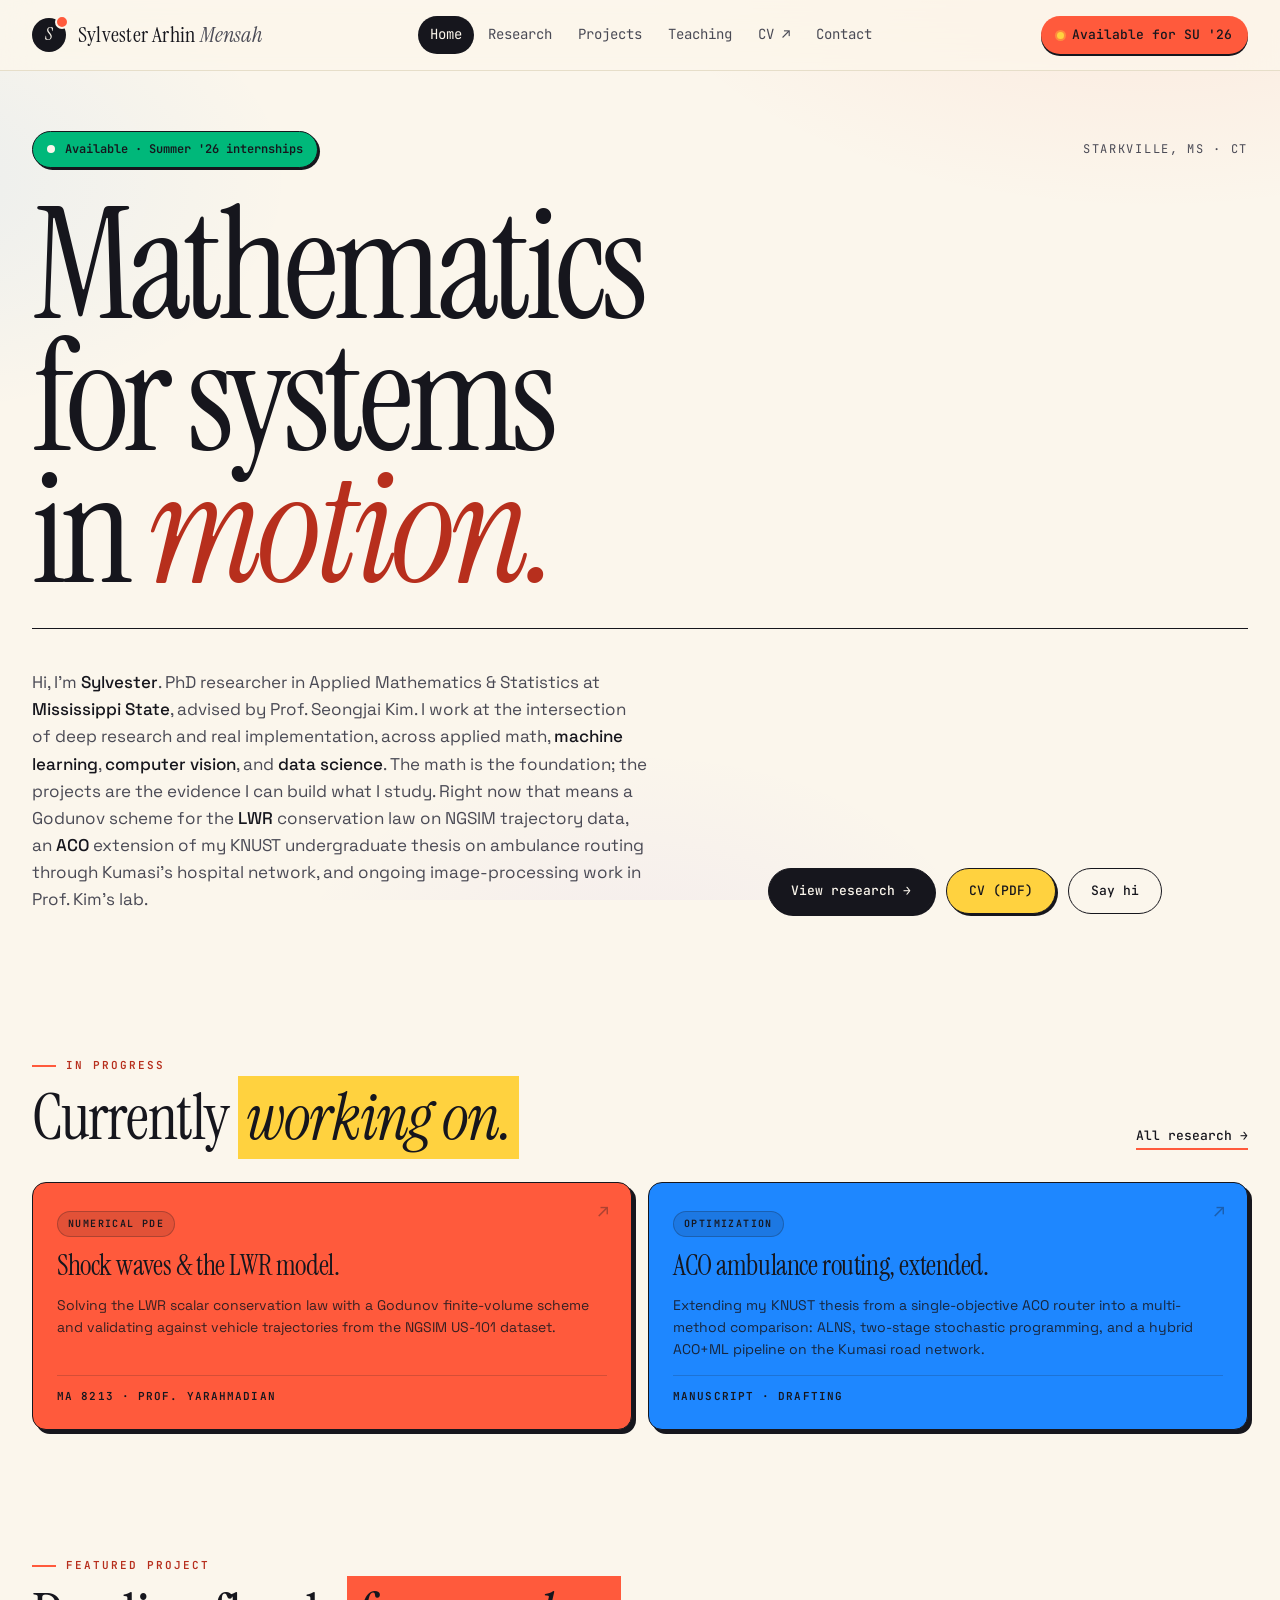
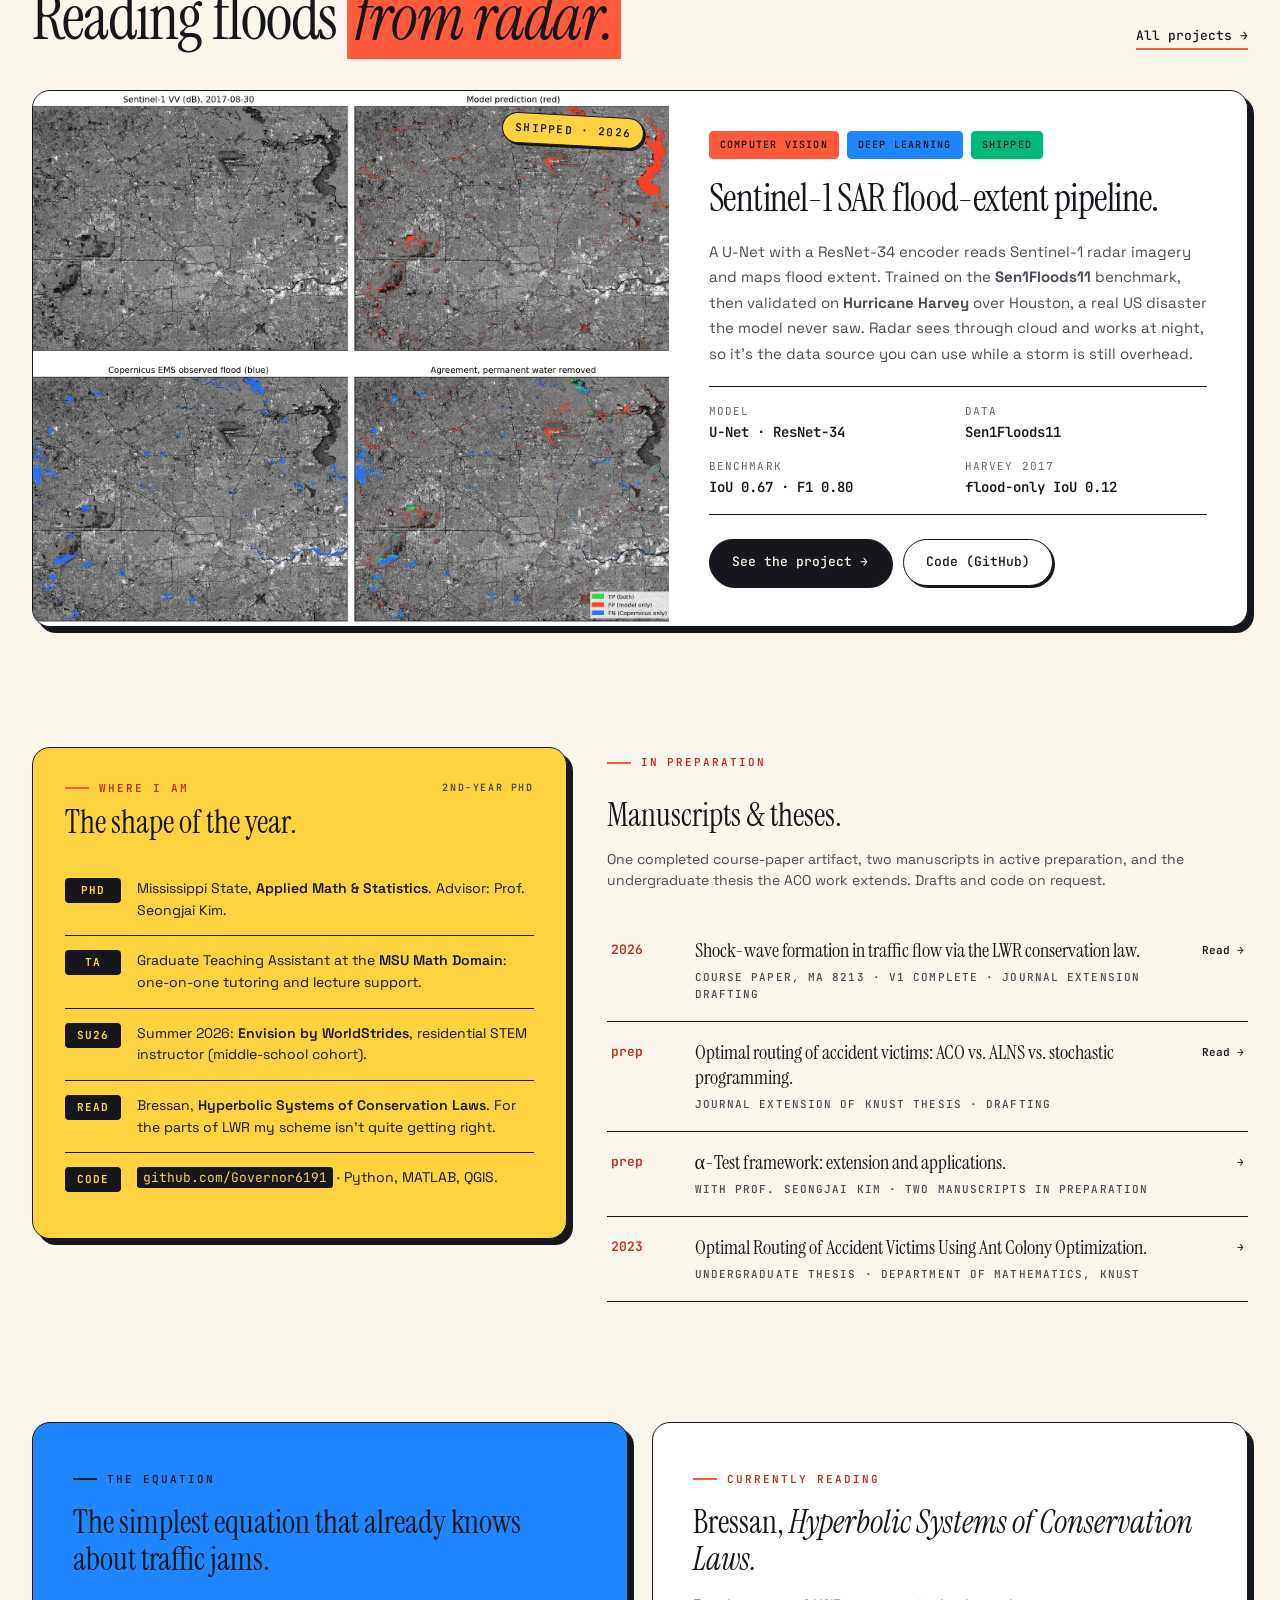
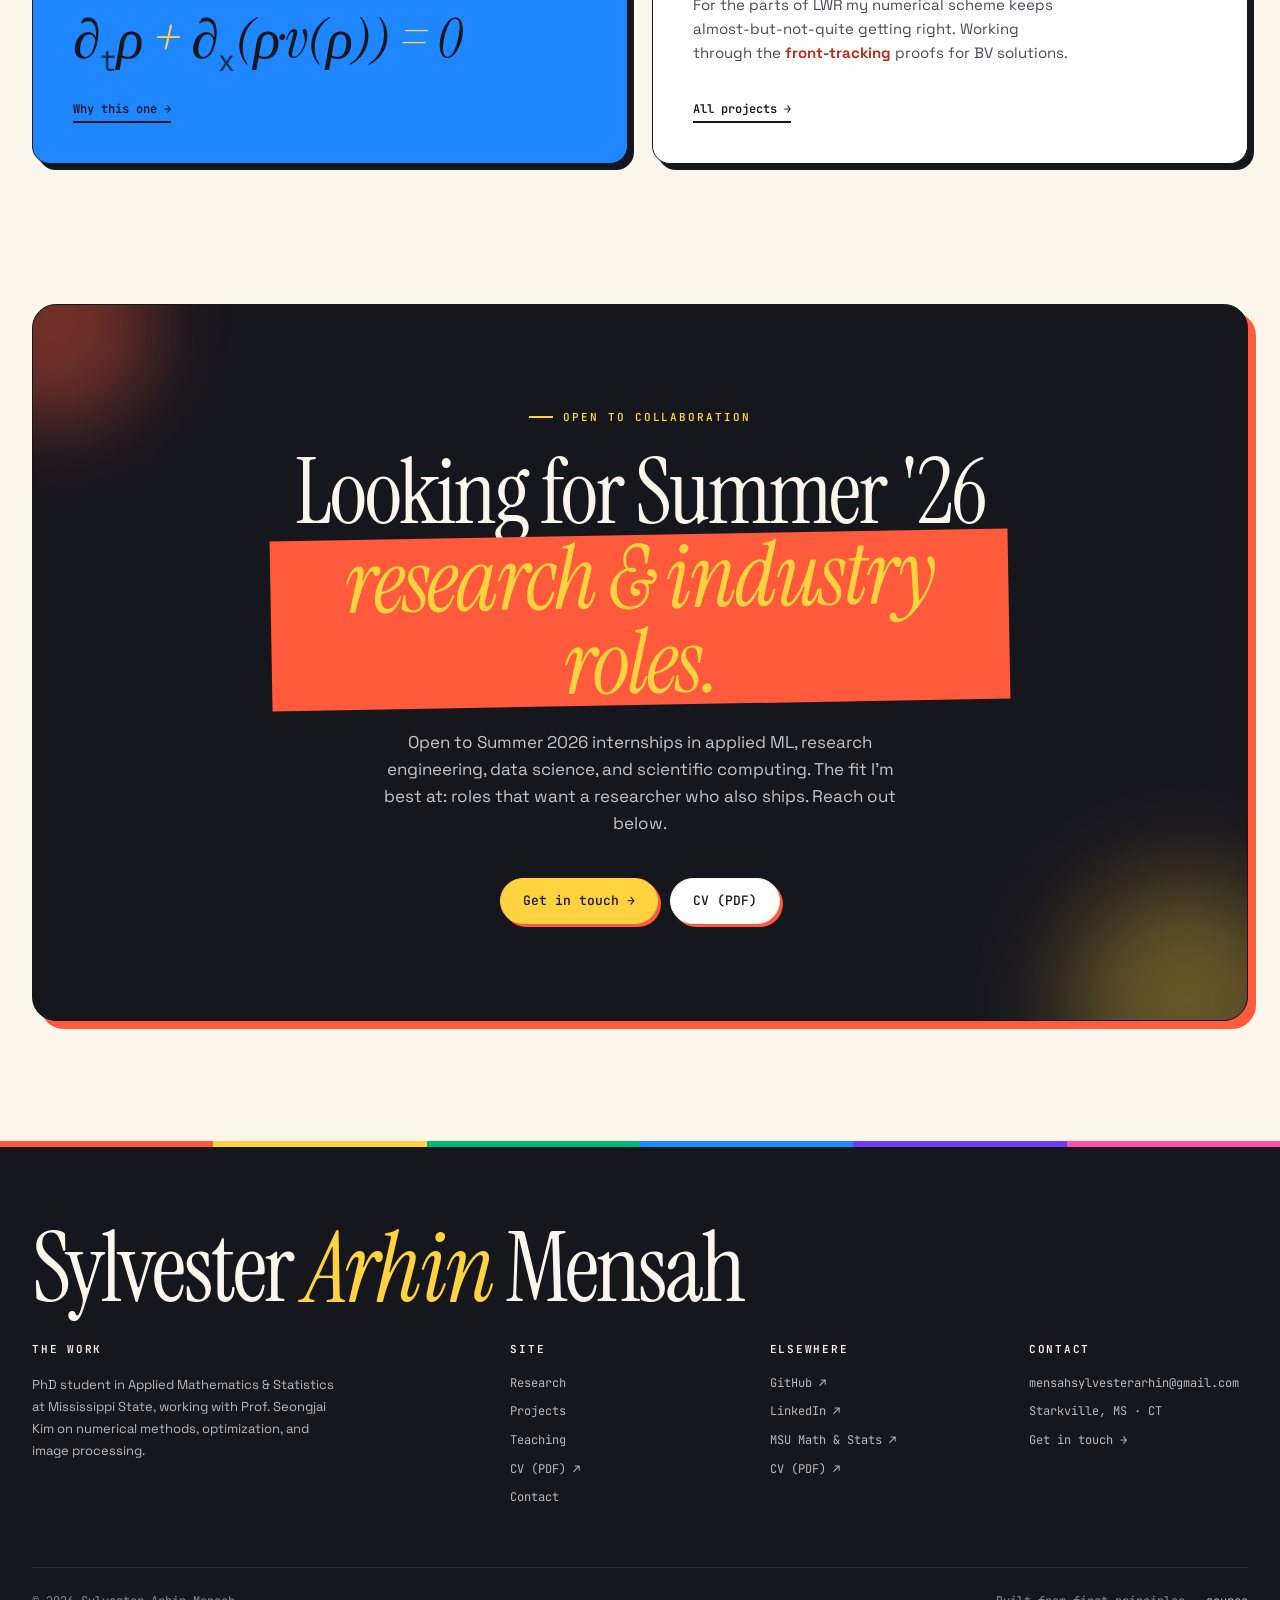
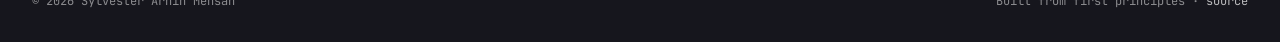
<file: index.html>
<!doctype html>
<html lang="en">
<head>
<meta charset="utf-8" />
<meta name="viewport" content="width=device-width,initial-scale=1" />
<title>Sylvester Arhin Mensah · PhD researcher · Applied math, ML, computer vision, scientific computing</title>
<meta name="description" content="Sylvester Arhin Mensah. PhD researcher in Applied Mathematics &amp; Statistics at Mississippi State, working at the intersection of deep research and real implementation across applied math, machine learning, computer vision, and scientific computing." />
<link rel="canonical" href="https://governor6191.github.io/" />

<!-- Open Graph + Twitter -->
<meta property="og:type" content="website" />
<meta property="og:site_name" content="Sylvester Arhin Mensah" />
<meta property="og:title" content="Sylvester Arhin Mensah · PhD researcher · Applied math, ML, computer vision, scientific computing" />
<meta property="og:description" content="PhD researcher in Applied Mathematics &amp; Statistics at Mississippi State, working at the intersection of deep research and real implementation across applied math, machine learning, computer vision, and scientific computing." />
<meta property="og:url" content="https://governor6191.github.io/" />
<meta property="og:image" content="https://governor6191.github.io/og/og-image.png" />
<meta property="og:image:width" content="1200" />
<meta property="og:image:height" content="720" />
<meta property="og:image:type" content="image/png" />
<meta property="og:image:alt" content="Sylvester Arhin Mensah. Mathematics for systems in motion. PhD · Mississippi State University." />
<meta name="twitter:card" content="summary_large_image" />
<meta name="twitter:title" content="Sylvester Arhin Mensah · PhD researcher · Applied math, ML, computer vision, scientific computing" />
<meta name="twitter:description" content="PhD researcher in Applied Mathematics &amp; Statistics at Mississippi State, working at the intersection of deep research and real implementation across applied math, machine learning, computer vision, and scientific computing." />
<meta name="twitter:image" content="https://governor6191.github.io/og/og-image.png" />
<meta name="twitter:image:alt" content="Sylvester Arhin Mensah. Mathematics for systems in motion. PhD · Mississippi State University." />

<link rel="stylesheet" href="shared.css" />
<style>
  /* ============================================================
     Home page. BRIGHT edition.
     ============================================================ */

  /* ===== HERO ===== */
  .hero {
    padding: 60px 0 40px;
    position: relative;
  }
  .hero-top-row {
    display: flex; justify-content: space-between; align-items: center;
    gap: 24px;
    margin-bottom: 32px;
    flex-wrap: wrap;
  }
  .hero-status {
    display: inline-flex; align-items: center; gap: 10px;
    padding: 8px 14px;
    background: var(--accent-4);
    color: var(--ink);
    border: 1.5px solid var(--ink);
    border-radius: 999px;
    font-family: var(--mono); font-size: 12px;
    font-weight: 600;
    box-shadow: 2px 2px 0 var(--ink);
  }
  .hero-status .pulse-dot {
    width: 8px; height: 8px; border-radius: 50%;
    background: var(--bg);
    animation: pulse 1.6s infinite;
  }
  @keyframes pulse {
    0%, 100% { opacity: 1; transform: scale(1); }
    50% { opacity: 0.5; transform: scale(0.8); }
  }
  .hero-locale {
    font-family: var(--mono); font-size: 12px;
    color: var(--ink-2);
    text-transform: uppercase; letter-spacing: 0.14em;
  }

  .hero h1 {
    font-family: var(--serif);
    font-weight: 400;
    font-size: clamp(72px, 12vw, 200px);
    line-height: 0.86;
    letter-spacing: -0.035em;
    color: var(--ink);
    margin-bottom: 32px;
  }
  .hero h1 .row { display: block; }
  .hero h1 em.coral {
    font-style: italic;
    color: var(--accent-text);
    position: relative;
    display: inline-block;
  }
  .hero h1 em.coral::after {
    content: '';
    position: absolute;
    left: 0; right: 0; bottom: 0.08em;
    height: 0.15em;
    background: var(--accent-3);
    z-index: -1;
  }
  .hero h1 .stamp-blue {
    background: var(--accent-2);
    color: var(--ink);
    padding: 0 0.18em;
    font-style: italic;
    transform: rotate(-1.5deg);
    display: inline-block;
  }
  .hero h1 .stamp-yellow {
    background: var(--accent-3);
    color: var(--ink);
    padding: 0 0.12em;
    display: inline-block;
  }

  .hero-bottom-row {
    display: grid;
    grid-template-columns: 1.4fr 1fr;
    gap: 64px;
    align-items: end;
    padding-top: 24px;
    border-top: 1.5px solid var(--ink);
  }
  .hero-bio {
    color: var(--ink-2);
    font-size: 17px;
    line-height: 1.6;
    max-width: 56ch;
    padding-top: 16px;
  }
  .hero-bio b { color: var(--ink); font-weight: 500; }

  .hero-actions {
    display: flex; flex-wrap: wrap; gap: 12px;
    padding-top: 16px;
    align-items: center;
  }

  /* ===== "CURRENTLY WORKING ON" (replaces stats) ===== */
  .now-doing {
    margin-top: 96px;
  }
  .now-doing-head {
    display: flex; justify-content: space-between; align-items: end;
    margin-bottom: 32px;
    gap: 24px;
    flex-wrap: wrap;
  }
  .now-doing-grid {
    display: grid;
    grid-template-columns: repeat(2, 1fr);
    gap: 16px;
  }
  .doing-card {
    padding: 28px 24px 24px;
    border: 1.5px solid var(--ink);
    border-radius: 14px;
    background: var(--bg-2);
    box-shadow: 4px 4px 0 var(--ink);
    transition: transform .2s, box-shadow .2s;
    position: relative;
    display: flex; flex-direction: column; gap: 14px;
    color: inherit;
  }
  .doing-card:hover { transform: translate(-2px, -2px); box-shadow: 6px 6px 0 var(--ink); }
  .doing-card::after {
    content: '↗';
    position: absolute;
    top: 20px; right: 22px;
    font-family: var(--mono);
    font-size: 18px;
    line-height: 1;
    color: var(--ink);
    opacity: 0.35;
    transition: opacity .15s, transform .15s;
    pointer-events: none;
  }
  .doing-card:hover::after { opacity: 1; transform: translate(2px, -2px); }
  .doing-card:focus-visible { outline: 3px solid var(--accent-2); outline-offset: 3px; }
  .doing-card:nth-child(1) { background: var(--accent); color: var(--ink); }
  .doing-card:nth-child(2) { background: var(--accent-2); color: var(--ink); }
  .doing-card:nth-child(3) { background: var(--bg-2); color: var(--ink); }

  .doing-tag {
    font-family: var(--mono);
    font-size: 10px;
    font-weight: 600;
    text-transform: uppercase;
    letter-spacing: 0.14em;
    align-self: flex-start;
    padding: 4px 10px;
    border-radius: 999px;
    background: rgba(22,22,29,0.12);
    border: 1px solid rgba(22,22,29,0.25);
    color: var(--ink);
  }
  .doing-card:nth-child(3) .doing-tag { background: var(--accent-3); border-color: var(--ink); }
  .doing-card h4 {
    font-family: var(--serif);
    font-weight: 400;
    font-size: 28px;
    line-height: 1.1;
    letter-spacing: -0.015em;
  }
  .doing-card p {
    font-size: 14px;
    line-height: 1.55;
    color: var(--ink);
    opacity: 0.85;
  }
  .doing-card .doing-meta {
    margin-top: auto;
    font-family: var(--mono);
    font-size: 11px;
    font-weight: 600;
    text-transform: uppercase;
    letter-spacing: 0.1em;
    padding-top: 12px;
    border-top: 1px solid rgba(22,22,29,0.18);
    color: var(--ink);
  }

  /* ===== FEATURED ===== */
  .featured {
    margin-top: 120px;
  }
  .section-head {
    display: flex; justify-content: space-between; align-items: end;
    margin-bottom: 40px;
    gap: 24px;
    flex-wrap: wrap;
  }
  .section-head .more-link {
    font-family: var(--mono);
    font-size: 13px;
    font-weight: 500;
    color: var(--ink);
    border-bottom: 2px solid var(--accent);
    padding-bottom: 2px;
    transition: color .15s;
  }
  .section-head .more-link:hover { color: var(--accent-text); }

  .featured-card {
    display: grid;
    grid-template-columns: 1.1fr 1fr;
    border: 1.5px solid var(--ink);
    border-radius: 18px;
    overflow: hidden;
    background: var(--bg-2);
    box-shadow: 6px 6px 0 var(--ink);
  }
  .featured-media {
    position: relative;
    background: var(--ink);
    min-height: 340px;
    overflow: hidden;
  }
  .featured-media .lwr-canvas {
    position: absolute; inset: 0;
  }
  .featured-media .featured-img {
    position: absolute;
    inset: 0;
    width: 100%;
    height: 100%;
    object-fit: cover;
    object-position: center;
  }
  .featured-media .play-pill {
    position: absolute; bottom: 24px; left: 24px;
    background: var(--bg-2);
    color: var(--ink);
    border: 1.5px solid var(--ink);
    font-family: var(--mono);
    font-size: 12px;
    font-weight: 600;
    padding: 8px 14px 8px 8px;
    border-radius: 999px;
    display: inline-flex; align-items: center; gap: 10px;
    box-shadow: 2px 2px 0 var(--ink);
  }
  .featured-media .play-pill .play {
    width: 22px; height: 22px; border-radius: 50%;
    background: var(--accent);
    color: var(--ink);
    display: grid; place-items: center;
    font-size: 10px;
  }
  .featured-media .corner-tag {
    position: absolute; top: 24px; right: 24px;
    background: var(--accent-3);
    color: var(--ink);
    font-family: var(--mono);
    font-size: 11px;
    font-weight: 600;
    text-transform: uppercase;
    letter-spacing: 0.12em;
    padding: 6px 12px;
    border-radius: 999px;
    border: 1.5px solid var(--ink);
    box-shadow: 2px 2px 0 var(--ink);
    transform: rotate(3deg);
  }

  .featured-body {
    padding: 40px;
    display: flex; flex-direction: column; gap: 20px;
  }
  .featured-body .tags { display: flex; gap: 8px; flex-wrap: wrap; }
  .featured-body h2 {
    font-family: var(--serif);
    font-weight: 400;
    font-size: 38px;
    line-height: 1.05;
    letter-spacing: -0.015em;
  }
  .featured-body p {
    color: var(--ink-2);
    font-size: 15px;
    line-height: 1.7;
  }
  .featured-body .meta-row {
    display: grid;
    grid-template-columns: repeat(2, 1fr);
    gap: 14px;
    padding: 16px 0;
    border-top: 1.5px solid var(--ink);
    border-bottom: 1.5px solid var(--ink);
  }
  .featured-body .meta-row .mr-cell {
    font-family: var(--mono);
    font-size: 11px;
    text-transform: uppercase;
    letter-spacing: 0.1em;
    color: var(--ink-3);
  }
  .featured-body .meta-row .mr-cell b {
    display: block;
    color: var(--ink);
    font-weight: 600;
    font-size: 14px;
    text-transform: none;
    letter-spacing: 0;
    margin-top: 2px;
  }

  /* ===== NOW + PUBS SPLIT ===== */
  .split {
    margin-top: 120px;
    display: grid;
    grid-template-columns: 1fr 1.2fr;
    gap: 40px;
    align-items: start;
  }

  .now-card {
    padding: 32px;
    border: 1.5px solid var(--ink);
    border-radius: 18px;
    background: var(--accent-3);
    box-shadow: 6px 6px 0 var(--ink);
    color: var(--ink);
  }
  .now-head {
    display: flex; justify-content: space-between; align-items: center;
    margin-bottom: 8px;
  }
  .now-card .now-stamp {
    font-family: var(--mono); font-size: 10px;
    color: var(--ink-2); letter-spacing: 0.16em; text-transform: uppercase;
    font-weight: 600;
  }
  .now-card .eyebrow { color: var(--accent-text); }
  .now-card h3 {
    font-family: var(--serif);
    font-weight: 400;
    font-size: 32px;
    line-height: 1.1;
    margin-bottom: 24px;
    margin-top: 8px;
  }
  .now-list { display: flex; flex-direction: column; gap: 0; }
  .now-item {
    display: grid; grid-template-columns: 56px 1fr; gap: 16px;
    padding: 14px 0;
    border-bottom: 1.5px solid var(--ink);
    align-items: start;
  }
  .now-item:last-child { border-bottom: 0; }
  .now-item .marker {
    font-family: var(--mono); font-size: 11px;
    font-weight: 700;
    background: var(--ink);
    color: var(--accent-3);
    padding: 4px 8px;
    border-radius: 4px;
    text-align: center;
    letter-spacing: 0.08em;
  }
  .now-item .body { font-size: 14px; line-height: 1.55; color: var(--ink); }
  .now-item .body b { font-weight: 600; }

  .pubs-preview h3 {
    font-family: var(--serif);
    font-weight: 400;
    font-size: 32px;
    margin-bottom: 8px;
    margin-top: 8px;
  }
  .pubs-preview > p {
    color: var(--ink-2); margin-bottom: 28px; font-size: 14px;
  }
  .pub-row {
    display: grid;
    grid-template-columns: 64px 1fr auto;
    gap: 20px;
    padding: 18px 4px;
    border-bottom: 1.5px solid var(--ink);
    align-items: start;
    transition: padding .15s, background .15s;
    cursor: pointer;
  }
  .pub-row:hover { background: var(--accent-3); padding-left: 14px; padding-right: 14px; }
  .pub-row:hover .pub-title { color: var(--ink); }
  .pub-year {
    font-family: var(--mono);
    font-size: 13px;
    font-weight: 600;
    color: var(--accent-text);
    padding-top: 2px;
  }
  .pub-title {
    font-family: var(--serif);
    font-size: 20px;
    line-height: 1.25;
    transition: color .2s;
    margin-bottom: 6px;
  }
  .pub-venue {
    font-family: var(--mono); font-size: 11px;
    color: var(--ink-2);
    text-transform: uppercase; letter-spacing: 0.1em;
    font-weight: 500;
  }
  .pub-link {
    font-family: var(--mono); font-size: 11px;
    font-weight: 600;
    color: var(--ink);
    padding-top: 4px;
    white-space: nowrap;
  }

  /* ===== FOCUS / EQUATION ===== */
  .focus {
    margin-top: 120px;
    display: grid;
    grid-template-columns: 1fr 1fr;
    gap: 24px;
  }
  .focus .panel {
    border: 1.5px solid var(--ink);
    border-radius: 18px;
    padding: 40px;
    min-height: 320px;
    display: flex; flex-direction: column; justify-content: space-between;
    box-shadow: 6px 6px 0 var(--ink);
    transition: transform .2s, box-shadow .2s;
  }
  .focus .panel:hover { transform: translate(-2px, -2px); box-shadow: 8px 8px 0 var(--ink); }
  .focus .panel.equation {
    background: var(--accent-2);
    color: var(--ink);
  }
  .focus .panel.equation .eyebrow { color: var(--ink); }
  .focus .panel.equation .eyebrow::before { background: var(--ink); }
  .focus .panel.reading {
    background: var(--bg-2);
  }

  .focus h4 {
    font-family: var(--serif);
    font-weight: 400;
    font-size: 32px;
    line-height: 1.15;
    margin-bottom: 16px;
  }
  .focus p {
    font-size: 15px; line-height: 1.6;
    max-width: 38ch;
  }
  .focus .equation .equation-display {
    font-family: var(--serif);
    font-style: italic;
    font-size: 56px;
    line-height: 1.1;
    margin: 16px 0;
    letter-spacing: -0.01em;
  }
  .focus .equation-display sub { font-size: 0.5em; font-style: normal; font-family: var(--mono); opacity: 0.8; }
  .focus .equation-display .op { color: var(--accent-3); }

  .focus .links { display: flex; gap: 16px; flex-wrap: wrap; margin-top: 8px; }
  .focus .links a {
    font-family: var(--mono); font-size: 12px;
    font-weight: 600;
    border-bottom: 2px solid currentColor;
    padding-bottom: 2px;
  }
  .focus .panel.reading p b { color: var(--accent-text); }

  /* ===== CLOSER ===== */
  .closer {
    margin-top: 140px;
    background: var(--ink);
    color: var(--bg);
    padding: 96px 48px;
    border-radius: 24px;
    text-align: center;
    border: 1.5px solid var(--ink);
    box-shadow: 8px 8px 0 var(--accent);
    position: relative;
    overflow: hidden;
  }
  .closer::before {
    content: '';
    position: absolute;
    width: 200px; height: 200px;
    background: var(--accent);
    border-radius: 50%;
    top: -80px; left: -80px;
    opacity: 0.4;
    filter: blur(40px);
  }
  .closer::after {
    content: '';
    position: absolute;
    width: 240px; height: 240px;
    background: var(--accent-3);
    border-radius: 50%;
    bottom: -100px; right: -60px;
    opacity: 0.35;
    filter: blur(50px);
  }
  .closer .eyebrow {
    color: var(--accent-3);
    justify-content: center;
    margin-bottom: 24px;
    position: relative;
  }
  .closer .eyebrow::before { background: var(--accent-3); }
  .closer h2 {
    font-family: var(--serif);
    font-weight: 400;
    font-size: clamp(48px, 7vw, 96px);
    line-height: 0.95;
    letter-spacing: -0.025em;
    margin-bottom: 24px;
    max-width: 18ch;
    margin-left: auto; margin-right: auto;
    position: relative;
  }
  .closer h2 em {
    color: var(--accent-3);
    font-style: italic;
    background: var(--accent);
    padding: 0 0.15em;
    display: inline-block;
    transform: rotate(-1deg);
  }
  .closer p {
    color: rgba(255,255,255,0.75);
    font-size: 17px;
    line-height: 1.6;
    max-width: 48ch;
    margin: 0 auto 40px;
    position: relative;
  }
  .closer .actions { display: flex; gap: 12px; justify-content: center; flex-wrap: wrap; position: relative; }
  .closer .btn { background: var(--bg-2); color: var(--ink); border-color: var(--bg); box-shadow: 3px 3px 0 var(--accent); }
  .closer .btn.primary { background: var(--accent-3); color: var(--ink); border-color: var(--accent-3); }
  .closer .btn:hover { box-shadow: 5px 5px 0 var(--accent); }

  /* responsive */
  @media (max-width: 980px) {
    .hero-bottom-row { grid-template-columns: 1fr; gap: 24px; }
    .now-doing-grid { grid-template-columns: 1fr; }
    .featured-card { grid-template-columns: 1fr; }
    .featured-media { min-height: 280px; }
    .split { grid-template-columns: 1fr; }
    .focus { grid-template-columns: 1fr; }
  }
</style>
</head>
<body data-page="home">
<div id="nav-mount"></div>

<main class="wrap">

  <!-- ============== HERO ============== -->
  <section class="hero">
    <div class="hero-top-row">
      <div class="hero-status">
        <span class="pulse-dot"></span>
        Available · Summer '26 internships
      </div>
      <div class="hero-locale">Starkville, MS · CT</div>
    </div>

    <h1>
      <span class="row">Mathematics</span>
      <span class="row">for systems</span>
      <span class="row">in <em class="coral">motion.</em></span>
    </h1>

    <div class="hero-bottom-row">
      <p class="hero-bio">
        Hi, I'm <b>Sylvester</b>. PhD researcher in Applied Mathematics &amp;
        Statistics at <b>Mississippi State</b>, advised by Prof. Seongjai
        Kim. I work at the intersection of deep research and real
        implementation, across applied math, <b>machine learning</b>,
        <b>computer vision</b>, and <b>data science</b>. The math is the
        foundation; the projects are the evidence I can build what I study.
        Right now that means a Godunov scheme for the <b>LWR</b>
        conservation law on NGSIM trajectory data, an <b>ACO</b> extension
        of my KNUST undergraduate thesis on ambulance routing through
        Kumasi's hospital network, and ongoing image-processing work in
        Prof. Kim's lab.
      </p>
      <div class="hero-actions">
        <a class="btn primary" href="research.html">View research →</a>
        <a class="btn yellow" href="cv/sylvester-arhin-mensah-cv.pdf" target="_blank" rel="noopener">CV (PDF)</a>
        <a class="btn ghost" href="contact.html">Say hi</a>
      </div>
    </div>

  </section>

  <!-- ============== CURRENTLY WORKING ON ============== -->
  <section class="now-doing">
    <div class="now-doing-head">
      <div>
        <div class="eyebrow" style="margin-bottom: 12px;">In progress</div>
        <h2 class="section-title">Currently <em class="hl-yellow">working on.</em></h2>
      </div>
      <a class="more-link" href="research.html" style="font-family: var(--mono); font-size: 13px; font-weight: 500; color: var(--ink); border-bottom: 2px solid var(--accent); padding-bottom: 2px;">All research →</a>
    </div>

    <div class="now-doing-grid">
      <a class="doing-card" href="/research/lwr/" aria-label="Read the full LWR research project">
        <span class="doing-tag">Numerical PDE</span>
        <h4>Shock waves &amp; the LWR model.</h4>
        <p>
          Solving the LWR scalar conservation law with a Godunov finite-volume
          scheme and validating against vehicle trajectories from the NGSIM
          US-101 dataset.
        </p>
        <div class="doing-meta">MA 8213 · Prof. Yarahmadian</div>
      </a>
      <a class="doing-card" href="/research/aco/" aria-label="See the ACO ambulance routing project">
        <span class="doing-tag">Optimization</span>
        <h4>ACO ambulance routing, extended.</h4>
        <p>
          Extending my KNUST thesis from a single-objective ACO router into a
          multi-method comparison: ALNS, two-stage stochastic programming,
          and a hybrid ACO+ML pipeline on the Kumasi road network.
        </p>
        <div class="doing-meta">Manuscript · drafting</div>
      </a>
    </div>
  </section>

  <!-- ============== FEATURED PROJECT ============== -->
  <section class="featured">
    <div class="section-head">
      <div>
        <div class="eyebrow" style="margin-bottom: 12px;">Featured project</div>
        <h2 class="section-title">Reading floods <em class="hl-coral">from radar.</em></h2>
      </div>
      <a class="more-link" href="projects.html">All projects →</a>
    </div>

    <article class="featured-card">
      <div class="featured-media">
        <img class="featured-img"
             src="assets/images/harvey_validation.png"
             alt="Four-panel Hurricane Harvey validation over Houston: Sentinel-1 VV radar input, the model's predicted flood extent in red, the Copernicus EMS observed flood in blue, and the agreement map with permanent water removed."
             width="1677" height="1374"
             loading="lazy" />
        <span class="corner-tag">shipped · 2026</span>
      </div>
      <div class="featured-body">
        <div class="tags">
          <span class="tag accent">Computer vision</span>
          <span class="tag blue">Deep learning</span>
          <span class="tag green">Shipped</span>
        </div>
        <h2>Sentinel-1 SAR flood-extent pipeline.</h2>
        <p>
          A U-Net with a ResNet-34 encoder reads Sentinel-1 radar imagery
          and maps flood extent. Trained on the <b>Sen1Floods11</b>
          benchmark, then validated on <b>Hurricane Harvey</b> over Houston,
          a real US disaster the model never saw. Radar sees through cloud
          and works at night, so it's the data source you can use while a
          storm is still overhead.
        </p>
        <div class="meta-row">
          <div class="mr-cell">Model<b>U-Net · ResNet-34</b></div>
          <div class="mr-cell">Data<b>Sen1Floods11</b></div>
          <div class="mr-cell">Benchmark<b>IoU 0.67 · F1 0.80</b></div>
          <div class="mr-cell">Harvey 2017<b>flood-only IoU 0.12</b></div>
        </div>
        <div style="display: flex; gap: 12px; margin-top: 4px; flex-wrap: wrap;">
          <a class="btn primary" href="projects.html#sar-flood">See the project →</a>
          <a class="btn" href="https://github.com/Governor6191/sar-flood-extent" target="_blank" rel="noopener">Code (GitHub)</a>
        </div>
      </div>
    </article>
  </section>

  <!-- ============== NOW + MANUSCRIPTS ============== -->
  <section class="split">
    <aside class="now-card">
      <div class="now-head">
        <div class="eyebrow">Where I am</div>
        <span class="now-stamp">2nd-year PhD</span>
      </div>
      <h3>The shape of the year.</h3>
      <ul class="now-list">
        <li class="now-item">
          <span class="marker">PHD</span>
          <span class="body">Mississippi State, <b>Applied Math &amp; Statistics</b>. Advisor: Prof. Seongjai Kim.</span>
        </li>
        <li class="now-item">
          <span class="marker">TA</span>
          <span class="body">Graduate Teaching Assistant at the <b>MSU Math Domain</b>: one-on-one tutoring and lecture support.</span>
        </li>
        <li class="now-item">
          <span class="marker">SU26</span>
          <span class="body">Summer 2026: <b>Envision by WorldStrides</b>, residential STEM instructor (middle-school cohort).</span>
        </li>
        <li class="now-item">
          <span class="marker">READ</span>
          <span class="body">Bressan, <b>Hyperbolic Systems of Conservation Laws</b>. For the parts of LWR my scheme isn't quite getting right.</span>
        </li>
        <li class="now-item">
          <span class="marker">CODE</span>
          <span class="body"><a href="https://github.com/Governor6191" target="_blank" rel="noopener" style="font-family: var(--mono); background: var(--ink); color: var(--accent-3); padding: 2px 6px; border-radius: 3px; font-size: 13px;">github.com/Governor6191</a> · Python, MATLAB, QGIS.</span>
        </li>
      </ul>
    </aside>

    <div class="pubs-preview">
      <div class="eyebrow" style="margin-bottom: 12px;">In preparation</div>
      <h3>Manuscripts &amp; theses.</h3>
      <p>One completed course-paper artifact, two manuscripts in active preparation, and the undergraduate thesis the ACO work extends. Drafts and code on request.</p>

      <a class="pub-row" href="/research/lwr/" style="color: inherit;">
        <span class="pub-year">2026</span>
        <div>
          <div class="pub-title">Shock-wave formation in traffic flow via the LWR conservation law.</div>
          <div class="pub-venue">Course paper, MA 8213 · v1 complete · journal extension drafting</div>
        </div>
        <span class="pub-link">Read →</span>
      </a>
      <a class="pub-row" href="/research/aco/" style="color: inherit;">
        <span class="pub-year">prep</span>
        <div>
          <div class="pub-title">Optimal routing of accident victims: ACO vs. ALNS vs. stochastic programming.</div>
          <div class="pub-venue">Journal extension of KNUST thesis · drafting</div>
        </div>
        <span class="pub-link">Read →</span>
      </a>
      <div class="pub-row">
        <span class="pub-year">prep</span>
        <div>
          <div class="pub-title">α-Test framework: extension and applications.</div>
          <div class="pub-venue">With Prof. Seongjai Kim · two manuscripts in preparation</div>
        </div>
        <span class="pub-link">→</span>
      </div>
      <div class="pub-row">
        <span class="pub-year">2023</span>
        <div>
          <div class="pub-title">Optimal Routing of Accident Victims Using Ant Colony Optimization.</div>
          <div class="pub-venue">Undergraduate thesis · Department of Mathematics, KNUST</div>
        </div>
        <span class="pub-link">→</span>
      </div>
    </div>
  </section>

  <!-- ============== FOCUS PANELS ============== -->
  <section class="focus">
    <div class="panel equation">
      <div>
        <div class="eyebrow" style="margin-bottom: 16px;">The equation</div>
        <h4>The simplest equation that already knows about traffic jams.</h4>
      </div>
      <div class="equation-display">
        ∂<sub>t</sub>ρ <span class="op">+</span> ∂<sub>x</sub>(ρ·v(ρ)) <span class="op">=</span> 0
      </div>
      <div class="links">
        <a href="research.html#lwr">Why this one →</a>
      </div>
    </div>

    <div class="panel reading">
      <div>
        <div class="eyebrow" style="margin-bottom: 16px;">Currently reading</div>
        <h4>Bressan, <em style="font-style: italic;">Hyperbolic Systems of Conservation Laws.</em></h4>
        <p style="margin-top: 16px; color: var(--ink-2);">
          For the parts of LWR my numerical scheme keeps almost-but-not-quite
          getting right. Working through the <b>front-tracking</b> proofs
          for BV solutions.
        </p>
      </div>
      <div class="links" style="margin-top: 24px;">
        <a href="research.html">All projects →</a>
      </div>
    </div>
  </section>

  <!-- ============== CLOSER ============== -->
  <section class="closer">
    <div class="eyebrow">Open to collaboration</div>
    <h2>Looking for Summer&nbsp;'26 <em>research &amp; industry roles.</em></h2>
    <p>
      Open to Summer&nbsp;2026 internships in applied ML, research
      engineering, data science, and scientific computing. The fit I'm
      best at: roles that want a researcher who also ships. Reach out
      below.
    </p>
    <div class="actions">
      <a class="btn primary" href="contact.html">Get in touch →</a>
      <a class="btn" href="cv/sylvester-arhin-mensah-cv.pdf" target="_blank" rel="noopener">CV (PDF)</a>
    </div>
  </section>

</main>

<div id="foot-mount"></div>

<script src="chrome.js"></script>
</body>
</html>
</file>
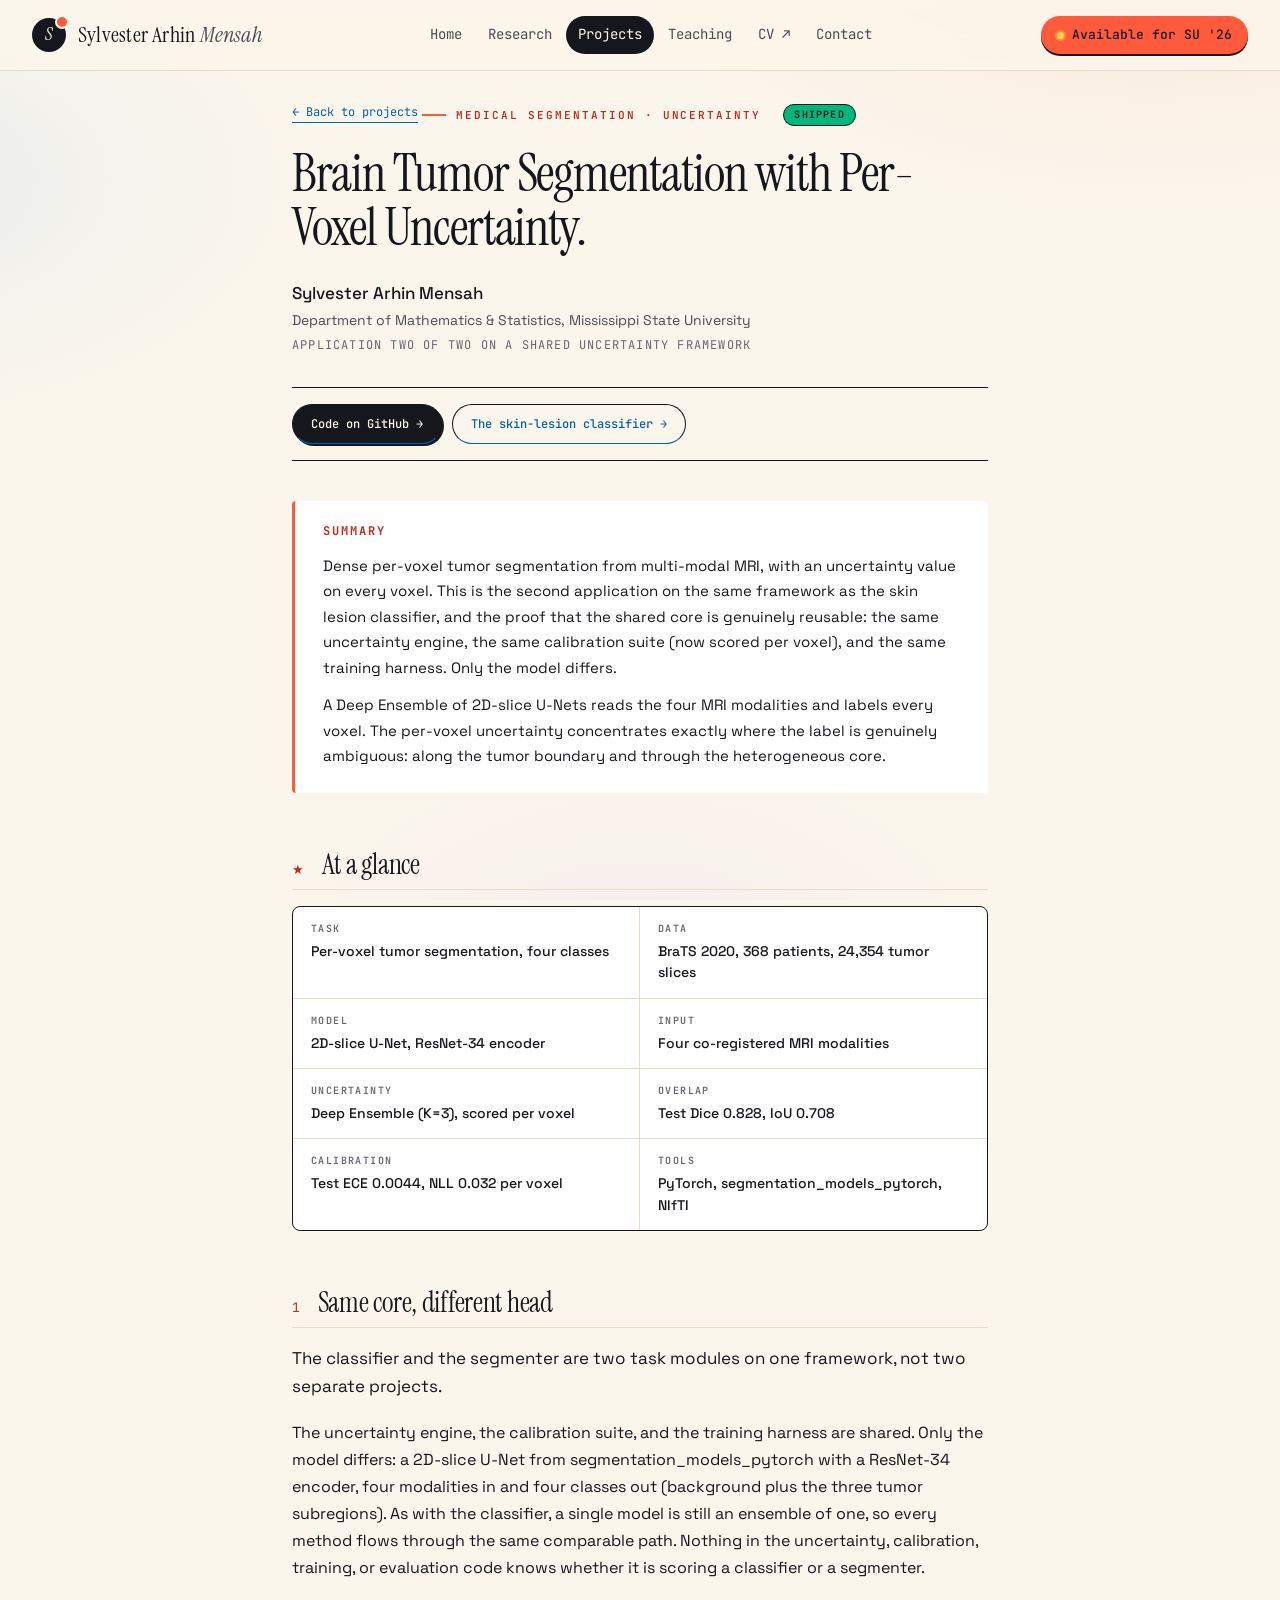
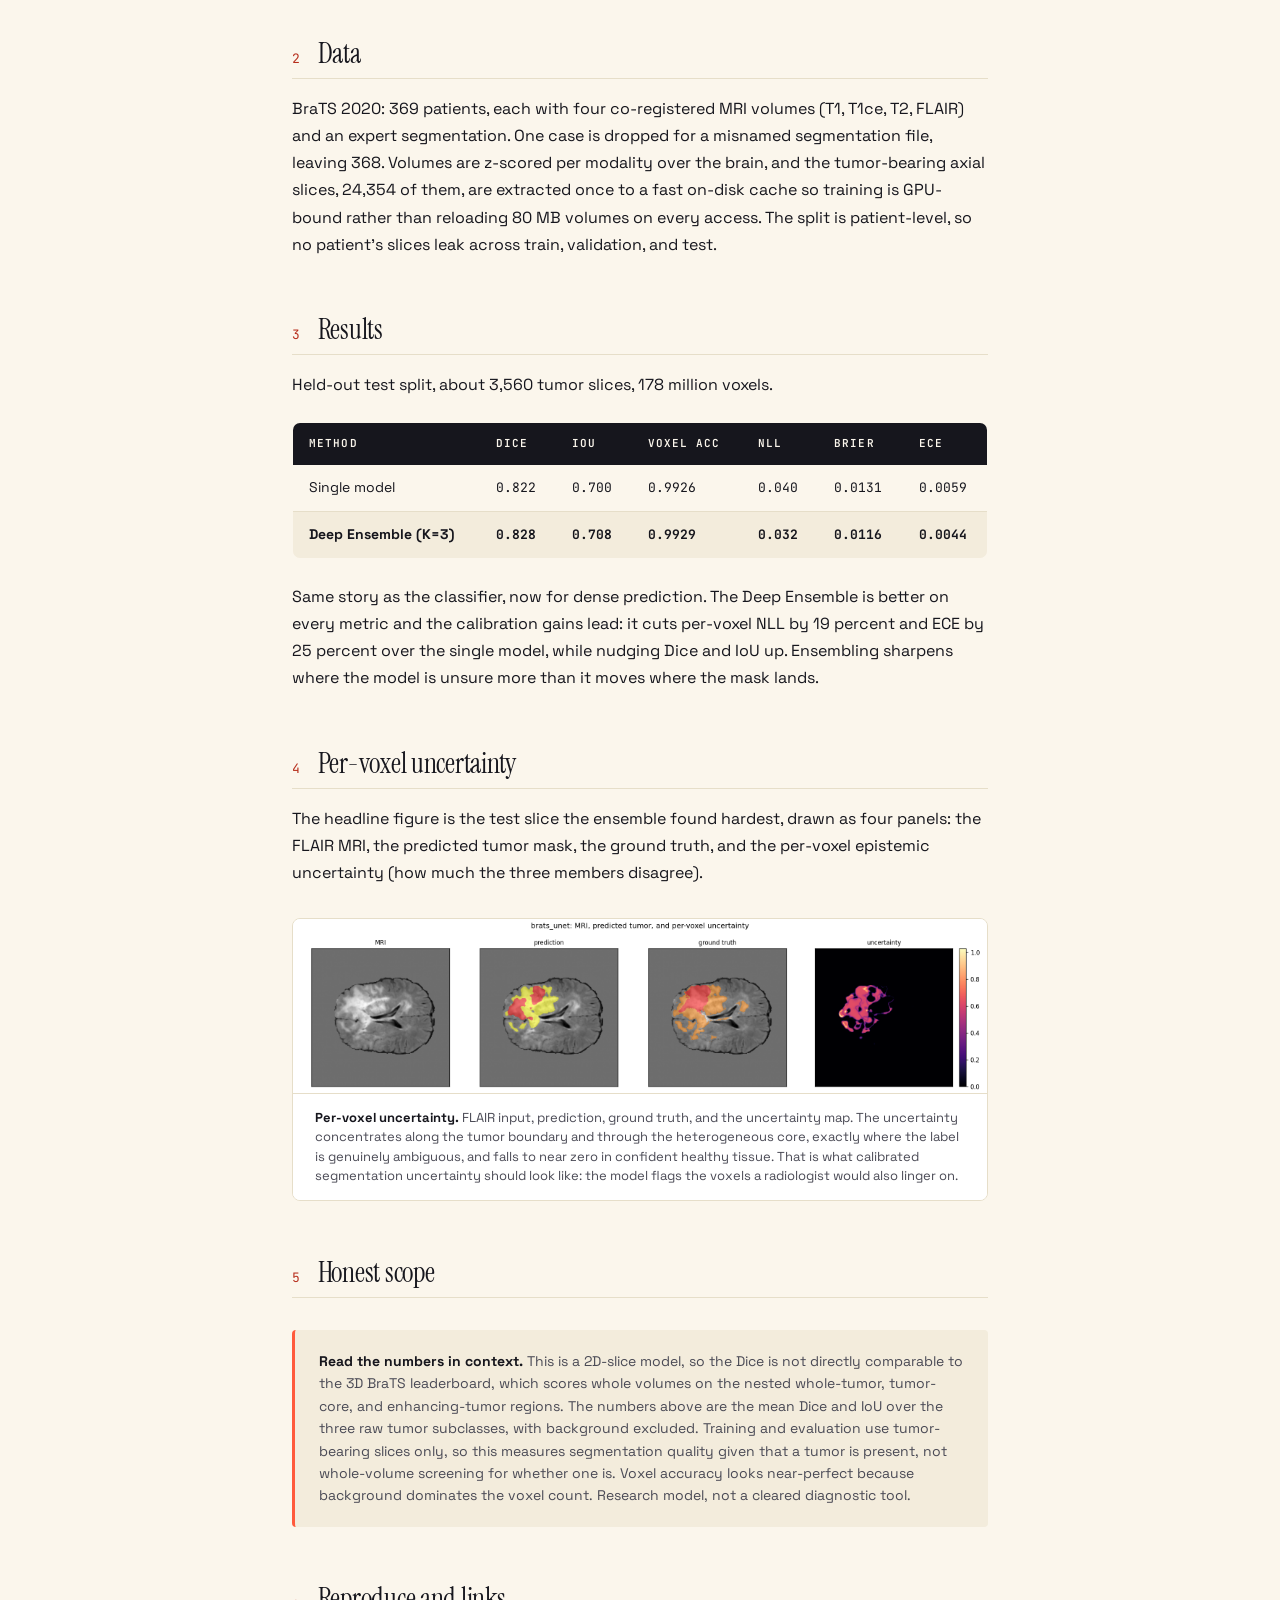
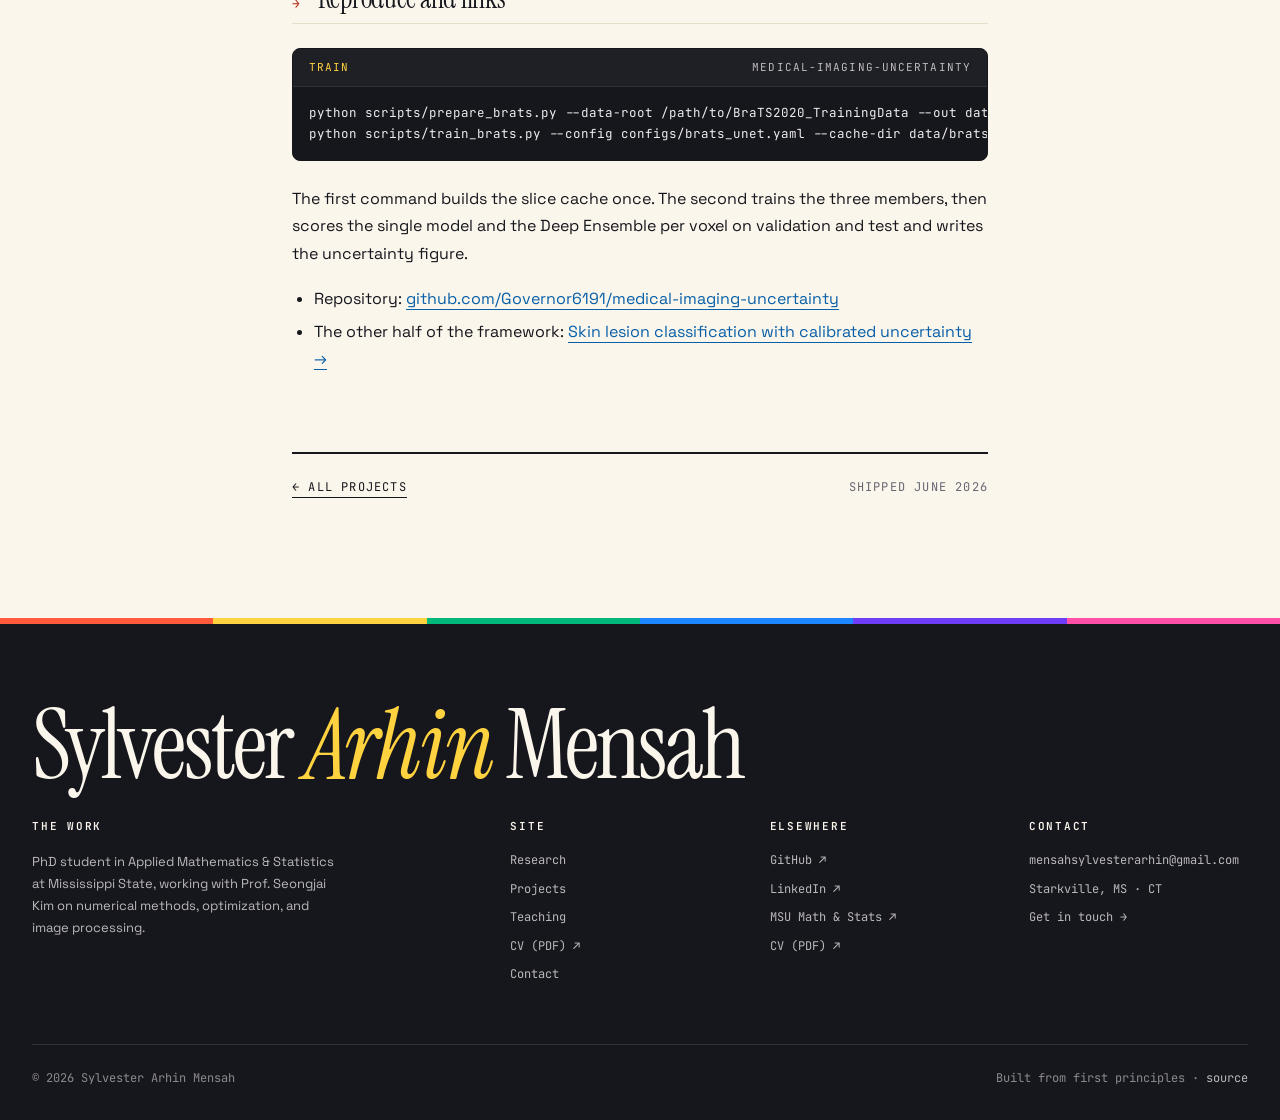
<file: projects/brain-tumor-uncertainty/index.html>
<!doctype html>
<html lang="en">
<head>
<meta charset="utf-8" />
<meta name="viewport" content="width=device-width,initial-scale=1" />
<title>Brain Tumor Segmentation with Per-Voxel Uncertainty · Sylvester Arhin Mensah</title>
<meta name="description" content="A 2D-slice U-Net that segments brain tumors from multi-modal MRI and reports per-voxel uncertainty via Deep Ensembles. Trained on BraTS 2020, test Dice 0.828. The second application on a shared uncertainty framework." />
<link rel="canonical" href="https://governor6191.github.io/projects/brain-tumor-uncertainty/" />

<meta property="og:type" content="article" />
<meta property="og:site_name" content="Sylvester Arhin Mensah" />
<meta property="og:title" content="Brain Tumor Segmentation with Per-Voxel Uncertainty" />
<meta property="og:description" content="Tumor masks from multi-modal MRI with per-voxel uncertainty via Deep Ensembles. Trained on BraTS 2020, test Dice 0.828." />
<meta property="og:url" content="https://governor6191.github.io/projects/brain-tumor-uncertainty/" />
<meta property="og:image" content="https://governor6191.github.io/og/og-image.png" />
<meta property="og:image:width" content="1200" />
<meta property="og:image:height" content="720" />
<meta name="twitter:card" content="summary_large_image" />
<meta name="twitter:title" content="Brain Tumor Segmentation with Per-Voxel Uncertainty" />
<meta name="twitter:description" content="Per-voxel uncertainty for brain tumor segmentation. Trained on BraTS 2020, test Dice 0.828." />
<meta name="twitter:image" content="https://governor6191.github.io/og/og-image.png" />

<link rel="stylesheet" href="/shared.css" />
<style>
  .paper { max-width: 760px; margin: 0 auto; padding: 0 var(--gutter); }
  .paper-back { display: inline-flex; align-items: center; gap: 6px; font-family: var(--mono); font-size: 12px; color: var(--ink-2); margin: 32px 0 24px; border-bottom: 1px solid transparent; transition: border-color .15s, color .15s; }
  .paper-back:hover { color: var(--ink); border-color: var(--ink); }
  .paper-eyebrow { font-family: var(--mono); font-size: 11px; font-weight: 600; text-transform: uppercase; letter-spacing: 0.18em; color: var(--accent-text); margin-bottom: 16px; display: inline-flex; align-items: center; gap: 10px; }
  .paper-eyebrow::before { content: ''; width: 24px; height: 2px; background: var(--accent); }
  .paper-status { display: inline-flex; align-items: center; gap: 8px; margin-left: 12px; padding: 2px 10px; border-radius: 999px; background: var(--accent-4); color: var(--ink); font-family: var(--mono); font-size: 10px; font-weight: 700; letter-spacing: 0.12em; text-transform: uppercase; border: 1px solid var(--ink); }
  .paper h1 { font-family: var(--serif); font-weight: 400; font-size: clamp(34px, 5vw, 52px); line-height: 1.05; letter-spacing: -0.02em; color: var(--ink); margin-bottom: 24px; }
  .paper-byline { font-family: var(--sans); font-size: 17px; color: var(--ink); margin-bottom: 4px; font-weight: 500; }
  .paper-affil { font-family: var(--sans); font-size: 14px; color: var(--ink-2); margin-bottom: 4px; }
  .paper-meta { font-family: var(--mono); font-size: 12px; color: var(--ink-3); text-transform: uppercase; letter-spacing: 0.1em; margin-bottom: 32px; }
  .actions { display: flex; flex-wrap: wrap; gap: 10px; padding: 16px 0; border-top: 1.5px solid var(--ink); border-bottom: 1.5px solid var(--ink); margin-bottom: 40px; }
  .actions .btn { font-size: 12px; padding: 10px 18px; }
  .paper h2 { font-family: var(--serif); font-weight: 400; font-size: 28px; line-height: 1.15; letter-spacing: -0.01em; color: var(--ink); margin: 56px 0 16px; padding-bottom: 8px; border-bottom: 1px solid var(--rule); }
  .paper h2 .secnum { font-family: var(--mono); font-size: 13px; color: var(--accent-text); margin-right: 12px; letter-spacing: 0.08em; }
  .paper h3 { font-family: var(--sans); font-weight: 600; font-size: 18px; color: var(--ink); margin: 32px 0 12px; }
  .paper p { font-family: var(--sans); font-size: 16px; line-height: 1.7; color: var(--ink); margin-bottom: 18px; }
  .paper p.lede { font-size: 17px; color: var(--ink); line-height: 1.65; }
  .paper a { color: var(--accent-2-text); border-bottom: 1px solid var(--accent-2-text); }
  .paper a:hover { color: var(--accent-text); border-color: var(--accent-text); }
  .paper ul, .paper ol { font-family: var(--sans); font-size: 16px; line-height: 1.7; margin: 0 0 18px 22px; color: var(--ink); }
  .paper li { margin-bottom: 6px; }
  .abstract { background: var(--bg-2); border-left: 3px solid var(--accent); border-radius: 4px; padding: 24px 28px; margin: 0 0 40px; }
  .abstract h2 { font-family: var(--mono); font-size: 12px; font-weight: 700; text-transform: uppercase; letter-spacing: 0.16em; color: var(--accent-text); border-bottom: none; padding-bottom: 0; margin: 0 0 14px; }
  .abstract p { font-size: 15px; line-height: 1.7; margin-bottom: 12px; }
  .abstract p:last-child { margin-bottom: 0; }
  .facts { display: grid; grid-template-columns: repeat(2, 1fr); gap: 0; border: 1.5px solid var(--ink); border-radius: 8px; overflow: hidden; margin: 0 0 40px; background: var(--bg-2); }
  .facts > div { padding: 14px 18px; border-right: 1px solid var(--rule); border-bottom: 1px solid var(--rule); }
  .facts > div:nth-child(2n) { border-right: 0; }
  .facts > div:nth-last-child(-n+2) { border-bottom: 0; }
  .facts dt { font-family: var(--mono); font-size: 10px; font-weight: 600; text-transform: uppercase; letter-spacing: 0.14em; color: var(--ink-3); margin-bottom: 4px; }
  .facts dd { font-family: var(--sans); font-size: 14px; font-weight: 500; color: var(--ink); }
  .figure { margin: 32px 0; border: 1px solid var(--rule); border-radius: 8px; overflow: hidden; background: var(--bg-2); }
  .figure-img { display: block; width: 100%; height: auto; background: #ffffff; border-bottom: 1px solid var(--rule); }
  .figure-caption { padding: 14px 22px; background: var(--bg-2); font-family: var(--sans); font-size: 13px; color: var(--ink-2); line-height: 1.5; }
  .figure-caption b { color: var(--ink); }
  .results-table { width: 100%; border-collapse: collapse; font-family: var(--sans); font-size: 14px; margin: 24px 0; border: 1.5px solid var(--ink); border-radius: 8px; overflow: hidden; }
  .results-table thead { background: var(--bg-ink); color: var(--bg); }
  .results-table th { padding: 12px 16px; text-align: left; font-family: var(--mono); font-size: 11px; font-weight: 600; letter-spacing: 0.1em; text-transform: uppercase; border-bottom: 1.5px solid var(--ink); }
  .results-table td { padding: 12px 16px; border-bottom: 1px solid var(--rule); color: var(--ink); }
  .results-table tbody tr:last-child td { border-bottom: 0; }
  .results-table tbody tr:nth-child(even) { background: var(--bg-3); }
  .results-table .mono { font-family: var(--mono); font-size: 13px; }
  .results-table tr.best td { font-weight: 700; }
  .code { background: var(--bg-ink); border-radius: 8px; margin: 24px 0; overflow: hidden; border: 1px solid var(--ink); }
  .code-head { display: flex; justify-content: space-between; align-items: center; padding: 10px 16px; background: rgba(255,255,255,0.04); border-bottom: 1px solid rgba(255,255,255,0.08); font-family: var(--mono); font-size: 11px; color: rgba(255,255,255,0.7); text-transform: uppercase; letter-spacing: 0.1em; }
  .code-head .filename { color: var(--accent-3); }
  .code pre { font-family: var(--mono); font-size: 12.5px; line-height: 1.65; color: rgba(255,255,255,0.92); padding: 16px; overflow-x: auto; margin: 0; }
  .candor { margin: 32px 0; padding: 20px 24px; background: var(--bg-3); border-left: 3px solid var(--accent); border-radius: 4px; font-size: 14px; line-height: 1.6; color: var(--ink-2); }
  .candor b { color: var(--ink); }
  .paper-foot { margin-top: 80px; padding-top: 24px; border-top: 2px solid var(--ink); display: flex; justify-content: space-between; flex-wrap: wrap; gap: 16px; font-family: var(--mono); font-size: 12px; color: var(--ink-3); text-transform: uppercase; letter-spacing: 0.1em; }
  .paper-foot a { color: var(--ink); border-bottom: 1px solid var(--ink); }
  @media (max-width: 720px) { .facts { grid-template-columns: 1fr; } .facts > div { border-right: 0; } }
</style>
</head>
<body data-page="projects">
<div id="nav-mount"></div>

<main class="paper">

  <a class="paper-back" href="/projects.html">&larr; Back to projects</a>

  <div class="paper-eyebrow">
    Medical segmentation &middot; Uncertainty
    <span class="paper-status">Shipped</span>
  </div>

  <h1>Brain Tumor Segmentation with Per-Voxel Uncertainty.</h1>

  <div class="paper-byline">Sylvester Arhin Mensah</div>
  <div class="paper-affil">Department of Mathematics &amp; Statistics, Mississippi State University</div>
  <div class="paper-meta">Application two of two on a shared uncertainty framework</div>

  <div class="actions">
    <a class="btn primary" href="https://github.com/Governor6191/medical-imaging-uncertainty" target="_blank" rel="noopener">Code on GitHub &rarr;</a>
    <a class="btn ghost" href="/projects/skin-lesion-uncertainty/">The skin-lesion classifier &rarr;</a>
  </div>

  <section class="abstract">
    <h2>Summary</h2>
    <p>
      Dense per-voxel tumor segmentation from multi-modal MRI, with an uncertainty value on every voxel. This is the second application on the same framework as the skin lesion classifier, and the proof that the shared core is genuinely reusable: the same uncertainty engine, the same calibration suite (now scored per voxel), and the same training harness. Only the model differs.
    </p>
    <p>
      A Deep Ensemble of 2D-slice U-Nets reads the four MRI modalities and labels every voxel. The per-voxel uncertainty concentrates exactly where the label is genuinely ambiguous: along the tumor boundary and through the heterogeneous core.
    </p>
  </section>

  <section>
    <h2><span class="secnum">&#9733;</span> At a glance</h2>
    <dl class="facts">
      <div><dt>Task</dt><dd>Per-voxel tumor segmentation, four classes</dd></div>
      <div><dt>Data</dt><dd>BraTS 2020, 368 patients, 24,354 tumor slices</dd></div>
      <div><dt>Model</dt><dd>2D-slice U-Net, ResNet-34 encoder</dd></div>
      <div><dt>Input</dt><dd>Four co-registered MRI modalities</dd></div>
      <div><dt>Uncertainty</dt><dd>Deep Ensemble (K=3), scored per voxel</dd></div>
      <div><dt>Overlap</dt><dd>Test Dice 0.828, IoU 0.708</dd></div>
      <div><dt>Calibration</dt><dd>Test ECE 0.0044, NLL 0.032 per voxel</dd></div>
      <div><dt>Tools</dt><dd>PyTorch, segmentation_models_pytorch, NIfTI</dd></div>
    </dl>
  </section>

  <section>
    <h2><span class="secnum">1</span> Same core, different head</h2>
    <p class="lede">
      The classifier and the segmenter are two task modules on one framework, not two separate projects.
    </p>
    <p>
      The uncertainty engine, the calibration suite, and the training harness are shared. Only the model differs: a 2D-slice U-Net from segmentation_models_pytorch with a ResNet-34 encoder, four modalities in and four classes out (background plus the three tumor subregions). As with the classifier, a single model is still an ensemble of one, so every method flows through the same comparable path. Nothing in the uncertainty, calibration, training, or evaluation code knows whether it is scoring a classifier or a segmenter.
    </p>
  </section>

  <section>
    <h2><span class="secnum">2</span> Data</h2>
    <p>
      BraTS 2020: 369 patients, each with four co-registered MRI volumes (T1, T1ce, T2, FLAIR) and an expert segmentation. One case is dropped for a misnamed segmentation file, leaving 368. Volumes are z-scored per modality over the brain, and the tumor-bearing axial slices, 24,354 of them, are extracted once to a fast on-disk cache so training is GPU-bound rather than reloading 80 MB volumes on every access. The split is patient-level, so no patient's slices leak across train, validation, and test.
    </p>
  </section>

  <section>
    <h2><span class="secnum">3</span> Results</h2>
    <p>Held-out test split, about 3,560 tumor slices, 178 million voxels.</p>
    <table class="results-table">
      <thead><tr><th>Method</th><th>Dice</th><th>IoU</th><th>Voxel acc</th><th>NLL</th><th>Brier</th><th>ECE</th></tr></thead>
      <tbody>
        <tr><td>Single model</td><td class="mono">0.822</td><td class="mono">0.700</td><td class="mono">0.9926</td><td class="mono">0.040</td><td class="mono">0.0131</td><td class="mono">0.0059</td></tr>
        <tr class="best"><td>Deep Ensemble (K=3)</td><td class="mono">0.828</td><td class="mono">0.708</td><td class="mono">0.9929</td><td class="mono">0.032</td><td class="mono">0.0116</td><td class="mono">0.0044</td></tr>
      </tbody>
    </table>
    <p>
      Same story as the classifier, now for dense prediction. The Deep Ensemble is better on every metric and the calibration gains lead: it cuts per-voxel NLL by 19 percent and ECE by 25 percent over the single model, while nudging Dice and IoU up. Ensembling sharpens where the model is unsure more than it moves where the mask lands.
    </p>
  </section>

  <section>
    <h2><span class="secnum">4</span> Per-voxel uncertainty</h2>
    <p>
      The headline figure is the test slice the ensemble found hardest, drawn as four panels: the FLAIR MRI, the predicted tumor mask, the ground truth, and the per-voxel epistemic uncertainty (how much the three members disagree).
    </p>
    <figure class="figure">
      <img class="figure-img" src="/assets/images/brats_uncertainty.png"
           alt="Four panels across one brain MRI slice that the ensemble found hardest. Panel 1: the FLAIR MRI input. Panel 2: the model predicted tumor mask. Panel 3: the expert ground-truth mask. Panel 4: the per-voxel uncertainty map, bright along the tumor boundary and through the heterogeneous core and dark in healthy tissue."
           width="1920" height="480" loading="lazy" />
      <figcaption class="figure-caption">
        <b>Per-voxel uncertainty.</b> FLAIR input, prediction, ground truth, and the uncertainty map. The uncertainty concentrates along the tumor boundary and through the heterogeneous core, exactly where the label is genuinely ambiguous, and falls to near zero in confident healthy tissue. That is what calibrated segmentation uncertainty should look like: the model flags the voxels a radiologist would also linger on.
      </figcaption>
    </figure>
  </section>

  <section>
    <h2><span class="secnum">5</span> Honest scope</h2>
    <div class="candor">
      <b>Read the numbers in context.</b> This is a 2D-slice model, so the Dice is not directly comparable to the 3D BraTS leaderboard, which scores whole volumes on the nested whole-tumor, tumor-core, and enhancing-tumor regions. The numbers above are the mean Dice and IoU over the three raw tumor subclasses, with background excluded. Training and evaluation use tumor-bearing slices only, so this measures segmentation quality given that a tumor is present, not whole-volume screening for whether one is. Voxel accuracy looks near-perfect because background dominates the voxel count. Research model, not a cleared diagnostic tool.
    </div>
  </section>

  <section id="reproduce">
    <h2><span class="secnum">&rarr;</span> Reproduce and links</h2>
    <div class="code">
      <div class="code-head"><span class="filename">train</span><span>medical-imaging-uncertainty</span></div>
<pre>python scripts/prepare_brats.py --data-root /path/to/BraTS2020_TrainingData --out data/brats2020_slices --file-ext .nii
python scripts/train_brats.py --config configs/brats_unet.yaml --cache-dir data/brats2020_slices</pre>
    </div>
    <p>
      The first command builds the slice cache once. The second trains the three members, then scores the single model and the Deep Ensemble per voxel on validation and test and writes the uncertainty figure.
    </p>
    <ul>
      <li>Repository: <a href="https://github.com/Governor6191/medical-imaging-uncertainty" target="_blank" rel="noopener">github.com/Governor6191/medical-imaging-uncertainty</a></li>
      <li>The other half of the framework: <a href="/projects/skin-lesion-uncertainty/">Skin lesion classification with calibrated uncertainty &rarr;</a></li>
    </ul>
  </section>

  <div class="paper-foot">
    <a href="/projects.html">&larr; All projects</a>
    <span>Shipped June 2026</span>
  </div>

</main>

<div id="foot-mount"></div>
<script src="/chrome.js"></script>
</body>
</html>
</file>
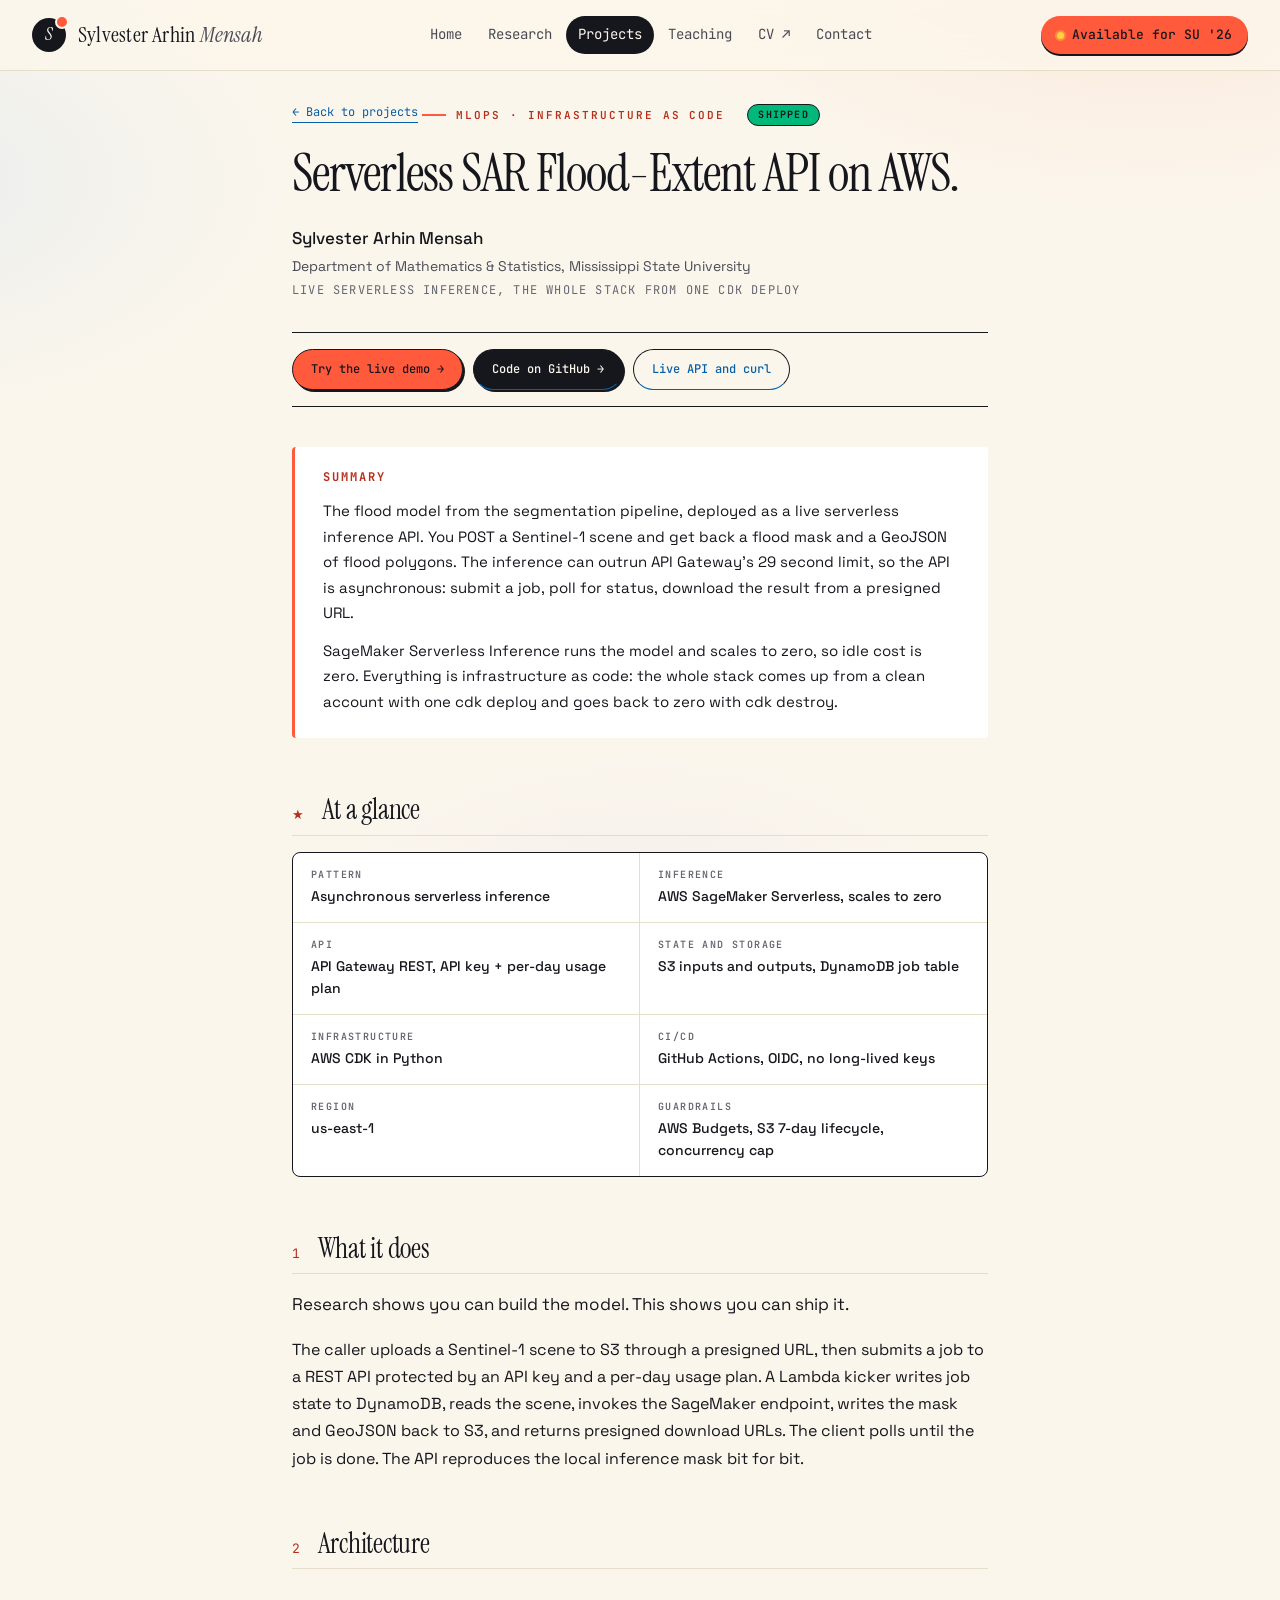
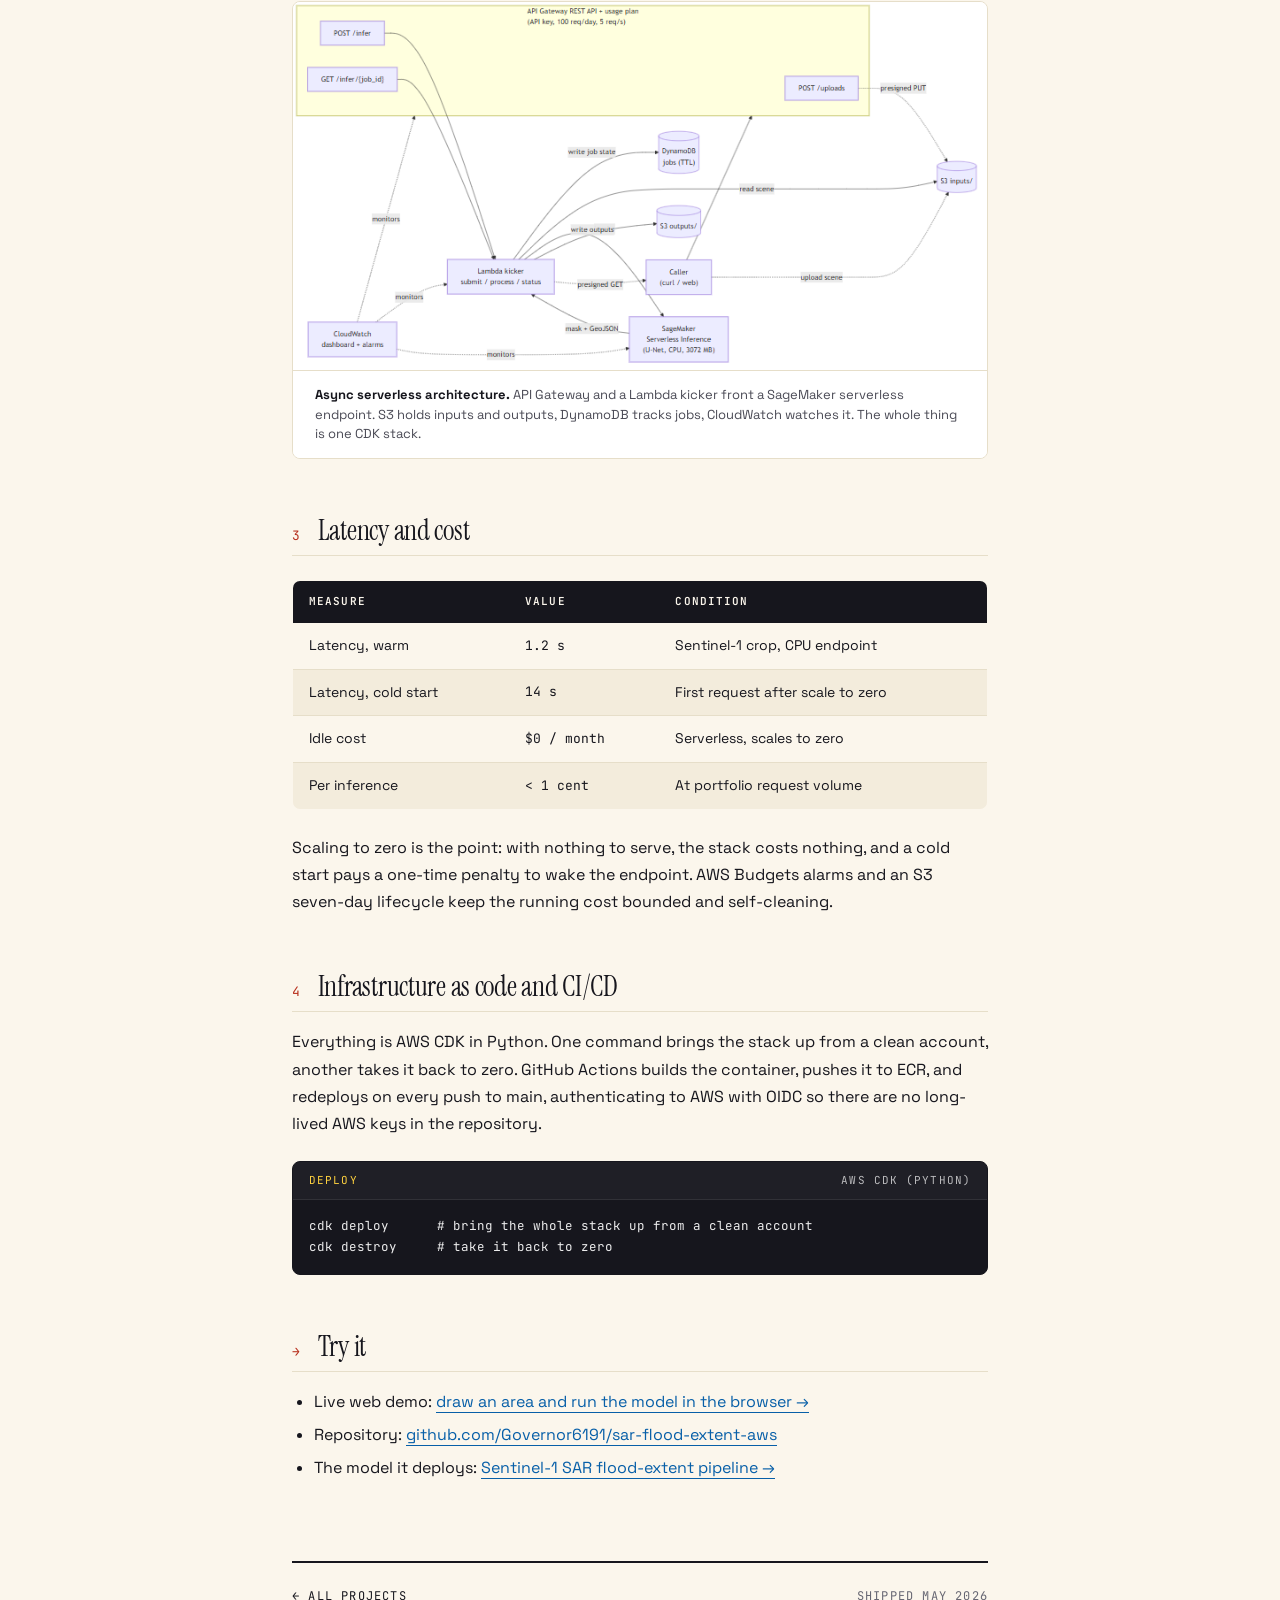
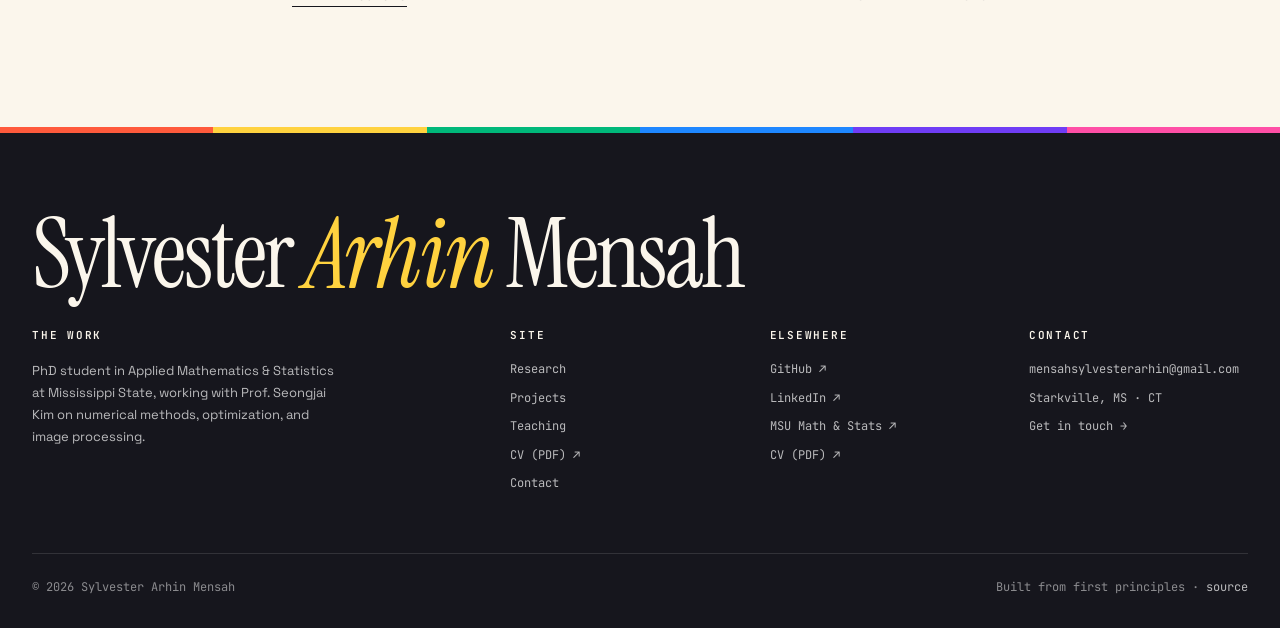
<file: projects/sar-flood-aws/index.html>
<!doctype html>
<html lang="en">
<head>
<meta charset="utf-8" />
<meta name="viewport" content="width=device-width,initial-scale=1" />
<title>Serverless SAR Flood-Extent API on AWS · Sylvester Arhin Mensah</title>
<meta name="description" content="The SAR flood model deployed as a live serverless inference API on AWS. SageMaker Serverless behind an async API Gateway, all infrastructure as code in CDK, CI/CD via GitHub Actions and OIDC." />
<link rel="canonical" href="https://governor6191.github.io/projects/sar-flood-aws/" />

<meta property="og:type" content="article" />
<meta property="og:site_name" content="Sylvester Arhin Mensah" />
<meta property="og:title" content="Serverless SAR Flood-Extent API on AWS" />
<meta property="og:description" content="The flood model deployed as a live serverless inference API. The whole stack comes up from one cdk deploy." />
<meta property="og:url" content="https://governor6191.github.io/projects/sar-flood-aws/" />
<meta property="og:image" content="https://governor6191.github.io/og/og-image.png" />
<meta property="og:image:width" content="1200" />
<meta property="og:image:height" content="720" />
<meta name="twitter:card" content="summary_large_image" />
<meta name="twitter:title" content="Serverless SAR Flood-Extent API on AWS" />
<meta name="twitter:description" content="The flood model deployed as a live serverless inference API on AWS, one cdk deploy." />
<meta name="twitter:image" content="https://governor6191.github.io/og/og-image.png" />

<link rel="stylesheet" href="/shared.css" />
<style>
  .paper { max-width: 760px; margin: 0 auto; padding: 0 var(--gutter); }
  .paper-back { display: inline-flex; align-items: center; gap: 6px; font-family: var(--mono); font-size: 12px; color: var(--ink-2); margin: 32px 0 24px; border-bottom: 1px solid transparent; transition: border-color .15s, color .15s; }
  .paper-back:hover { color: var(--ink); border-color: var(--ink); }
  .paper-eyebrow { font-family: var(--mono); font-size: 11px; font-weight: 600; text-transform: uppercase; letter-spacing: 0.18em; color: var(--accent-text); margin-bottom: 16px; display: inline-flex; align-items: center; gap: 10px; }
  .paper-eyebrow::before { content: ''; width: 24px; height: 2px; background: var(--accent); }
  .paper-status { display: inline-flex; align-items: center; gap: 8px; margin-left: 12px; padding: 2px 10px; border-radius: 999px; background: var(--accent-4); color: var(--ink); font-family: var(--mono); font-size: 10px; font-weight: 700; letter-spacing: 0.12em; text-transform: uppercase; border: 1px solid var(--ink); }
  .paper h1 { font-family: var(--serif); font-weight: 400; font-size: clamp(34px, 5vw, 52px); line-height: 1.05; letter-spacing: -0.02em; color: var(--ink); margin-bottom: 24px; }
  .paper-byline { font-family: var(--sans); font-size: 17px; color: var(--ink); margin-bottom: 4px; font-weight: 500; }
  .paper-affil { font-family: var(--sans); font-size: 14px; color: var(--ink-2); margin-bottom: 4px; }
  .paper-meta { font-family: var(--mono); font-size: 12px; color: var(--ink-3); text-transform: uppercase; letter-spacing: 0.1em; margin-bottom: 32px; }
  .actions { display: flex; flex-wrap: wrap; gap: 10px; padding: 16px 0; border-top: 1.5px solid var(--ink); border-bottom: 1.5px solid var(--ink); margin-bottom: 40px; }
  .actions .btn { font-size: 12px; padding: 10px 18px; }
  .paper h2 { font-family: var(--serif); font-weight: 400; font-size: 28px; line-height: 1.15; letter-spacing: -0.01em; color: var(--ink); margin: 56px 0 16px; padding-bottom: 8px; border-bottom: 1px solid var(--rule); }
  .paper h2 .secnum { font-family: var(--mono); font-size: 13px; color: var(--accent-text); margin-right: 12px; letter-spacing: 0.08em; }
  .paper h3 { font-family: var(--sans); font-weight: 600; font-size: 18px; color: var(--ink); margin: 32px 0 12px; }
  .paper p { font-family: var(--sans); font-size: 16px; line-height: 1.7; color: var(--ink); margin-bottom: 18px; }
  .paper p.lede { font-size: 17px; color: var(--ink); line-height: 1.65; }
  .paper a { color: var(--accent-2-text); border-bottom: 1px solid var(--accent-2-text); }
  .paper a:hover { color: var(--accent-text); border-color: var(--accent-text); }
  .paper ul, .paper ol { font-family: var(--sans); font-size: 16px; line-height: 1.7; margin: 0 0 18px 22px; color: var(--ink); }
  .paper li { margin-bottom: 6px; }
  .abstract { background: var(--bg-2); border-left: 3px solid var(--accent); border-radius: 4px; padding: 24px 28px; margin: 0 0 40px; }
  .abstract h2 { font-family: var(--mono); font-size: 12px; font-weight: 700; text-transform: uppercase; letter-spacing: 0.16em; color: var(--accent-text); border-bottom: none; padding-bottom: 0; margin: 0 0 14px; }
  .abstract p { font-size: 15px; line-height: 1.7; margin-bottom: 12px; }
  .abstract p:last-child { margin-bottom: 0; }
  .facts { display: grid; grid-template-columns: repeat(2, 1fr); gap: 0; border: 1.5px solid var(--ink); border-radius: 8px; overflow: hidden; margin: 0 0 40px; background: var(--bg-2); }
  .facts > div { padding: 14px 18px; border-right: 1px solid var(--rule); border-bottom: 1px solid var(--rule); }
  .facts > div:nth-child(2n) { border-right: 0; }
  .facts > div:nth-last-child(-n+2) { border-bottom: 0; }
  .facts dt { font-family: var(--mono); font-size: 10px; font-weight: 600; text-transform: uppercase; letter-spacing: 0.14em; color: var(--ink-3); margin-bottom: 4px; }
  .facts dd { font-family: var(--sans); font-size: 14px; font-weight: 500; color: var(--ink); }
  .figure { margin: 32px 0; border: 1px solid var(--rule); border-radius: 8px; overflow: hidden; background: var(--bg-2); }
  .figure-img { display: block; width: 100%; height: auto; background: #ffffff; border-bottom: 1px solid var(--rule); }
  .figure-caption { padding: 14px 22px; background: var(--bg-2); font-family: var(--sans); font-size: 13px; color: var(--ink-2); line-height: 1.5; }
  .figure-caption b { color: var(--ink); }
  .results-table { width: 100%; border-collapse: collapse; font-family: var(--sans); font-size: 14px; margin: 24px 0; border: 1.5px solid var(--ink); border-radius: 8px; overflow: hidden; }
  .results-table thead { background: var(--bg-ink); color: var(--bg); }
  .results-table th { padding: 12px 16px; text-align: left; font-family: var(--mono); font-size: 11px; font-weight: 600; letter-spacing: 0.1em; text-transform: uppercase; border-bottom: 1.5px solid var(--ink); }
  .results-table td { padding: 12px 16px; border-bottom: 1px solid var(--rule); color: var(--ink); }
  .results-table tbody tr:last-child td { border-bottom: 0; }
  .results-table tbody tr:nth-child(even) { background: var(--bg-3); }
  .results-table .mono { font-family: var(--mono); font-size: 13px; }
  .code { background: var(--bg-ink); border-radius: 8px; margin: 24px 0; overflow: hidden; border: 1px solid var(--ink); }
  .code-head { display: flex; justify-content: space-between; align-items: center; padding: 10px 16px; background: rgba(255,255,255,0.04); border-bottom: 1px solid rgba(255,255,255,0.08); font-family: var(--mono); font-size: 11px; color: rgba(255,255,255,0.7); text-transform: uppercase; letter-spacing: 0.1em; }
  .code-head .filename { color: var(--accent-3); }
  .code pre { font-family: var(--mono); font-size: 12.5px; line-height: 1.65; color: rgba(255,255,255,0.92); padding: 16px; overflow-x: auto; margin: 0; }
  .paper-foot { margin-top: 80px; padding-top: 24px; border-top: 2px solid var(--ink); display: flex; justify-content: space-between; flex-wrap: wrap; gap: 16px; font-family: var(--mono); font-size: 12px; color: var(--ink-3); text-transform: uppercase; letter-spacing: 0.1em; }
  .paper-foot a { color: var(--ink); border-bottom: 1px solid var(--ink); }
  @media (max-width: 720px) { .facts { grid-template-columns: 1fr; } .facts > div { border-right: 0; } }
</style>
</head>
<body data-page="projects">
<div id="nav-mount"></div>

<main class="paper">

  <a class="paper-back" href="/projects.html">&larr; Back to projects</a>

  <div class="paper-eyebrow">
    MLOps &middot; Infrastructure as code
    <span class="paper-status">Shipped</span>
  </div>

  <h1>Serverless SAR Flood-Extent API on AWS.</h1>

  <div class="paper-byline">Sylvester Arhin Mensah</div>
  <div class="paper-affil">Department of Mathematics &amp; Statistics, Mississippi State University</div>
  <div class="paper-meta">Live serverless inference, the whole stack from one cdk deploy</div>

  <div class="actions">
    <a class="btn coral" href="/projects/flood-demo.html">Try the live demo &rarr;</a>
    <a class="btn primary" href="https://github.com/Governor6191/sar-flood-extent-aws" target="_blank" rel="noopener">Code on GitHub &rarr;</a>
    <a class="btn ghost" href="https://github.com/Governor6191/sar-flood-extent-aws#what-it-does" target="_blank" rel="noopener">Live API and curl</a>
  </div>

  <section class="abstract">
    <h2>Summary</h2>
    <p>
      The flood model from the segmentation pipeline, deployed as a live serverless inference API. You POST a Sentinel-1 scene and get back a flood mask and a GeoJSON of flood polygons. The inference can outrun API Gateway's 29 second limit, so the API is asynchronous: submit a job, poll for status, download the result from a presigned URL.
    </p>
    <p>
      SageMaker Serverless Inference runs the model and scales to zero, so idle cost is zero. Everything is infrastructure as code: the whole stack comes up from a clean account with one cdk deploy and goes back to zero with cdk destroy.
    </p>
  </section>

  <section>
    <h2><span class="secnum">&#9733;</span> At a glance</h2>
    <dl class="facts">
      <div><dt>Pattern</dt><dd>Asynchronous serverless inference</dd></div>
      <div><dt>Inference</dt><dd>AWS SageMaker Serverless, scales to zero</dd></div>
      <div><dt>API</dt><dd>API Gateway REST, API key + per-day usage plan</dd></div>
      <div><dt>State and storage</dt><dd>S3 inputs and outputs, DynamoDB job table</dd></div>
      <div><dt>Infrastructure</dt><dd>AWS CDK in Python</dd></div>
      <div><dt>CI/CD</dt><dd>GitHub Actions, OIDC, no long-lived keys</dd></div>
      <div><dt>Region</dt><dd>us-east-1</dd></div>
      <div><dt>Guardrails</dt><dd>AWS Budgets, S3 7-day lifecycle, concurrency cap</dd></div>
    </dl>
  </section>

  <section>
    <h2><span class="secnum">1</span> What it does</h2>
    <p class="lede">
      Research shows you can build the model. This shows you can ship it.
    </p>
    <p>
      The caller uploads a Sentinel-1 scene to S3 through a presigned URL, then submits a job to a REST API protected by an API key and a per-day usage plan. A Lambda kicker writes job state to DynamoDB, reads the scene, invokes the SageMaker endpoint, writes the mask and GeoJSON back to S3, and returns presigned download URLs. The client polls until the job is done. The API reproduces the local inference mask bit for bit.
    </p>
  </section>

  <section>
    <h2><span class="secnum">2</span> Architecture</h2>
    <figure class="figure">
      <img class="figure-img" src="/assets/images/sar_flood_aws_architecture.png"
           alt="Architecture diagram. A caller uploads a scene to S3 through a presigned URL, then submits a job to an API Gateway REST API protected by an API key and usage plan. A Lambda kicker writes job state to DynamoDB, reads the scene from S3, invokes a SageMaker serverless endpoint, writes the mask and GeoJSON back to S3, and returns presigned download URLs. CloudWatch monitors all of it."
           width="784" height="416" loading="lazy" />
      <figcaption class="figure-caption">
        <b>Async serverless architecture.</b> API Gateway and a Lambda kicker front a SageMaker serverless endpoint. S3 holds inputs and outputs, DynamoDB tracks jobs, CloudWatch watches it. The whole thing is one CDK stack.
      </figcaption>
    </figure>
  </section>

  <section>
    <h2><span class="secnum">3</span> Latency and cost</h2>
    <table class="results-table">
      <thead><tr><th>Measure</th><th>Value</th><th>Condition</th></tr></thead>
      <tbody>
        <tr><td>Latency, warm</td><td class="mono">1.2 s</td><td>Sentinel-1 crop, CPU endpoint</td></tr>
        <tr><td>Latency, cold start</td><td class="mono">14 s</td><td>First request after scale to zero</td></tr>
        <tr><td>Idle cost</td><td class="mono">$0 / month</td><td>Serverless, scales to zero</td></tr>
        <tr><td>Per inference</td><td class="mono">&lt; 1 cent</td><td>At portfolio request volume</td></tr>
      </tbody>
    </table>
    <p>
      Scaling to zero is the point: with nothing to serve, the stack costs nothing, and a cold start pays a one-time penalty to wake the endpoint. AWS Budgets alarms and an S3 seven-day lifecycle keep the running cost bounded and self-cleaning.
    </p>
  </section>

  <section>
    <h2><span class="secnum">4</span> Infrastructure as code and CI/CD</h2>
    <p>
      Everything is AWS CDK in Python. One command brings the stack up from a clean account, another takes it back to zero. GitHub Actions builds the container, pushes it to ECR, and redeploys on every push to main, authenticating to AWS with OIDC so there are no long-lived AWS keys in the repository.
    </p>
    <div class="code">
      <div class="code-head"><span class="filename">deploy</span><span>AWS CDK (Python)</span></div>
<pre>cdk deploy      # bring the whole stack up from a clean account
cdk destroy     # take it back to zero</pre>
    </div>
  </section>

  <section id="links">
    <h2><span class="secnum">&rarr;</span> Try it</h2>
    <ul>
      <li>Live web demo: <a href="/projects/flood-demo.html">draw an area and run the model in the browser &rarr;</a></li>
      <li>Repository: <a href="https://github.com/Governor6191/sar-flood-extent-aws" target="_blank" rel="noopener">github.com/Governor6191/sar-flood-extent-aws</a></li>
      <li>The model it deploys: <a href="/projects/sar-flood/">Sentinel-1 SAR flood-extent pipeline &rarr;</a></li>
    </ul>
  </section>

  <div class="paper-foot">
    <a href="/projects.html">&larr; All projects</a>
    <span>Shipped May 2026</span>
  </div>

</main>

<div id="foot-mount"></div>
<script src="/chrome.js"></script>
</body>
</html>
</file>
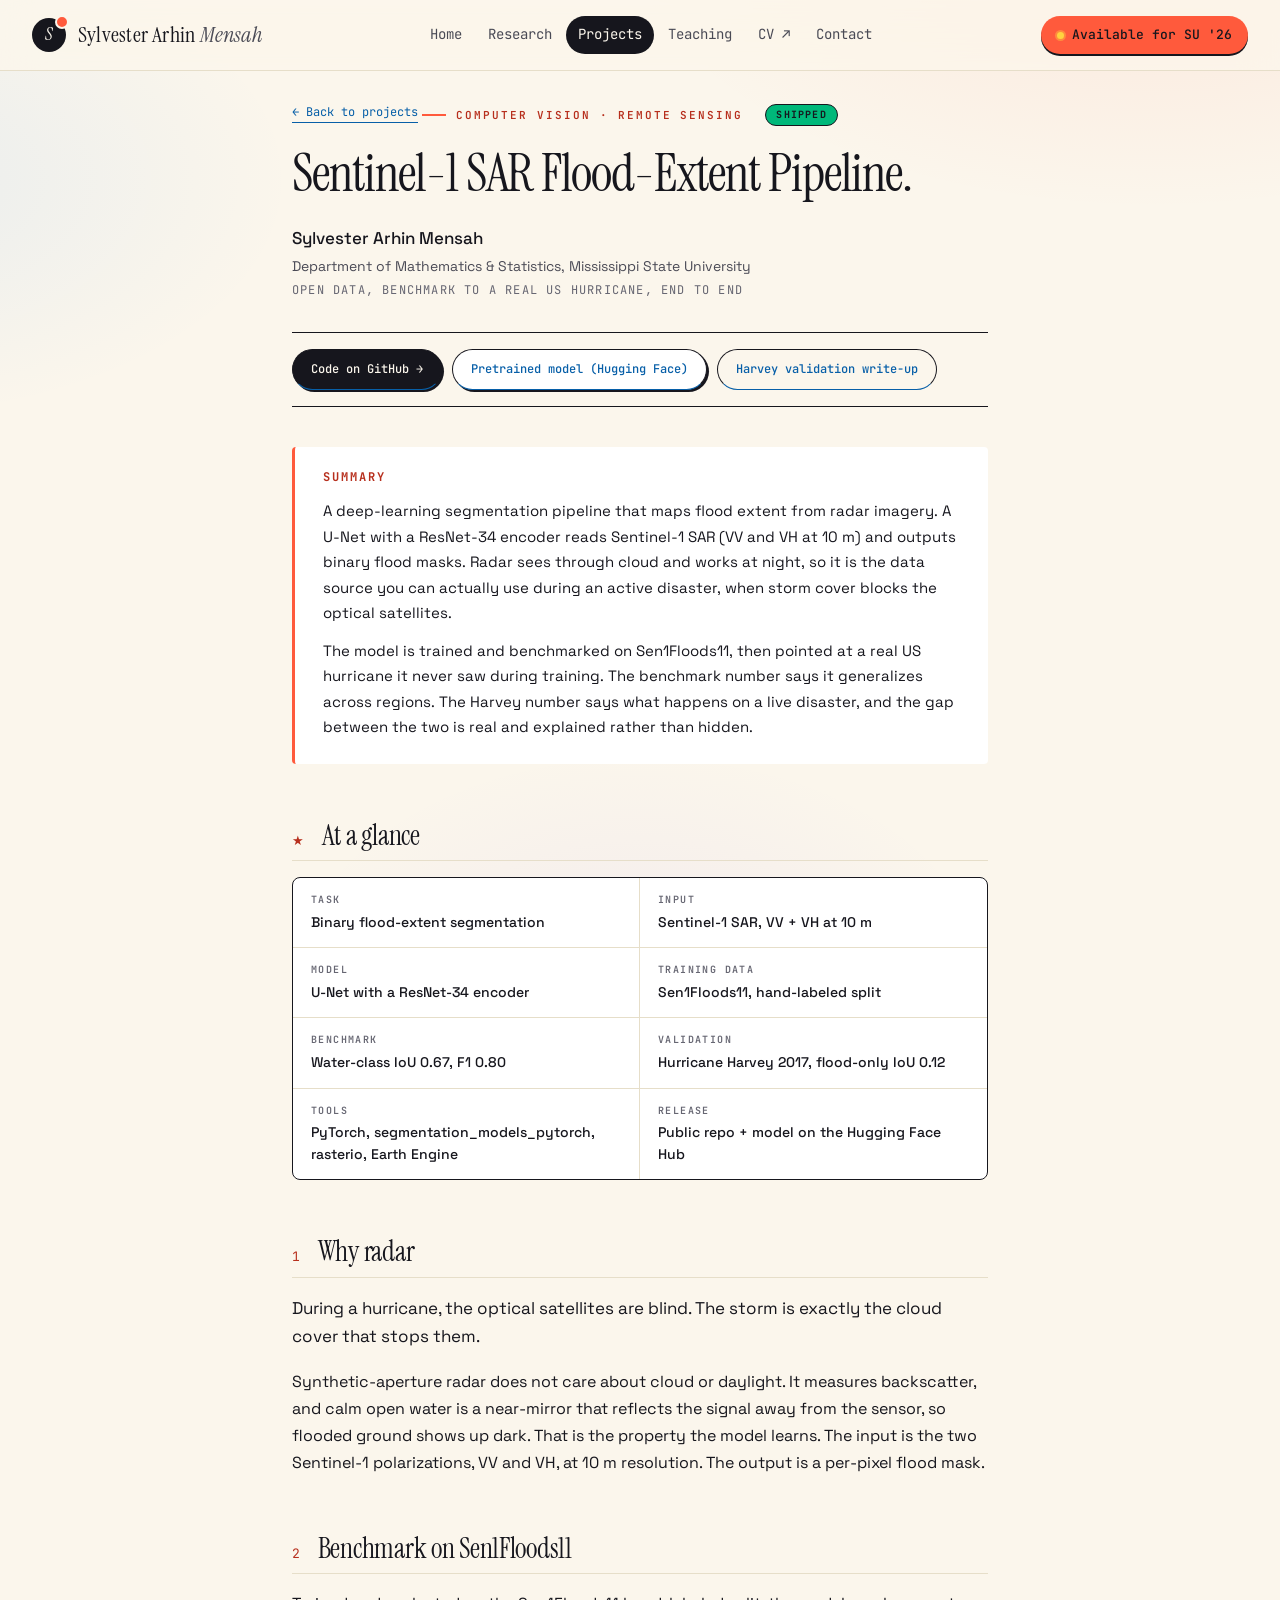
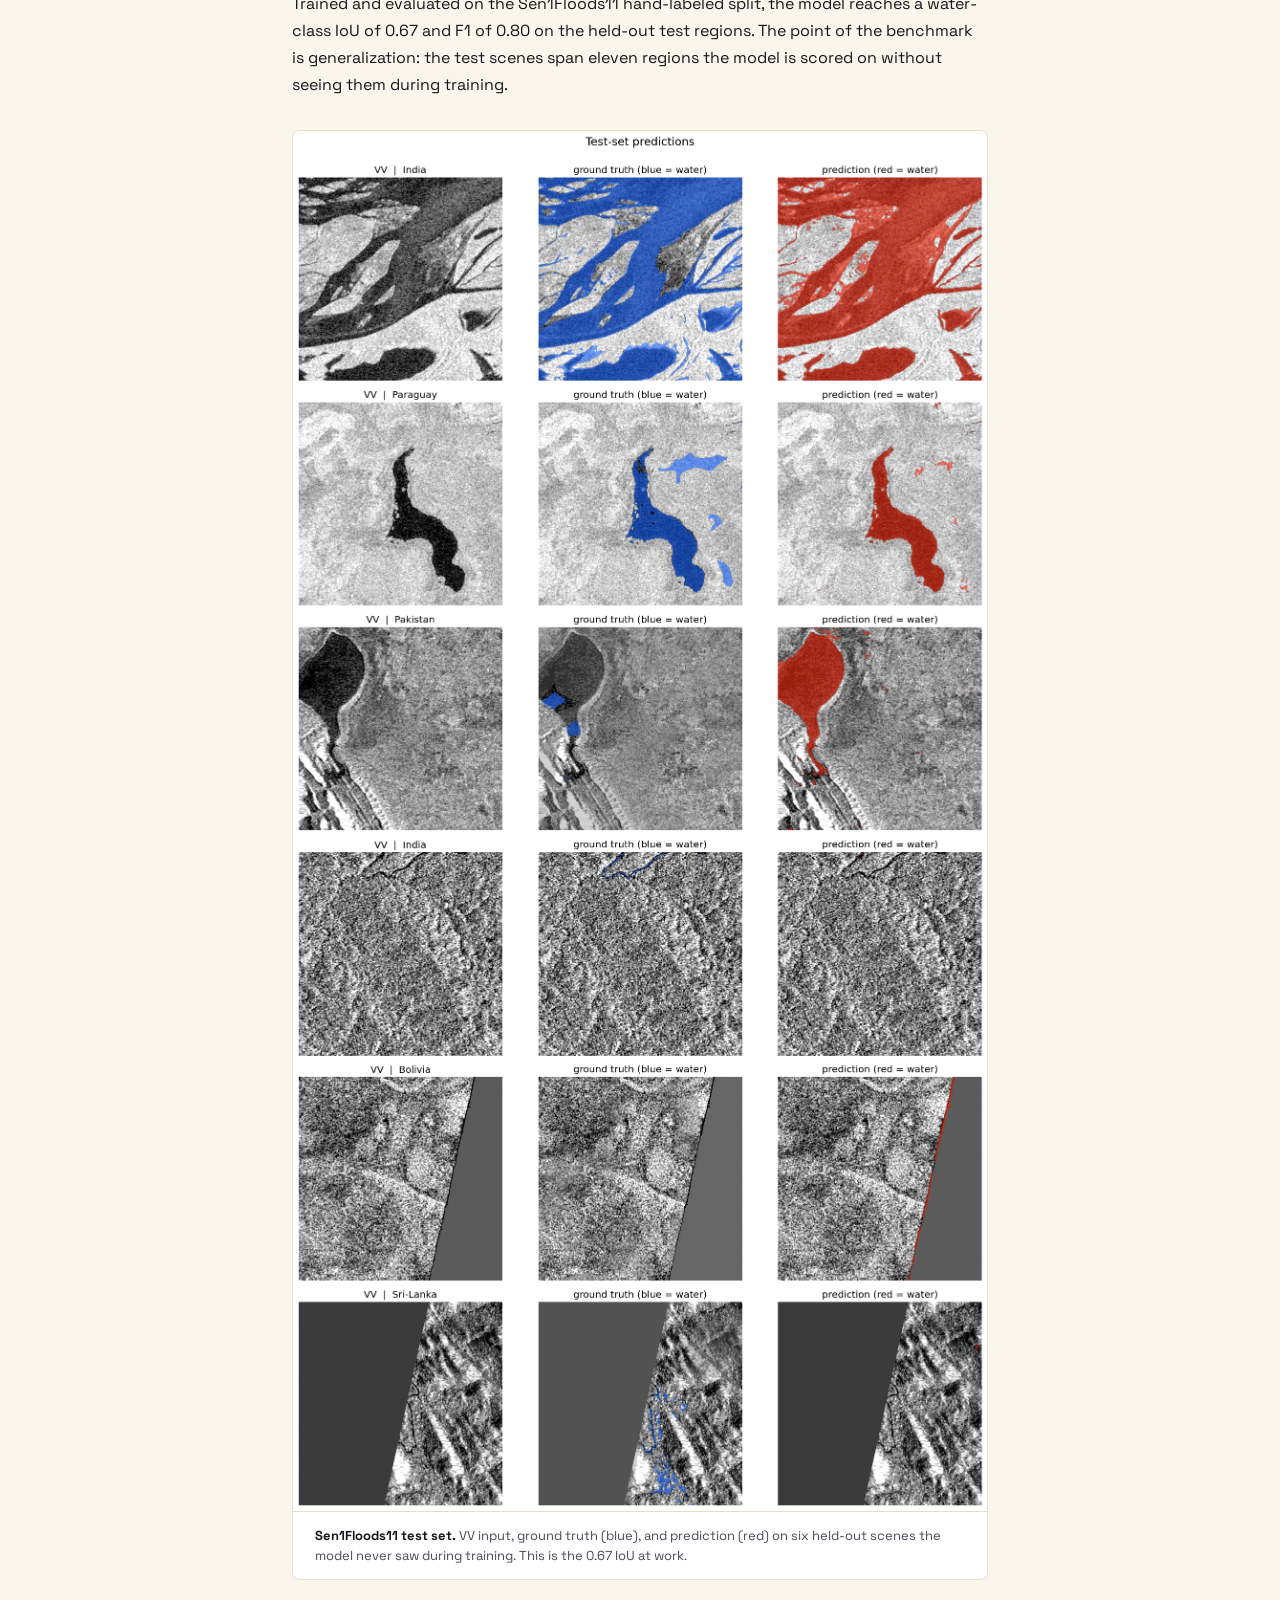
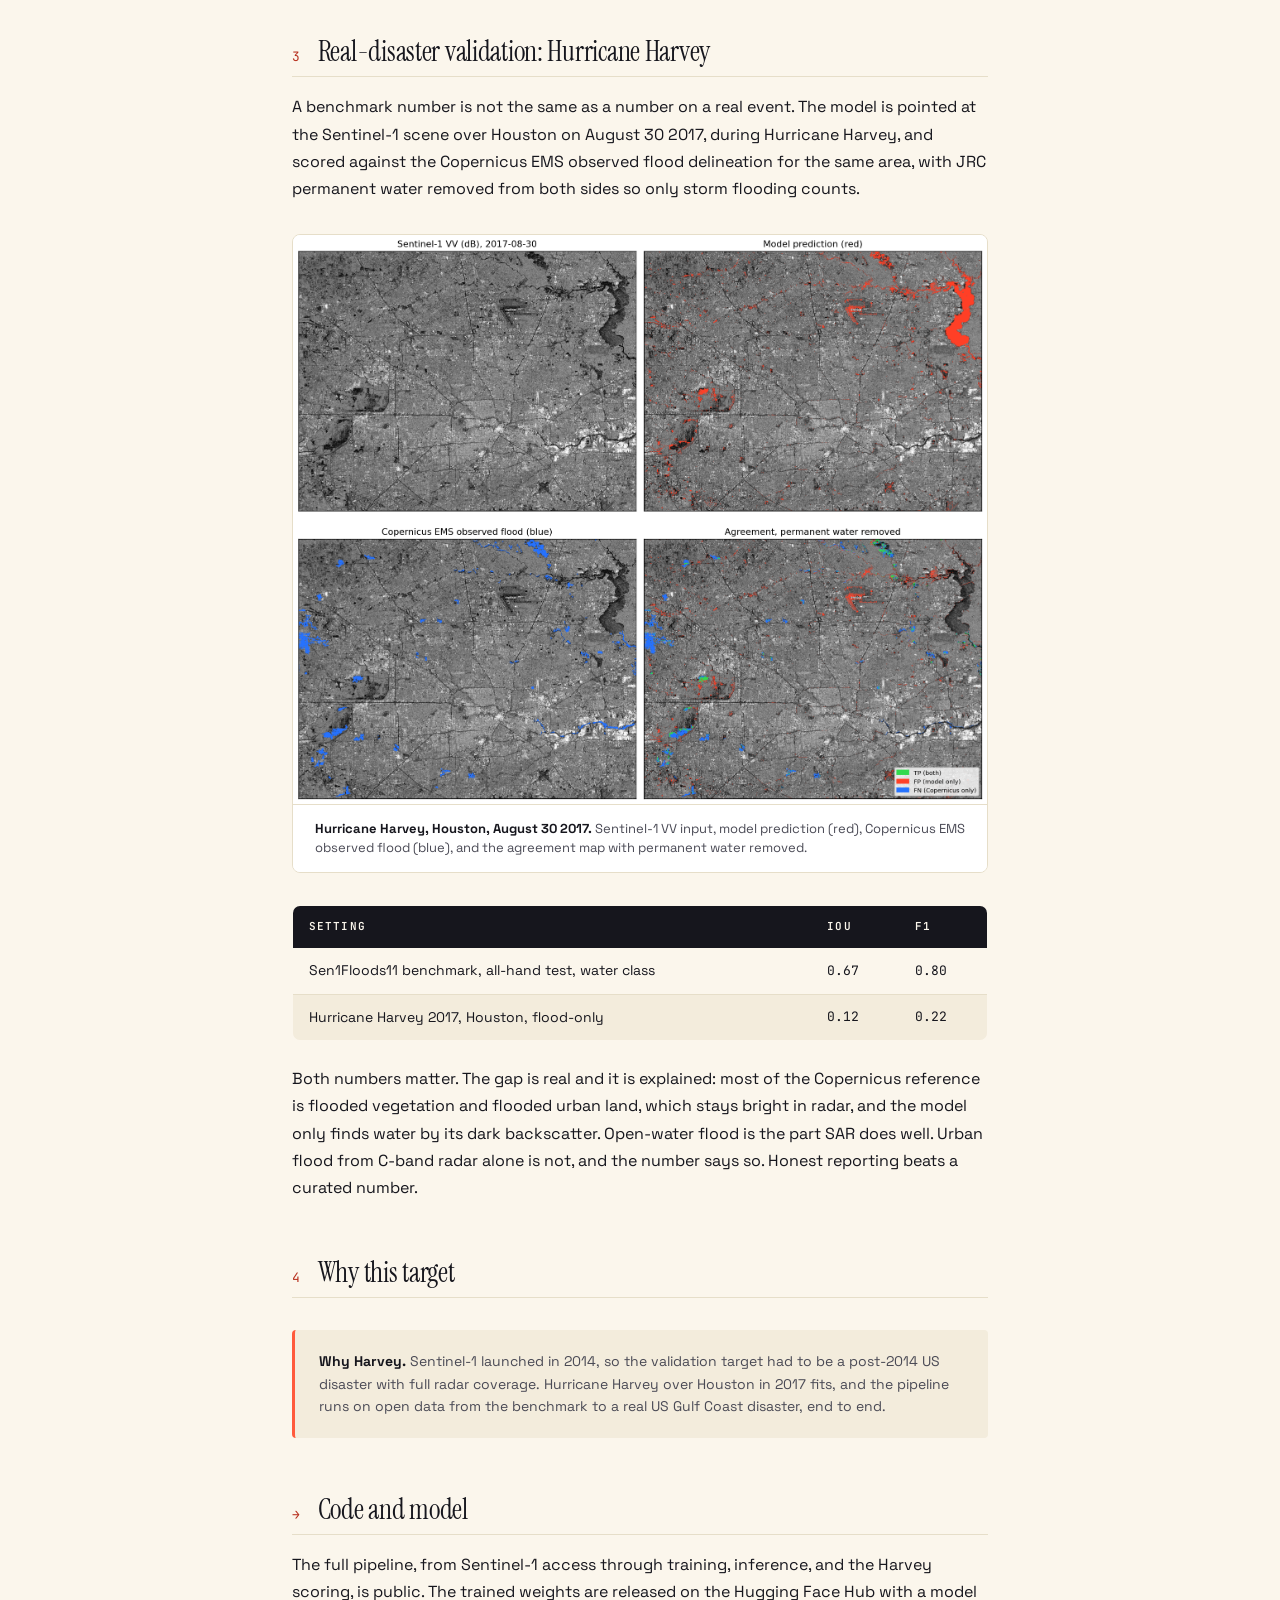
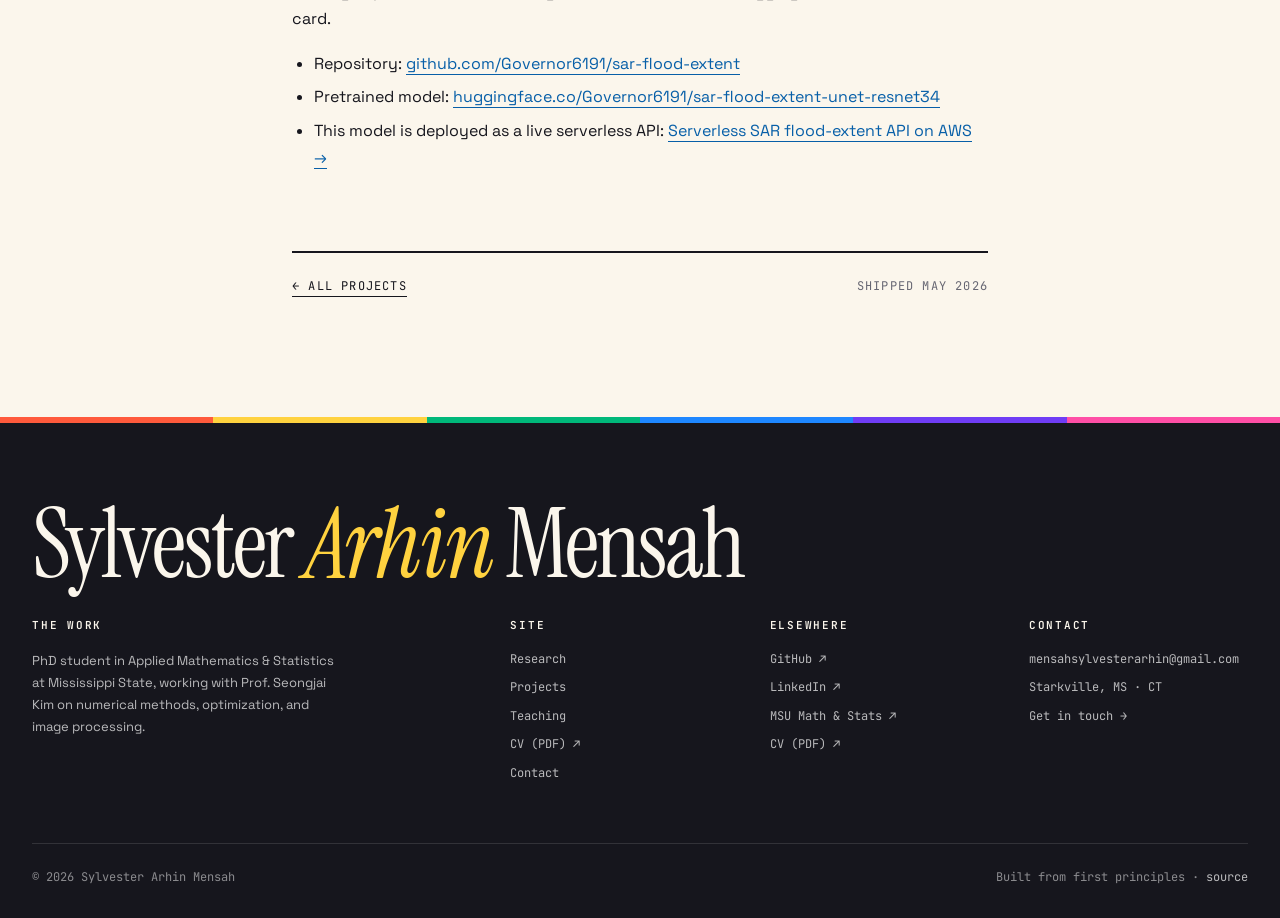
<file: projects/sar-flood/index.html>
<!doctype html>
<html lang="en">
<head>
<meta charset="utf-8" />
<meta name="viewport" content="width=device-width,initial-scale=1" />
<title>Sentinel-1 SAR Flood-Extent Pipeline · Sylvester Arhin Mensah</title>
<meta name="description" content="A deep-learning segmentation pipeline that maps flood extent from Sentinel-1 radar. Trained on Sen1Floods11 (water IoU 0.67), validated on Hurricane Harvey over Houston against Copernicus EMS." />
<link rel="canonical" href="https://governor6191.github.io/projects/sar-flood/" />

<meta property="og:type" content="article" />
<meta property="og:site_name" content="Sylvester Arhin Mensah" />
<meta property="og:title" content="Sentinel-1 SAR Flood-Extent Pipeline" />
<meta property="og:description" content="Flood-extent segmentation from radar. Trained on Sen1Floods11, validated on Hurricane Harvey 2017 over Houston." />
<meta property="og:url" content="https://governor6191.github.io/projects/sar-flood/" />
<meta property="og:image" content="https://governor6191.github.io/og/og-image.png" />
<meta property="og:image:width" content="1200" />
<meta property="og:image:height" content="720" />
<meta name="twitter:card" content="summary_large_image" />
<meta name="twitter:title" content="Sentinel-1 SAR Flood-Extent Pipeline" />
<meta name="twitter:description" content="Flood-extent segmentation from radar. Trained on Sen1Floods11, validated on Hurricane Harvey." />
<meta name="twitter:image" content="https://governor6191.github.io/og/og-image.png" />

<link rel="stylesheet" href="/shared.css" />
<style>
  /* Project detail page. arXiv-style landing, mirrors the research detail template. */
  .paper { max-width: 760px; margin: 0 auto; padding: 0 var(--gutter); }
  .paper-back {
    display: inline-flex; align-items: center; gap: 6px;
    font-family: var(--mono); font-size: 12px; color: var(--ink-2);
    margin: 32px 0 24px; border-bottom: 1px solid transparent;
    transition: border-color .15s, color .15s;
  }
  .paper-back:hover { color: var(--ink); border-color: var(--ink); }
  .paper-eyebrow {
    font-family: var(--mono); font-size: 11px; font-weight: 600;
    text-transform: uppercase; letter-spacing: 0.18em; color: var(--accent-text);
    margin-bottom: 16px; display: inline-flex; align-items: center; gap: 10px;
  }
  .paper-eyebrow::before { content: ''; width: 24px; height: 2px; background: var(--accent); }
  .paper-status {
    display: inline-flex; align-items: center; gap: 8px; margin-left: 12px;
    padding: 2px 10px; border-radius: 999px; background: var(--accent-4); color: var(--ink);
    font-family: var(--mono); font-size: 10px; font-weight: 700; letter-spacing: 0.12em;
    text-transform: uppercase; border: 1px solid var(--ink);
  }
  .paper h1 {
    font-family: var(--serif); font-weight: 400; font-size: clamp(34px, 5vw, 52px);
    line-height: 1.05; letter-spacing: -0.02em; color: var(--ink); margin-bottom: 24px;
  }
  .paper-byline { font-family: var(--sans); font-size: 17px; color: var(--ink); margin-bottom: 4px; font-weight: 500; }
  .paper-affil { font-family: var(--sans); font-size: 14px; color: var(--ink-2); margin-bottom: 4px; }
  .paper-meta { font-family: var(--mono); font-size: 12px; color: var(--ink-3); text-transform: uppercase; letter-spacing: 0.1em; margin-bottom: 32px; }
  .actions { display: flex; flex-wrap: wrap; gap: 10px; padding: 16px 0; border-top: 1.5px solid var(--ink); border-bottom: 1.5px solid var(--ink); margin-bottom: 40px; }
  .actions .btn { font-size: 12px; padding: 10px 18px; }
  .paper h2 {
    font-family: var(--serif); font-weight: 400; font-size: 28px; line-height: 1.15;
    letter-spacing: -0.01em; color: var(--ink); margin: 56px 0 16px; padding-bottom: 8px; border-bottom: 1px solid var(--rule);
  }
  .paper h2 .secnum { font-family: var(--mono); font-size: 13px; color: var(--accent-text); margin-right: 12px; letter-spacing: 0.08em; }
  .paper h3 { font-family: var(--sans); font-weight: 600; font-size: 18px; color: var(--ink); margin: 32px 0 12px; }
  .paper p { font-family: var(--sans); font-size: 16px; line-height: 1.7; color: var(--ink); margin-bottom: 18px; }
  .paper p.lede { font-size: 17px; color: var(--ink); line-height: 1.65; }
  .paper a { color: var(--accent-2-text); border-bottom: 1px solid var(--accent-2-text); }
  .paper a:hover { color: var(--accent-text); border-color: var(--accent-text); }
  .paper ul, .paper ol { font-family: var(--sans); font-size: 16px; line-height: 1.7; margin: 0 0 18px 22px; color: var(--ink); }
  .paper li { margin-bottom: 6px; }
  .abstract { background: var(--bg-2); border-left: 3px solid var(--accent); border-radius: 4px; padding: 24px 28px; margin: 0 0 40px; }
  .abstract h2 { font-family: var(--mono); font-size: 12px; font-weight: 700; text-transform: uppercase; letter-spacing: 0.16em; color: var(--accent-text); border-bottom: none; padding-bottom: 0; margin: 0 0 14px; }
  .abstract p { font-size: 15px; line-height: 1.7; margin-bottom: 12px; }
  .abstract p:last-child { margin-bottom: 0; }
  .facts { display: grid; grid-template-columns: repeat(2, 1fr); gap: 0; border: 1.5px solid var(--ink); border-radius: 8px; overflow: hidden; margin: 0 0 40px; background: var(--bg-2); }
  .facts > div { padding: 14px 18px; border-right: 1px solid var(--rule); border-bottom: 1px solid var(--rule); }
  .facts > div:nth-child(2n) { border-right: 0; }
  .facts > div:nth-last-child(-n+2) { border-bottom: 0; }
  .facts dt { font-family: var(--mono); font-size: 10px; font-weight: 600; text-transform: uppercase; letter-spacing: 0.14em; color: var(--ink-3); margin-bottom: 4px; }
  .facts dd { font-family: var(--sans); font-size: 14px; font-weight: 500; color: var(--ink); }
  .figure { margin: 32px 0; border: 1px solid var(--rule); border-radius: 8px; overflow: hidden; background: var(--bg-2); }
  .figure-img { display: block; width: 100%; height: auto; background: #ffffff; border-bottom: 1px solid var(--rule); }
  .figure-caption { padding: 14px 22px; background: var(--bg-2); font-family: var(--sans); font-size: 13px; color: var(--ink-2); line-height: 1.5; }
  .figure-caption b { color: var(--ink); }
  .results-table { width: 100%; border-collapse: collapse; font-family: var(--sans); font-size: 14px; margin: 24px 0; border: 1.5px solid var(--ink); border-radius: 8px; overflow: hidden; }
  .results-table thead { background: var(--bg-ink); color: var(--bg); }
  .results-table th { padding: 12px 16px; text-align: left; font-family: var(--mono); font-size: 11px; font-weight: 600; letter-spacing: 0.1em; text-transform: uppercase; border-bottom: 1.5px solid var(--ink); }
  .results-table td { padding: 12px 16px; border-bottom: 1px solid var(--rule); color: var(--ink); }
  .results-table tbody tr:last-child td { border-bottom: 0; }
  .results-table tbody tr:nth-child(even) { background: var(--bg-3); }
  .results-table .mono { font-family: var(--mono); font-size: 13px; }
  .candor { margin: 32px 0; padding: 20px 24px; background: var(--bg-3); border-left: 3px solid var(--accent); border-radius: 4px; font-size: 14px; line-height: 1.6; color: var(--ink-2); }
  .candor b { color: var(--ink); }
  .paper-foot { margin-top: 80px; padding-top: 24px; border-top: 2px solid var(--ink); display: flex; justify-content: space-between; flex-wrap: wrap; gap: 16px; font-family: var(--mono); font-size: 12px; color: var(--ink-3); text-transform: uppercase; letter-spacing: 0.1em; }
  .paper-foot a { color: var(--ink); border-bottom: 1px solid var(--ink); }
  @media (max-width: 720px) { .facts { grid-template-columns: 1fr; } .facts > div { border-right: 0; } }
</style>
</head>
<body data-page="projects">
<div id="nav-mount"></div>

<main class="paper">

  <a class="paper-back" href="/projects.html">&larr; Back to projects</a>

  <div class="paper-eyebrow">
    Computer vision &middot; Remote sensing
    <span class="paper-status">Shipped</span>
  </div>

  <h1>Sentinel-1 SAR Flood-Extent Pipeline.</h1>

  <div class="paper-byline">Sylvester Arhin Mensah</div>
  <div class="paper-affil">Department of Mathematics &amp; Statistics, Mississippi State University</div>
  <div class="paper-meta">Open data, benchmark to a real US hurricane, end to end</div>

  <div class="actions">
    <a class="btn primary" href="https://github.com/Governor6191/sar-flood-extent" target="_blank" rel="noopener">Code on GitHub &rarr;</a>
    <a class="btn" href="https://huggingface.co/Governor6191/sar-flood-extent-unet-resnet34" target="_blank" rel="noopener">Pretrained model (Hugging Face)</a>
    <a class="btn ghost" href="https://github.com/Governor6191/sar-flood-extent#real-disaster-validation" target="_blank" rel="noopener">Harvey validation write-up</a>
  </div>

  <section class="abstract">
    <h2>Summary</h2>
    <p>
      A deep-learning segmentation pipeline that maps flood extent from radar imagery. A U-Net with a ResNet-34 encoder reads Sentinel-1 SAR (VV and VH at 10 m) and outputs binary flood masks. Radar sees through cloud and works at night, so it is the data source you can actually use during an active disaster, when storm cover blocks the optical satellites.
    </p>
    <p>
      The model is trained and benchmarked on Sen1Floods11, then pointed at a real US hurricane it never saw during training. The benchmark number says it generalizes across regions. The Harvey number says what happens on a live disaster, and the gap between the two is real and explained rather than hidden.
    </p>
  </section>

  <section>
    <h2><span class="secnum">&#9733;</span> At a glance</h2>
    <dl class="facts">
      <div><dt>Task</dt><dd>Binary flood-extent segmentation</dd></div>
      <div><dt>Input</dt><dd>Sentinel-1 SAR, VV + VH at 10 m</dd></div>
      <div><dt>Model</dt><dd>U-Net with a ResNet-34 encoder</dd></div>
      <div><dt>Training data</dt><dd>Sen1Floods11, hand-labeled split</dd></div>
      <div><dt>Benchmark</dt><dd>Water-class IoU 0.67, F1 0.80</dd></div>
      <div><dt>Validation</dt><dd>Hurricane Harvey 2017, flood-only IoU 0.12</dd></div>
      <div><dt>Tools</dt><dd>PyTorch, segmentation_models_pytorch, rasterio, Earth Engine</dd></div>
      <div><dt>Release</dt><dd>Public repo + model on the Hugging Face Hub</dd></div>
    </dl>
  </section>

  <section>
    <h2><span class="secnum">1</span> Why radar</h2>
    <p class="lede">
      During a hurricane, the optical satellites are blind. The storm is exactly the cloud cover that stops them.
    </p>
    <p>
      Synthetic-aperture radar does not care about cloud or daylight. It measures backscatter, and calm open water is a near-mirror that reflects the signal away from the sensor, so flooded ground shows up dark. That is the property the model learns. The input is the two Sentinel-1 polarizations, VV and VH, at 10 m resolution. The output is a per-pixel flood mask.
    </p>
  </section>

  <section>
    <h2><span class="secnum">2</span> Benchmark on Sen1Floods11</h2>
    <p>
      Trained and evaluated on the Sen1Floods11 hand-labeled split, the model reaches a water-class IoU of 0.67 and F1 of 0.80 on the held-out test regions. The point of the benchmark is generalization: the test scenes span eleven regions the model is scored on without seeing them during training.
    </p>
    <figure class="figure">
      <img class="figure-img" src="/assets/images/test_predictions.png"
           alt="Six Sen1Floods11 test scenes in a grid. Each row shows the Sentinel-1 VV input, the hand-labeled ground-truth flood mask in blue, and the model prediction in red. The model captures clear river and floodplain water and leaves dry scenes blank."
           width="1451" height="2885" loading="lazy" />
      <figcaption class="figure-caption">
        <b>Sen1Floods11 test set.</b> VV input, ground truth (blue), and prediction (red) on six held-out scenes the model never saw during training. This is the 0.67 IoU at work.
      </figcaption>
    </figure>
  </section>

  <section>
    <h2><span class="secnum">3</span> Real-disaster validation: Hurricane Harvey</h2>
    <p>
      A benchmark number is not the same as a number on a real event. The model is pointed at the Sentinel-1 scene over Houston on August 30 2017, during Hurricane Harvey, and scored against the Copernicus EMS observed flood delineation for the same area, with JRC permanent water removed from both sides so only storm flooding counts.
    </p>
    <figure class="figure">
      <img class="figure-img" src="/assets/images/harvey_validation.png"
           alt="Four-panel Hurricane Harvey validation over Houston. Panel 1: Sentinel-1 VV radar input. Panel 2: model predicted flood extent in red. Panel 3: Copernicus EMS observed flood in blue. Panel 4: agreement map with permanent water removed, green for true positives, red for false positives, blue for false negatives."
           width="1677" height="1374" loading="lazy" />
      <figcaption class="figure-caption">
        <b>Hurricane Harvey, Houston, August 30 2017.</b> Sentinel-1 VV input, model prediction (red), Copernicus EMS observed flood (blue), and the agreement map with permanent water removed.
      </figcaption>
    </figure>

    <table class="results-table">
      <thead><tr><th>Setting</th><th>IoU</th><th>F1</th></tr></thead>
      <tbody>
        <tr><td>Sen1Floods11 benchmark, all-hand test, water class</td><td class="mono">0.67</td><td class="mono">0.80</td></tr>
        <tr><td>Hurricane Harvey 2017, Houston, flood-only</td><td class="mono">0.12</td><td class="mono">0.22</td></tr>
      </tbody>
    </table>

    <p>
      Both numbers matter. The gap is real and it is explained: most of the Copernicus reference is flooded vegetation and flooded urban land, which stays bright in radar, and the model only finds water by its dark backscatter. Open-water flood is the part SAR does well. Urban flood from C-band radar alone is not, and the number says so. Honest reporting beats a curated number.
    </p>
  </section>

  <section>
    <h2><span class="secnum">4</span> Why this target</h2>
    <div class="candor">
      <b>Why Harvey.</b> Sentinel-1 launched in 2014, so the validation target had to be a post-2014 US disaster with full radar coverage. Hurricane Harvey over Houston in 2017 fits, and the pipeline runs on open data from the benchmark to a real US Gulf Coast disaster, end to end.
    </div>
  </section>

  <section id="code">
    <h2><span class="secnum">&rarr;</span> Code and model</h2>
    <p>
      The full pipeline, from Sentinel-1 access through training, inference, and the Harvey scoring, is public. The trained weights are released on the Hugging Face Hub with a model card.
    </p>
    <ul>
      <li>Repository: <a href="https://github.com/Governor6191/sar-flood-extent" target="_blank" rel="noopener">github.com/Governor6191/sar-flood-extent</a></li>
      <li>Pretrained model: <a href="https://huggingface.co/Governor6191/sar-flood-extent-unet-resnet34" target="_blank" rel="noopener">huggingface.co/Governor6191/sar-flood-extent-unet-resnet34</a></li>
      <li>This model is deployed as a live serverless API: <a href="/projects/sar-flood-aws/">Serverless SAR flood-extent API on AWS &rarr;</a></li>
    </ul>
  </section>

  <div class="paper-foot">
    <a href="/projects.html">&larr; All projects</a>
    <span>Shipped May 2026</span>
  </div>

</main>

<div id="foot-mount"></div>
<script src="/chrome.js"></script>
</body>
</html>
</file>
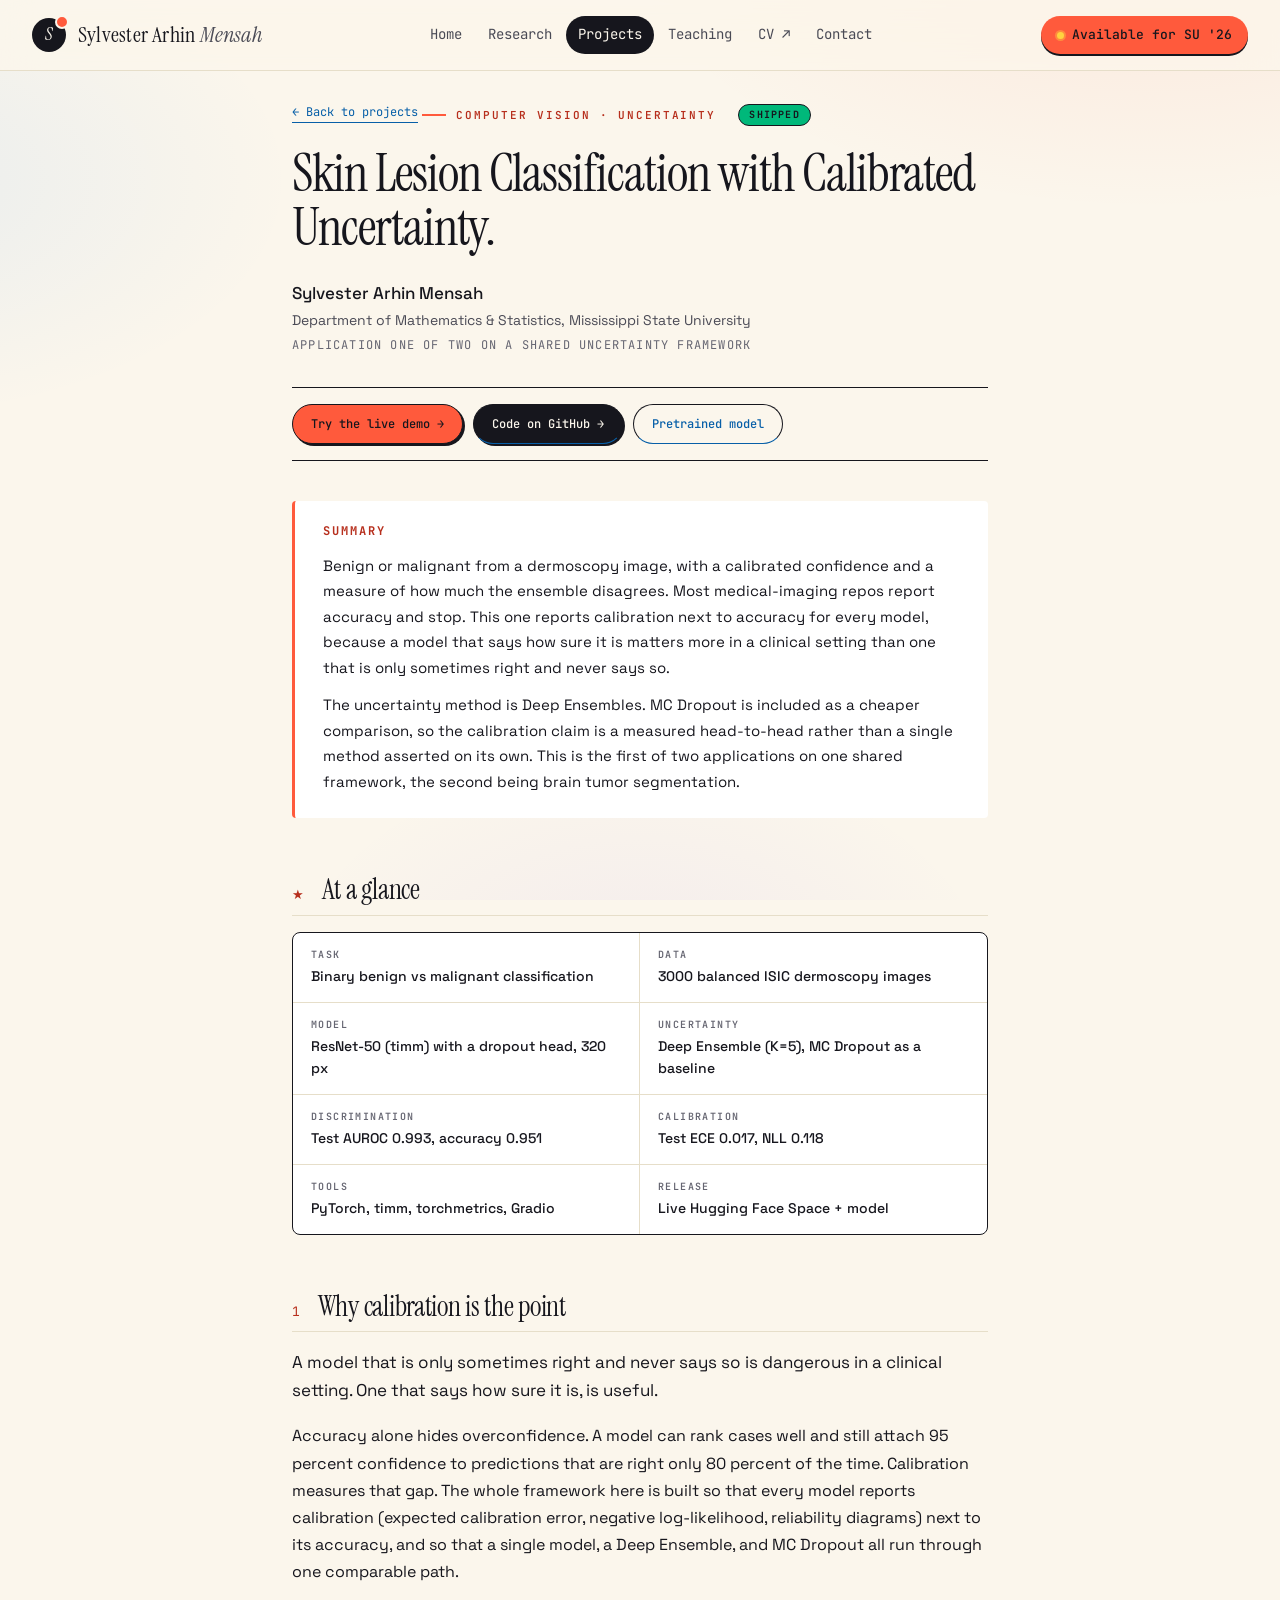
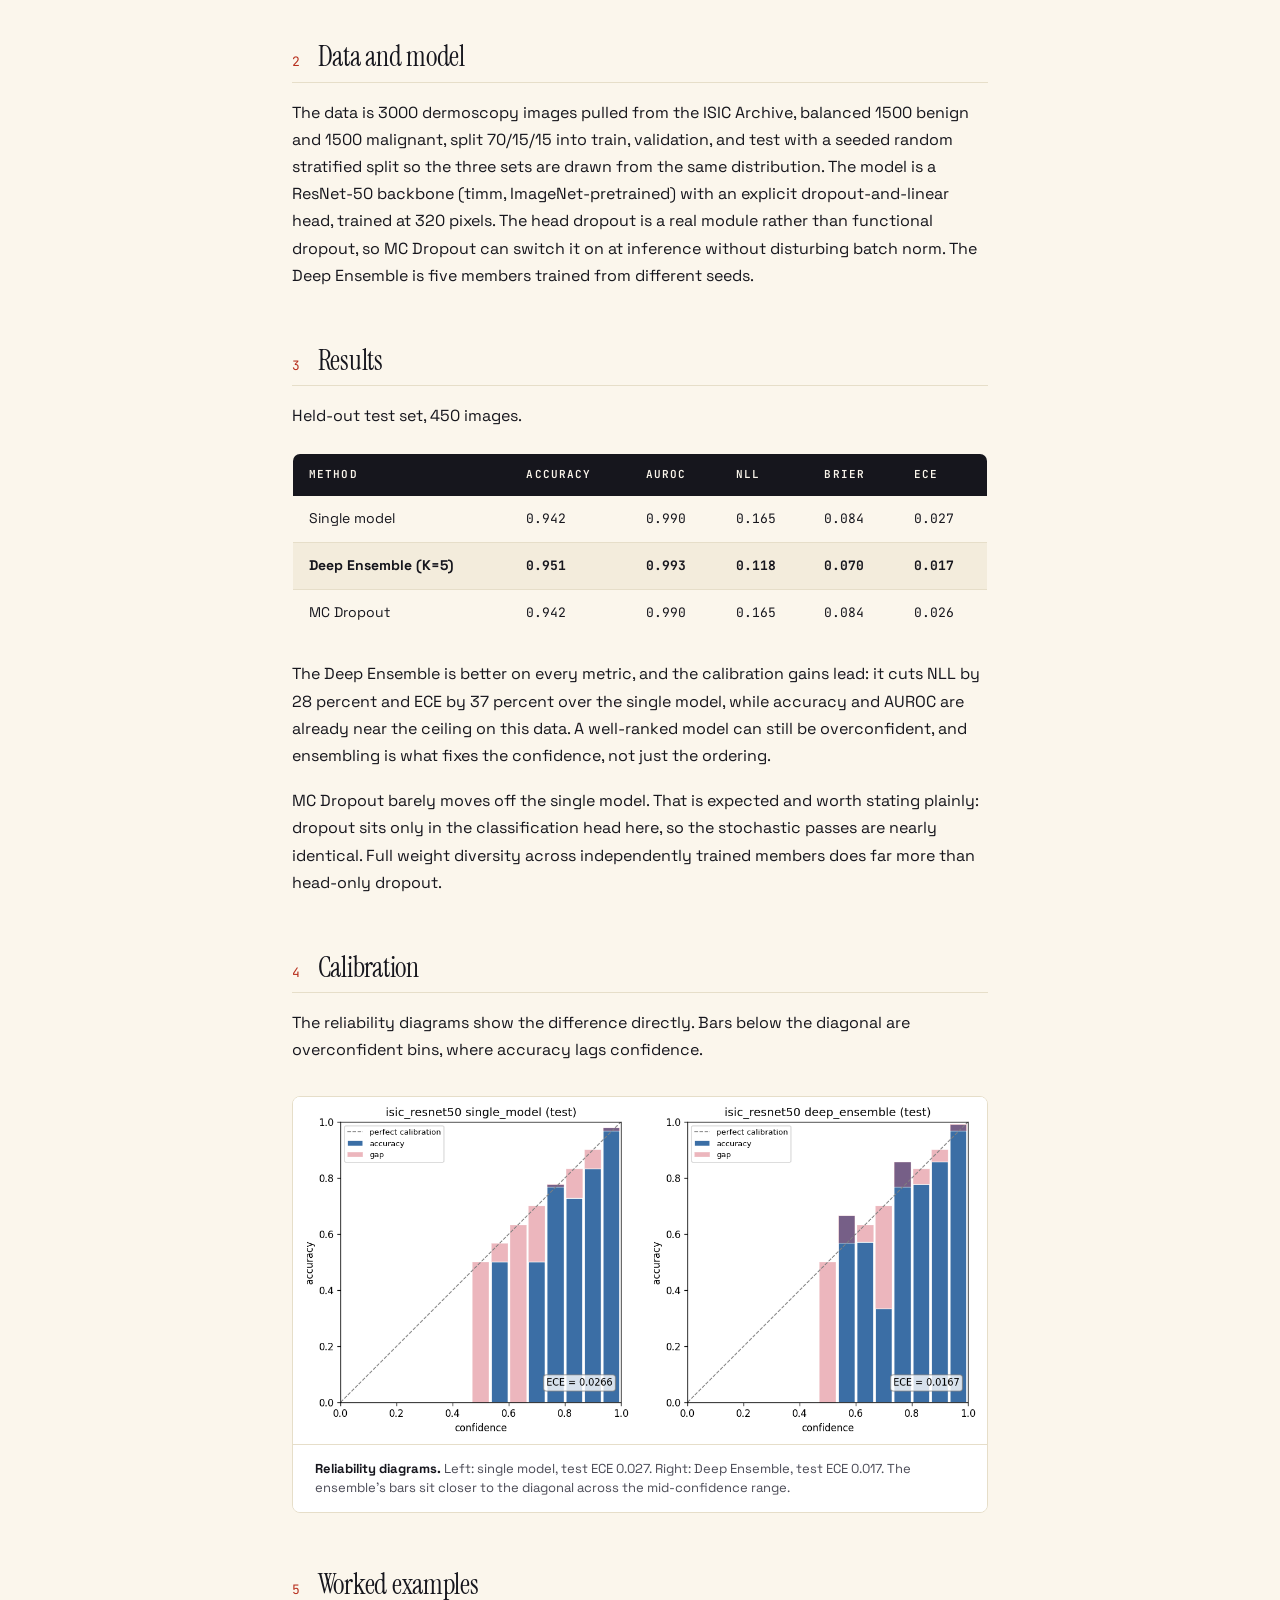
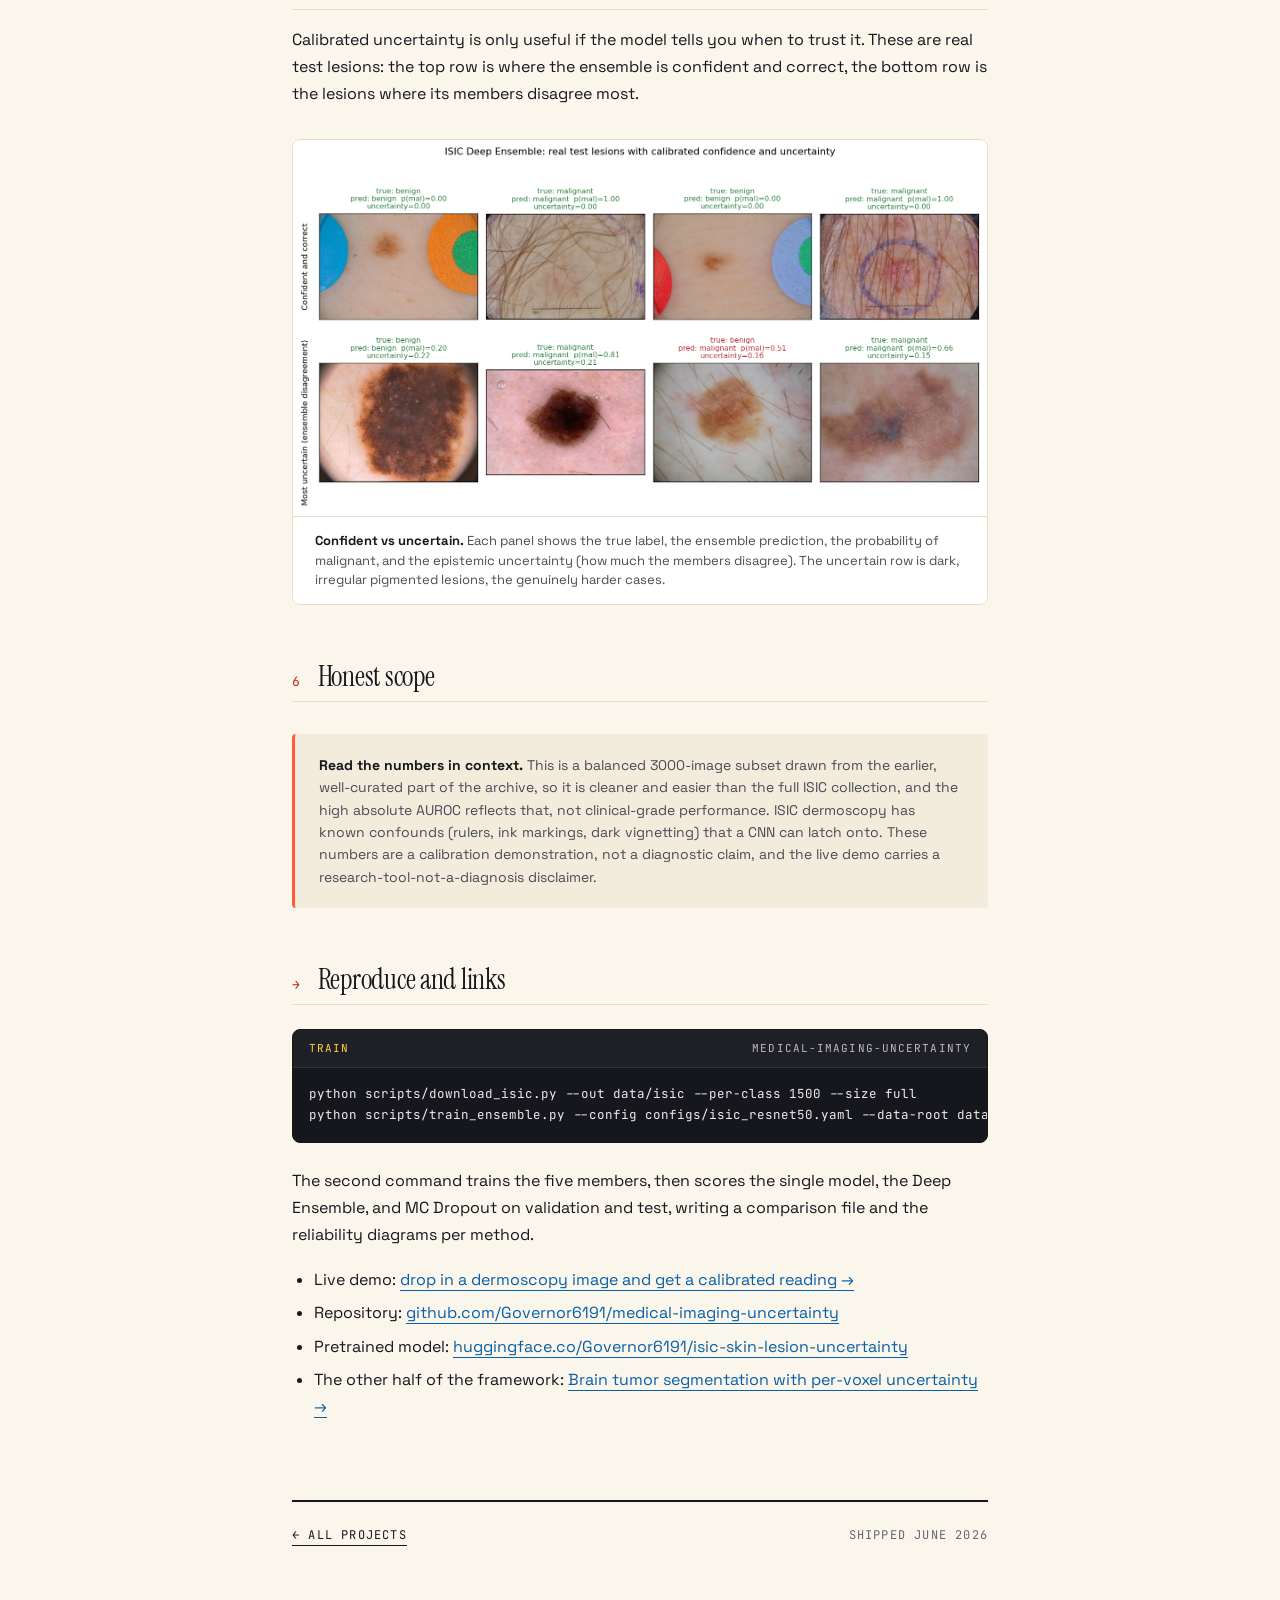
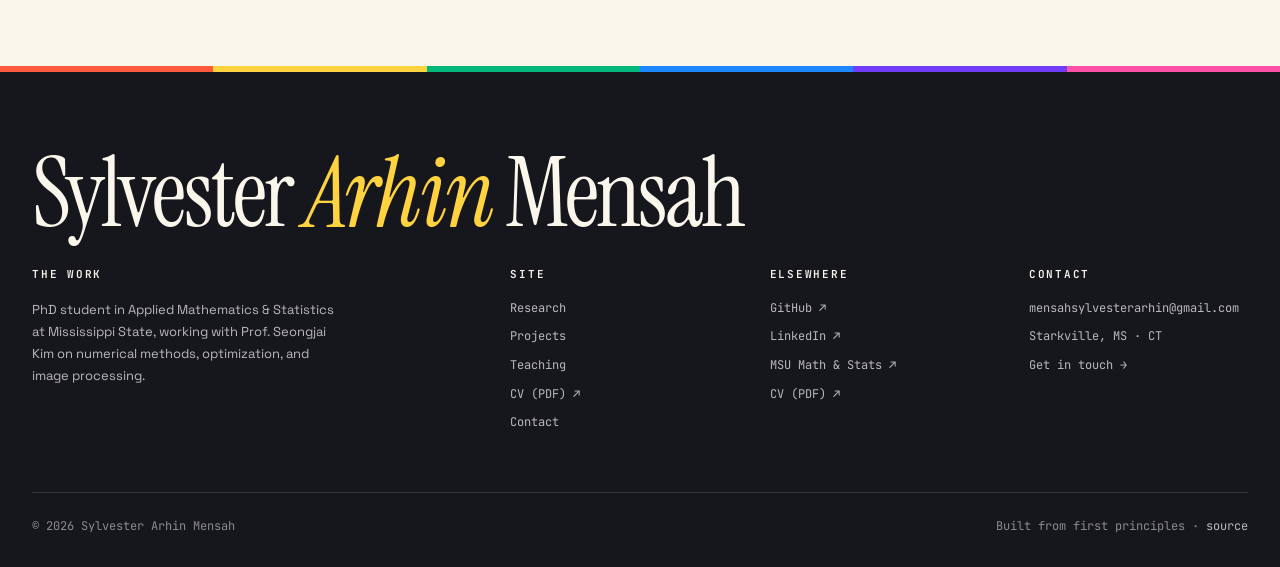
<file: projects/skin-lesion-uncertainty/index.html>
<!doctype html>
<html lang="en">
<head>
<meta charset="utf-8" />
<meta name="viewport" content="width=device-width,initial-scale=1" />
<title>Skin Lesion Classification with Calibrated Uncertainty · Sylvester Arhin Mensah</title>
<meta name="description" content="A skin lesion classifier that reports calibrated uncertainty via Deep Ensembles. Benign vs malignant from ISIC dermoscopy, test AUROC 0.993 and ECE 0.017, with a live demo. One of two applications on a shared uncertainty framework." />
<link rel="canonical" href="https://governor6191.github.io/projects/skin-lesion-uncertainty/" />

<meta property="og:type" content="article" />
<meta property="og:site_name" content="Sylvester Arhin Mensah" />
<meta property="og:title" content="Skin Lesion Classification with Calibrated Uncertainty" />
<meta property="og:description" content="Benign vs malignant from ISIC dermoscopy with calibrated uncertainty via Deep Ensembles. Test AUROC 0.993, ECE 0.017, live demo." />
<meta property="og:url" content="https://governor6191.github.io/projects/skin-lesion-uncertainty/" />
<meta property="og:image" content="https://governor6191.github.io/og/og-image.png" />
<meta property="og:image:width" content="1200" />
<meta property="og:image:height" content="720" />
<meta name="twitter:card" content="summary_large_image" />
<meta name="twitter:title" content="Skin Lesion Classification with Calibrated Uncertainty" />
<meta name="twitter:description" content="Calibrated uncertainty for skin lesion classification. Test AUROC 0.993, ECE 0.017." />
<meta name="twitter:image" content="https://governor6191.github.io/og/og-image.png" />

<link rel="stylesheet" href="/shared.css" />
<style>
  .paper { max-width: 760px; margin: 0 auto; padding: 0 var(--gutter); }
  .paper-back { display: inline-flex; align-items: center; gap: 6px; font-family: var(--mono); font-size: 12px; color: var(--ink-2); margin: 32px 0 24px; border-bottom: 1px solid transparent; transition: border-color .15s, color .15s; }
  .paper-back:hover { color: var(--ink); border-color: var(--ink); }
  .paper-eyebrow { font-family: var(--mono); font-size: 11px; font-weight: 600; text-transform: uppercase; letter-spacing: 0.18em; color: var(--accent-text); margin-bottom: 16px; display: inline-flex; align-items: center; gap: 10px; }
  .paper-eyebrow::before { content: ''; width: 24px; height: 2px; background: var(--accent); }
  .paper-status { display: inline-flex; align-items: center; gap: 8px; margin-left: 12px; padding: 2px 10px; border-radius: 999px; background: var(--accent-4); color: var(--ink); font-family: var(--mono); font-size: 10px; font-weight: 700; letter-spacing: 0.12em; text-transform: uppercase; border: 1px solid var(--ink); }
  .paper h1 { font-family: var(--serif); font-weight: 400; font-size: clamp(34px, 5vw, 52px); line-height: 1.05; letter-spacing: -0.02em; color: var(--ink); margin-bottom: 24px; }
  .paper-byline { font-family: var(--sans); font-size: 17px; color: var(--ink); margin-bottom: 4px; font-weight: 500; }
  .paper-affil { font-family: var(--sans); font-size: 14px; color: var(--ink-2); margin-bottom: 4px; }
  .paper-meta { font-family: var(--mono); font-size: 12px; color: var(--ink-3); text-transform: uppercase; letter-spacing: 0.1em; margin-bottom: 32px; }
  .actions { display: flex; flex-wrap: wrap; gap: 10px; padding: 16px 0; border-top: 1.5px solid var(--ink); border-bottom: 1.5px solid var(--ink); margin-bottom: 40px; }
  .actions .btn { font-size: 12px; padding: 10px 18px; }
  .paper h2 { font-family: var(--serif); font-weight: 400; font-size: 28px; line-height: 1.15; letter-spacing: -0.01em; color: var(--ink); margin: 56px 0 16px; padding-bottom: 8px; border-bottom: 1px solid var(--rule); }
  .paper h2 .secnum { font-family: var(--mono); font-size: 13px; color: var(--accent-text); margin-right: 12px; letter-spacing: 0.08em; }
  .paper h3 { font-family: var(--sans); font-weight: 600; font-size: 18px; color: var(--ink); margin: 32px 0 12px; }
  .paper p { font-family: var(--sans); font-size: 16px; line-height: 1.7; color: var(--ink); margin-bottom: 18px; }
  .paper p.lede { font-size: 17px; color: var(--ink); line-height: 1.65; }
  .paper a { color: var(--accent-2-text); border-bottom: 1px solid var(--accent-2-text); }
  .paper a:hover { color: var(--accent-text); border-color: var(--accent-text); }
  .paper ul, .paper ol { font-family: var(--sans); font-size: 16px; line-height: 1.7; margin: 0 0 18px 22px; color: var(--ink); }
  .paper li { margin-bottom: 6px; }
  .abstract { background: var(--bg-2); border-left: 3px solid var(--accent); border-radius: 4px; padding: 24px 28px; margin: 0 0 40px; }
  .abstract h2 { font-family: var(--mono); font-size: 12px; font-weight: 700; text-transform: uppercase; letter-spacing: 0.16em; color: var(--accent-text); border-bottom: none; padding-bottom: 0; margin: 0 0 14px; }
  .abstract p { font-size: 15px; line-height: 1.7; margin-bottom: 12px; }
  .abstract p:last-child { margin-bottom: 0; }
  .facts { display: grid; grid-template-columns: repeat(2, 1fr); gap: 0; border: 1.5px solid var(--ink); border-radius: 8px; overflow: hidden; margin: 0 0 40px; background: var(--bg-2); }
  .facts > div { padding: 14px 18px; border-right: 1px solid var(--rule); border-bottom: 1px solid var(--rule); }
  .facts > div:nth-child(2n) { border-right: 0; }
  .facts > div:nth-last-child(-n+2) { border-bottom: 0; }
  .facts dt { font-family: var(--mono); font-size: 10px; font-weight: 600; text-transform: uppercase; letter-spacing: 0.14em; color: var(--ink-3); margin-bottom: 4px; }
  .facts dd { font-family: var(--sans); font-size: 14px; font-weight: 500; color: var(--ink); }
  .figure { margin: 32px 0; border: 1px solid var(--rule); border-radius: 8px; overflow: hidden; background: var(--bg-2); }
  .figure-img { display: block; width: 100%; height: auto; background: #ffffff; border-bottom: 1px solid var(--rule); }
  .figure-caption { padding: 14px 22px; background: var(--bg-2); font-family: var(--sans); font-size: 13px; color: var(--ink-2); line-height: 1.5; }
  .figure-caption b { color: var(--ink); }
  .fig-pair { display: flex; flex-wrap: wrap; background: #fff; }
  .fig-pair img { width: 50%; height: auto; display: block; background: #fff; border-bottom: 1px solid var(--rule); }
  @media (max-width: 560px) { .fig-pair img { width: 100%; } }
  .results-table { width: 100%; border-collapse: collapse; font-family: var(--sans); font-size: 14px; margin: 24px 0; border: 1.5px solid var(--ink); border-radius: 8px; overflow: hidden; }
  .results-table thead { background: var(--bg-ink); color: var(--bg); }
  .results-table th { padding: 12px 16px; text-align: left; font-family: var(--mono); font-size: 11px; font-weight: 600; letter-spacing: 0.1em; text-transform: uppercase; border-bottom: 1.5px solid var(--ink); }
  .results-table td { padding: 12px 16px; border-bottom: 1px solid var(--rule); color: var(--ink); }
  .results-table tbody tr:last-child td { border-bottom: 0; }
  .results-table tbody tr:nth-child(even) { background: var(--bg-3); }
  .results-table .mono { font-family: var(--mono); font-size: 13px; }
  .results-table tr.best td { font-weight: 700; }
  .code { background: var(--bg-ink); border-radius: 8px; margin: 24px 0; overflow: hidden; border: 1px solid var(--ink); }
  .code-head { display: flex; justify-content: space-between; align-items: center; padding: 10px 16px; background: rgba(255,255,255,0.04); border-bottom: 1px solid rgba(255,255,255,0.08); font-family: var(--mono); font-size: 11px; color: rgba(255,255,255,0.7); text-transform: uppercase; letter-spacing: 0.1em; }
  .code-head .filename { color: var(--accent-3); }
  .code pre { font-family: var(--mono); font-size: 12.5px; line-height: 1.65; color: rgba(255,255,255,0.92); padding: 16px; overflow-x: auto; margin: 0; }
  .candor { margin: 32px 0; padding: 20px 24px; background: var(--bg-3); border-left: 3px solid var(--accent); border-radius: 4px; font-size: 14px; line-height: 1.6; color: var(--ink-2); }
  .candor b { color: var(--ink); }
  .paper-foot { margin-top: 80px; padding-top: 24px; border-top: 2px solid var(--ink); display: flex; justify-content: space-between; flex-wrap: wrap; gap: 16px; font-family: var(--mono); font-size: 12px; color: var(--ink-3); text-transform: uppercase; letter-spacing: 0.1em; }
  .paper-foot a { color: var(--ink); border-bottom: 1px solid var(--ink); }
  @media (max-width: 720px) { .facts { grid-template-columns: 1fr; } .facts > div { border-right: 0; } }
</style>
</head>
<body data-page="projects">
<div id="nav-mount"></div>

<main class="paper">

  <a class="paper-back" href="/projects.html">&larr; Back to projects</a>

  <div class="paper-eyebrow">
    Computer vision &middot; Uncertainty
    <span class="paper-status">Shipped</span>
  </div>

  <h1>Skin Lesion Classification with Calibrated Uncertainty.</h1>

  <div class="paper-byline">Sylvester Arhin Mensah</div>
  <div class="paper-affil">Department of Mathematics &amp; Statistics, Mississippi State University</div>
  <div class="paper-meta">Application one of two on a shared uncertainty framework</div>

  <div class="actions">
    <a class="btn coral" href="https://huggingface.co/spaces/Governor6191/isic-skin-lesion-uncertainty" target="_blank" rel="noopener">Try the live demo &rarr;</a>
    <a class="btn primary" href="https://github.com/Governor6191/medical-imaging-uncertainty" target="_blank" rel="noopener">Code on GitHub &rarr;</a>
    <a class="btn ghost" href="https://huggingface.co/Governor6191/isic-skin-lesion-uncertainty" target="_blank" rel="noopener">Pretrained model</a>
  </div>

  <section class="abstract">
    <h2>Summary</h2>
    <p>
      Benign or malignant from a dermoscopy image, with a calibrated confidence and a measure of how much the ensemble disagrees. Most medical-imaging repos report accuracy and stop. This one reports calibration next to accuracy for every model, because a model that says how sure it is matters more in a clinical setting than one that is only sometimes right and never says so.
    </p>
    <p>
      The uncertainty method is Deep Ensembles. MC Dropout is included as a cheaper comparison, so the calibration claim is a measured head-to-head rather than a single method asserted on its own. This is the first of two applications on one shared framework, the second being brain tumor segmentation.
    </p>
  </section>

  <section>
    <h2><span class="secnum">&#9733;</span> At a glance</h2>
    <dl class="facts">
      <div><dt>Task</dt><dd>Binary benign vs malignant classification</dd></div>
      <div><dt>Data</dt><dd>3000 balanced ISIC dermoscopy images</dd></div>
      <div><dt>Model</dt><dd>ResNet-50 (timm) with a dropout head, 320 px</dd></div>
      <div><dt>Uncertainty</dt><dd>Deep Ensemble (K=5), MC Dropout as a baseline</dd></div>
      <div><dt>Discrimination</dt><dd>Test AUROC 0.993, accuracy 0.951</dd></div>
      <div><dt>Calibration</dt><dd>Test ECE 0.017, NLL 0.118</dd></div>
      <div><dt>Tools</dt><dd>PyTorch, timm, torchmetrics, Gradio</dd></div>
      <div><dt>Release</dt><dd>Live Hugging Face Space + model</dd></div>
    </dl>
  </section>

  <section>
    <h2><span class="secnum">1</span> Why calibration is the point</h2>
    <p class="lede">
      A model that is only sometimes right and never says so is dangerous in a clinical setting. One that says how sure it is, is useful.
    </p>
    <p>
      Accuracy alone hides overconfidence. A model can rank cases well and still attach 95 percent confidence to predictions that are right only 80 percent of the time. Calibration measures that gap. The whole framework here is built so that every model reports calibration (expected calibration error, negative log-likelihood, reliability diagrams) next to its accuracy, and so that a single model, a Deep Ensemble, and MC Dropout all run through one comparable path.
    </p>
  </section>

  <section>
    <h2><span class="secnum">2</span> Data and model</h2>
    <p>
      The data is 3000 dermoscopy images pulled from the ISIC Archive, balanced 1500 benign and 1500 malignant, split 70/15/15 into train, validation, and test with a seeded random stratified split so the three sets are drawn from the same distribution. The model is a ResNet-50 backbone (timm, ImageNet-pretrained) with an explicit dropout-and-linear head, trained at 320 pixels. The head dropout is a real module rather than functional dropout, so MC Dropout can switch it on at inference without disturbing batch norm. The Deep Ensemble is five members trained from different seeds.
    </p>
  </section>

  <section>
    <h2><span class="secnum">3</span> Results</h2>
    <p>Held-out test set, 450 images.</p>
    <table class="results-table">
      <thead><tr><th>Method</th><th>Accuracy</th><th>AUROC</th><th>NLL</th><th>Brier</th><th>ECE</th></tr></thead>
      <tbody>
        <tr><td>Single model</td><td class="mono">0.942</td><td class="mono">0.990</td><td class="mono">0.165</td><td class="mono">0.084</td><td class="mono">0.027</td></tr>
        <tr class="best"><td>Deep Ensemble (K=5)</td><td class="mono">0.951</td><td class="mono">0.993</td><td class="mono">0.118</td><td class="mono">0.070</td><td class="mono">0.017</td></tr>
        <tr><td>MC Dropout</td><td class="mono">0.942</td><td class="mono">0.990</td><td class="mono">0.165</td><td class="mono">0.084</td><td class="mono">0.026</td></tr>
      </tbody>
    </table>
    <p>
      The Deep Ensemble is better on every metric, and the calibration gains lead: it cuts NLL by 28 percent and ECE by 37 percent over the single model, while accuracy and AUROC are already near the ceiling on this data. A well-ranked model can still be overconfident, and ensembling is what fixes the confidence, not just the ordering.
    </p>
    <p>
      MC Dropout barely moves off the single model. That is expected and worth stating plainly: dropout sits only in the classification head here, so the stochastic passes are nearly identical. Full weight diversity across independently trained members does far more than head-only dropout.
    </p>
  </section>

  <section>
    <h2><span class="secnum">4</span> Calibration</h2>
    <p>
      The reliability diagrams show the difference directly. Bars below the diagonal are overconfident bins, where accuracy lags confidence.
    </p>
    <figure class="figure">
      <div class="fig-pair">
        <img src="/assets/images/isic_single_reliability.png"
             alt="Reliability diagram for the single model on the ISIC test set. The bars across mid and high confidence bins sit below the diagonal, indicating overconfidence, with a test expected calibration error of 0.027."
             width="600" height="600" loading="lazy" />
        <img src="/assets/images/isic_ensemble_reliability.png"
             alt="Reliability diagram for the Deep Ensemble on the ISIC test set. The bars sit closer to the diagonal across the mid-confidence range than the single model, with a lower test expected calibration error of 0.017."
             width="600" height="600" loading="lazy" />
      </div>
      <figcaption class="figure-caption">
        <b>Reliability diagrams.</b> Left: single model, test ECE 0.027. Right: Deep Ensemble, test ECE 0.017. The ensemble's bars sit closer to the diagonal across the mid-confidence range.
      </figcaption>
    </figure>
  </section>

  <section>
    <h2><span class="secnum">5</span> Worked examples</h2>
    <p>
      Calibrated uncertainty is only useful if the model tells you when to trust it. These are real test lesions: the top row is where the ensemble is confident and correct, the bottom row is the lesions where its members disagree most.
    </p>
    <figure class="figure">
      <img class="figure-img" src="/assets/images/isic_worked_examples.png"
           alt="Two rows of real dermoscopy test lesions. The top row shows cases where the five-member ensemble is confident and correct. The bottom row shows the lesions where the members disagree most: dark, irregular, pigmented lesions that are genuinely the harder cases. Each panel lists the true label, the ensemble prediction, the probability of malignant, and the epistemic uncertainty."
           width="1560" height="845" loading="lazy" />
      <figcaption class="figure-caption">
        <b>Confident vs uncertain.</b> Each panel shows the true label, the ensemble prediction, the probability of malignant, and the epistemic uncertainty (how much the members disagree). The uncertain row is dark, irregular pigmented lesions, the genuinely harder cases.
      </figcaption>
    </figure>
  </section>

  <section>
    <h2><span class="secnum">6</span> Honest scope</h2>
    <div class="candor">
      <b>Read the numbers in context.</b> This is a balanced 3000-image subset drawn from the earlier, well-curated part of the archive, so it is cleaner and easier than the full ISIC collection, and the high absolute AUROC reflects that, not clinical-grade performance. ISIC dermoscopy has known confounds (rulers, ink markings, dark vignetting) that a CNN can latch onto. These numbers are a calibration demonstration, not a diagnostic claim, and the live demo carries a research-tool-not-a-diagnosis disclaimer.
    </div>
  </section>

  <section id="reproduce">
    <h2><span class="secnum">&rarr;</span> Reproduce and links</h2>
    <div class="code">
      <div class="code-head"><span class="filename">train</span><span>medical-imaging-uncertainty</span></div>
<pre>python scripts/download_isic.py --out data/isic --per-class 1500 --size full
python scripts/train_ensemble.py --config configs/isic_resnet50.yaml --data-root data/isic</pre>
    </div>
    <p>
      The second command trains the five members, then scores the single model, the Deep Ensemble, and MC Dropout on validation and test, writing a comparison file and the reliability diagrams per method.
    </p>
    <ul>
      <li>Live demo: <a href="https://huggingface.co/spaces/Governor6191/isic-skin-lesion-uncertainty" target="_blank" rel="noopener">drop in a dermoscopy image and get a calibrated reading &rarr;</a></li>
      <li>Repository: <a href="https://github.com/Governor6191/medical-imaging-uncertainty" target="_blank" rel="noopener">github.com/Governor6191/medical-imaging-uncertainty</a></li>
      <li>Pretrained model: <a href="https://huggingface.co/Governor6191/isic-skin-lesion-uncertainty" target="_blank" rel="noopener">huggingface.co/Governor6191/isic-skin-lesion-uncertainty</a></li>
      <li>The other half of the framework: <a href="/projects/brain-tumor-uncertainty/">Brain tumor segmentation with per-voxel uncertainty &rarr;</a></li>
    </ul>
  </section>

  <div class="paper-foot">
    <a href="/projects.html">&larr; All projects</a>
    <span>Shipped June 2026</span>
  </div>

</main>

<div id="foot-mount"></div>
<script src="/chrome.js"></script>
</body>
</html>
</file>
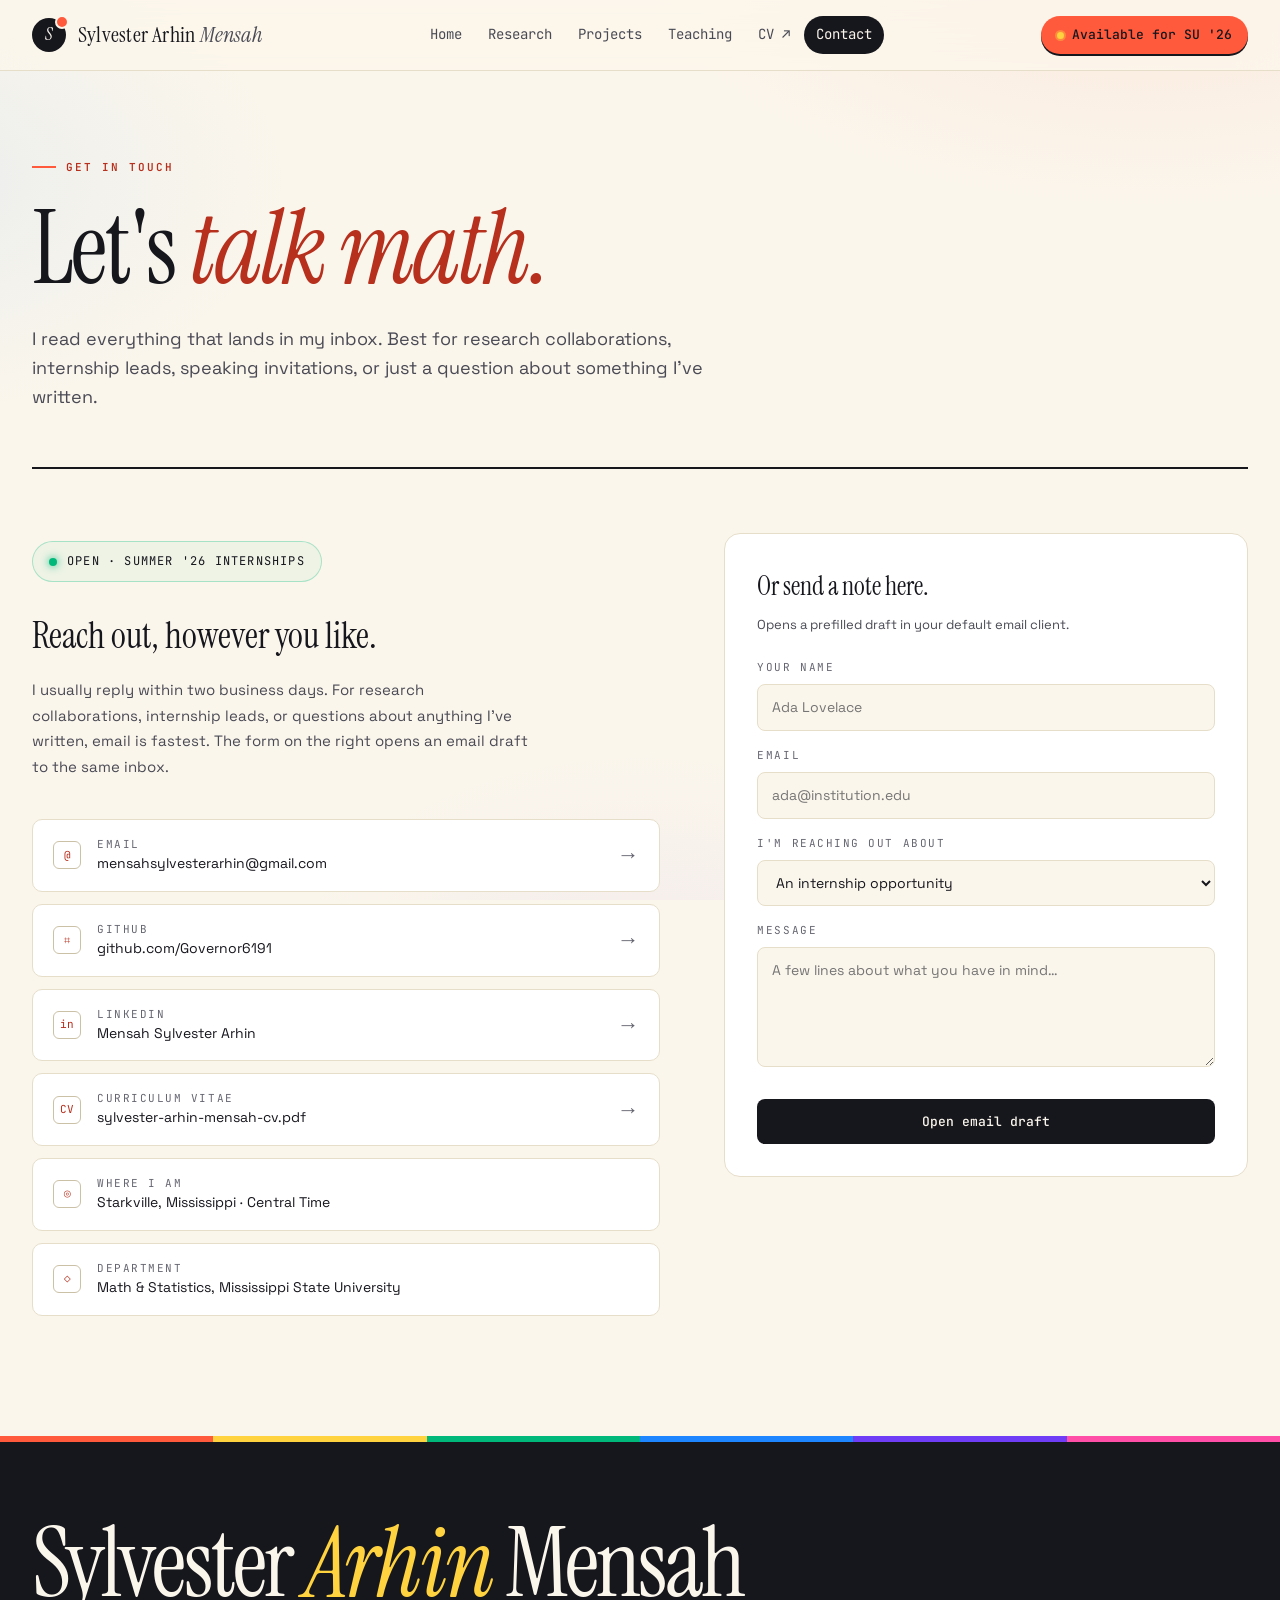
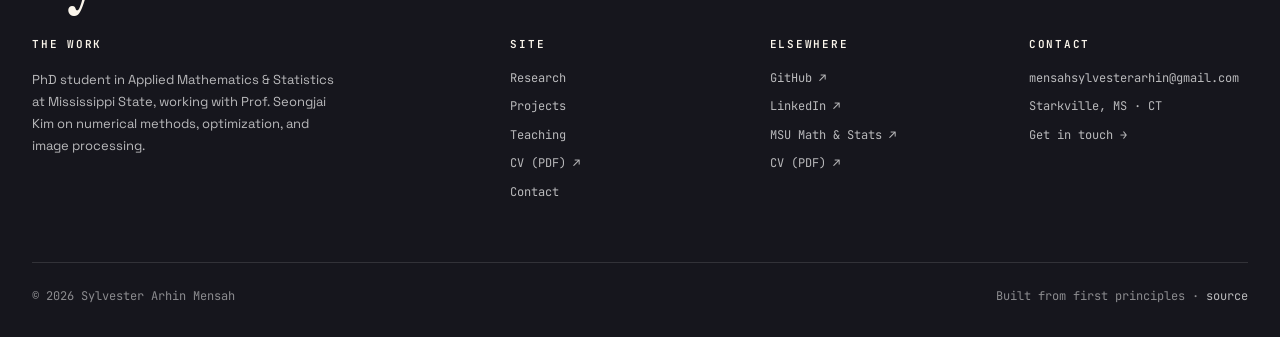
<file: contact.html>
<!doctype html>
<html lang="en">
<head>
<meta charset="utf-8" />
<meta name="viewport" content="width=device-width,initial-scale=1" />
<title>Contact · Sylvester Arhin Mensah</title>
<meta name="description" content="Contact Sylvester Arhin Mensah at Mississippi State University: email, GitHub, LinkedIn, CV." />
<link rel="canonical" href="https://governor6191.github.io/contact.html" />

<!-- Open Graph + Twitter -->
<meta property="og:type" content="website" />
<meta property="og:site_name" content="Sylvester Arhin Mensah" />
<meta property="og:title" content="Contact · Sylvester Arhin Mensah" />
<meta property="og:description" content="Contact Sylvester Arhin Mensah at Mississippi State University: email, GitHub, LinkedIn, CV." />
<meta property="og:url" content="https://governor6191.github.io/contact.html" />
<meta property="og:image" content="https://governor6191.github.io/og/og-image.png" />
<meta property="og:image:width" content="1200" />
<meta property="og:image:height" content="720" />
<meta property="og:image:type" content="image/png" />
<meta property="og:image:alt" content="Sylvester Arhin Mensah. Mathematics for systems in motion. PhD · Mississippi State University." />
<meta name="twitter:card" content="summary_large_image" />
<meta name="twitter:title" content="Contact · Sylvester Arhin Mensah" />
<meta name="twitter:description" content="Contact Sylvester Arhin Mensah at Mississippi State University: email, GitHub, LinkedIn, CV." />
<meta name="twitter:image" content="https://governor6191.github.io/og/og-image.png" />
<meta name="twitter:image:alt" content="Sylvester Arhin Mensah. Mathematics for systems in motion. PhD · Mississippi State University." />

<link rel="stylesheet" href="shared.css" />
<style>
  .contact-grid {
    display: grid;
    grid-template-columns: 1.2fr 1fr;
    gap: 64px;
    align-items: start;
  }

  .contact-blurb h2 {
    font-family: var(--serif); font-weight: 400;
    font-size: 36px; line-height: 1.2;
    margin-bottom: 20px;
  }
  .contact-blurb p {
    color: var(--ink-2); font-size: 15px; line-height: 1.7;
    margin-bottom: 16px;
    max-width: 50ch;
  }
  .contact-blurb .signal {
    display: inline-flex; align-items: center; gap: 10px;
    margin-top: 8px;
    padding: 10px 16px;
    border: 1px solid rgba(0, 184, 122, 0.3);
    background: rgba(0, 184, 122, 0.05);
    color: var(--ink);
    border-radius: 999px;
    font-family: var(--mono); font-size: 12px;
    letter-spacing: 0.1em;
    text-transform: uppercase;
  }
  .contact-blurb .signal::before {
    content: ''; width: 8px; height: 8px; border-radius: 50%;
    background: var(--accent-4);
    box-shadow: 0 0 8px var(--accent-4);
  }

  .channels {
    margin-top: 40px;
    display: grid; gap: 12px;
  }
  .channel {
    display: grid;
    grid-template-columns: 28px 1fr auto;
    gap: 16px;
    padding: 16px 20px;
    border: 1px solid var(--rule);
    border-radius: 10px;
    background: var(--bg-2);
    align-items: center;
    transition: border-color .15s, transform .15s;
  }
  .channel:hover { border-color: var(--accent); transform: translateX(2px); }
  .channel .glyph {
    width: 28px; height: 28px;
    border: 1px solid var(--rule-2);
    border-radius: 6px;
    display: grid; place-items: center;
    color: var(--accent-text);
    font-family: var(--mono); font-size: 11px;
  }
  .channel .label {
    font-family: var(--mono); font-size: 11px;
    color: var(--ink-3); text-transform: uppercase; letter-spacing: 0.14em;
  }
  .channel .val { font-size: 14px; color: var(--ink); }
  .channel .arr { font-family: var(--serif); font-size: 22px; color: var(--ink-3); }

  /* form */
  .form {
    padding: 32px;
    background: var(--bg-2);
    border: 1px solid var(--rule);
    border-radius: 16px;
  }
  .form h3 {
    font-family: var(--serif); font-weight: 400; font-size: 26px;
    margin-bottom: 8px;
  }
  .form > p {
    color: var(--ink-2); font-size: 13px;
    margin-bottom: 24px;
  }
  .field { margin-bottom: 16px; }
  .field label {
    display: block;
    font-family: var(--mono); font-size: 11px;
    text-transform: uppercase; letter-spacing: 0.14em;
    color: var(--ink-3);
    margin-bottom: 8px;
  }
  .field input, .field select, .field textarea {
    width: 100%;
    background: var(--bg);
    border: 1px solid var(--rule);
    color: var(--ink);
    padding: 12px 14px;
    border-radius: 8px;
    font-family: var(--sans);
    font-size: 14px;
    line-height: 1.5;
  }
  .field textarea { min-height: 120px; resize: vertical; font-family: var(--sans); }
  .field input:focus, .field select:focus, .field textarea:focus { border-color: var(--ink); }

  .form button {
    width: 100%;
    padding: 14px;
    background: var(--ink);
    color: var(--bg);
    border: 0;
    border-radius: 8px;
    font-family: var(--mono); font-size: 13px;
    font-weight: 500;
    cursor: pointer;
    margin-top: 8px;
    transition: background .15s;
  }
  .form button:hover { background: var(--accent); color: var(--ink); }

  .form .success {
    display: none;
    padding: 16px;
    background: rgba(0, 184, 122, 0.1);
    border: 1px solid rgba(0, 184, 122, 0.3);
    border-radius: 8px;
    color: var(--ink);
    font-family: var(--mono); font-size: 13px;
    text-align: center;
    margin-top: 16px;
  }
  .form.sent .success { display: block; }
  .form.sent button { background: var(--accent-3); color: var(--ink); }

  @media (max-width: 860px) {
    .contact-grid { grid-template-columns: 1fr; gap: 32px; }
  }
</style>
</head>
<body data-page="contact">
<div id="nav-mount"></div>

<main class="wrap">

  <div class="page-hero">
    <div class="eyebrow">Get in touch</div>
    <h1>Let's <em>talk math.</em></h1>
    <p class="lede">
      I read everything that lands in my inbox. Best for
      research collaborations, internship leads, speaking invitations,
      or just a question about something I've written.
    </p>
  </div>

  <div class="contact-grid">

    <div class="contact-blurb">
      <span class="signal">Open · Summer '26 internships</span>

      <h2 style="margin-top: 32px;">Reach out, however you like.</h2>
      <p>
        I usually reply within two business days. For research
        collaborations, internship leads, or questions about anything
        I've written, email is fastest. The form on the right opens an
        email draft to the same inbox.
      </p>

      <div class="channels">
        <a class="channel" href="mailto:mensahsylvesterarhin@gmail.com">
          <span class="glyph">@</span>
          <div>
            <div class="label">Email</div>
            <div class="val">mensahsylvesterarhin@gmail.com</div>
          </div>
          <span class="arr">→</span>
        </a>
        <a class="channel" href="https://github.com/Governor6191" target="_blank" rel="noopener">
          <span class="glyph">⌗</span>
          <div>
            <div class="label">GitHub</div>
            <div class="val">github.com/Governor6191</div>
          </div>
          <span class="arr">→</span>
        </a>
        <a class="channel" href="https://www.linkedin.com/in/mensah-sylvester-arhin-62a2b6242/" target="_blank" rel="noopener">
          <span class="glyph">in</span>
          <div>
            <div class="label">LinkedIn</div>
            <div class="val">Mensah Sylvester Arhin</div>
          </div>
          <span class="arr">→</span>
        </a>
        <a class="channel" href="cv/sylvester-arhin-mensah-cv.pdf" target="_blank" rel="noopener">
          <span class="glyph">CV</span>
          <div>
            <div class="label">Curriculum vitae</div>
            <div class="val">sylvester-arhin-mensah-cv.pdf</div>
          </div>
          <span class="arr">→</span>
        </a>
        <div class="channel" style="cursor: default;">
          <span class="glyph">◎</span>
          <div>
            <div class="label">Where I am</div>
            <div class="val">Starkville, Mississippi · Central Time</div>
          </div>
          <span class="arr" style="opacity: 0;">·</span>
        </div>
        <div class="channel" style="cursor: default;">
          <span class="glyph">◇</span>
          <div>
            <div class="label">Department</div>
            <div class="val">Math &amp; Statistics, Mississippi State University</div>
          </div>
          <span class="arr" style="opacity: 0;">·</span>
        </div>
      </div>
    </div>

    <form class="form" id="contact-form" action="mailto:mensahsylvesterarhin@gmail.com" method="post" enctype="text/plain">
      <h3>Or send a note here.</h3>
      <p>Opens a prefilled draft in your default email client.</p>

      <div class="field">
        <label for="contact-name">Your name</label>
        <input id="contact-name" name="name" type="text" placeholder="Ada Lovelace" autocomplete="name" required />
      </div>
      <div class="field">
        <label for="contact-email">Email</label>
        <input id="contact-email" name="email" type="email" placeholder="ada@institution.edu" autocomplete="email" required />
      </div>
      <div class="field">
        <label for="contact-topic">I'm reaching out about</label>
        <select id="contact-topic" name="topic">
          <option value="An internship opportunity">An internship opportunity</option>
          <option value="Research collaboration">Research collaboration</option>
          <option value="A question on a project or paper">A question on a project or paper</option>
          <option value="Speaking / seminar invitation">Speaking / seminar invitation</option>
          <option value="Something else">Something else</option>
        </select>
      </div>
      <div class="field">
        <label for="contact-message">Message</label>
        <textarea id="contact-message" name="message" placeholder="A few lines about what you have in mind…" required></textarea>
      </div>
      <button type="submit">Open email draft</button>

      <div class="success" id="contact-status" aria-live="polite">Email draft opened. If nothing happened, email mensahsylvesterarhin@gmail.com directly.</div>
    </form>

  </div>

</main>

<div id="foot-mount"></div>
<script src="chrome.js"></script>
<script>
  const f = document.getElementById('contact-form');
  f.addEventListener('submit', e => {
    e.preventDefault();
    const data = new FormData(f);
    const subject = `Portfolio note: ${data.get('topic')}`;
    const body = [
      `Name: ${data.get('name')}`,
      `Email: ${data.get('email')}`,
      `Topic: ${data.get('topic')}`,
      '',
      data.get('message')
    ].join('\n');
    window.location.href = `mailto:mensahsylvesterarhin@gmail.com?subject=${encodeURIComponent(subject)}&body=${encodeURIComponent(body)}`;
    f.classList.add('sent');
  });
</script>
</body>
</html>
</file>
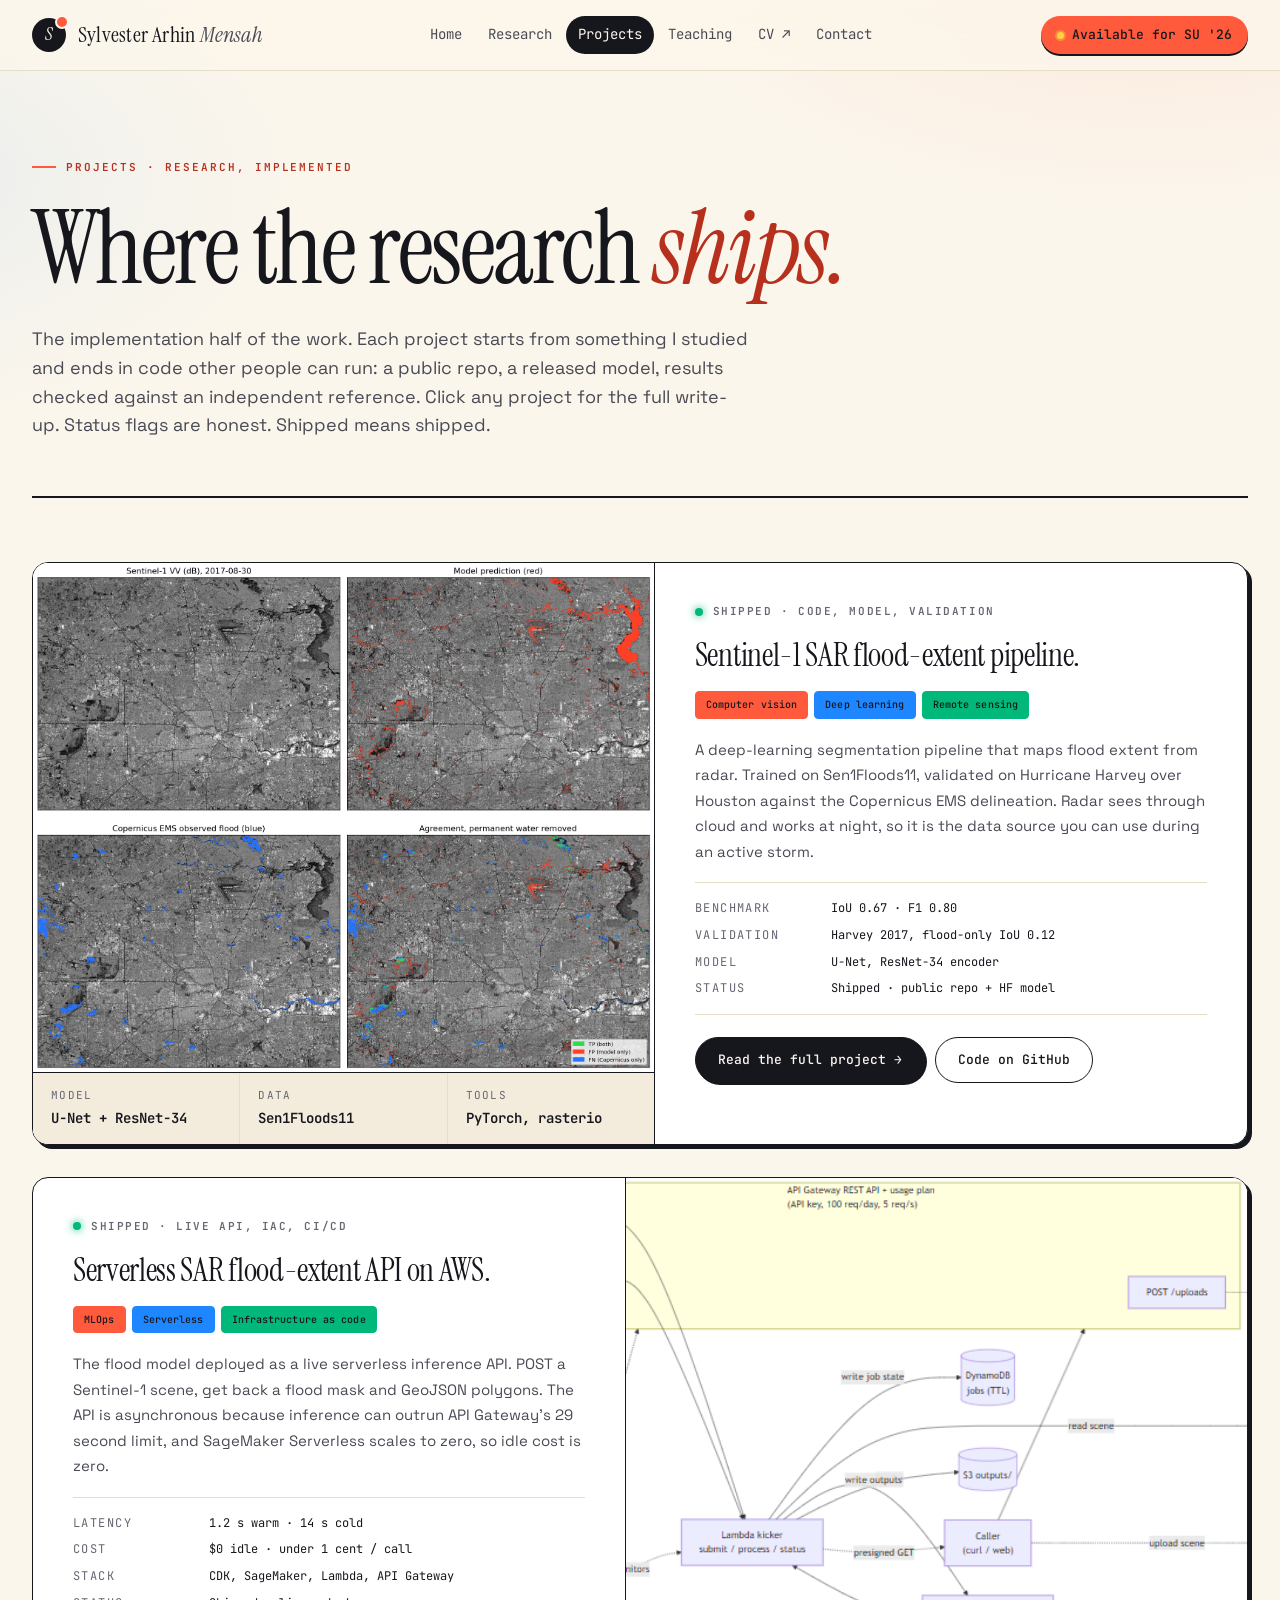
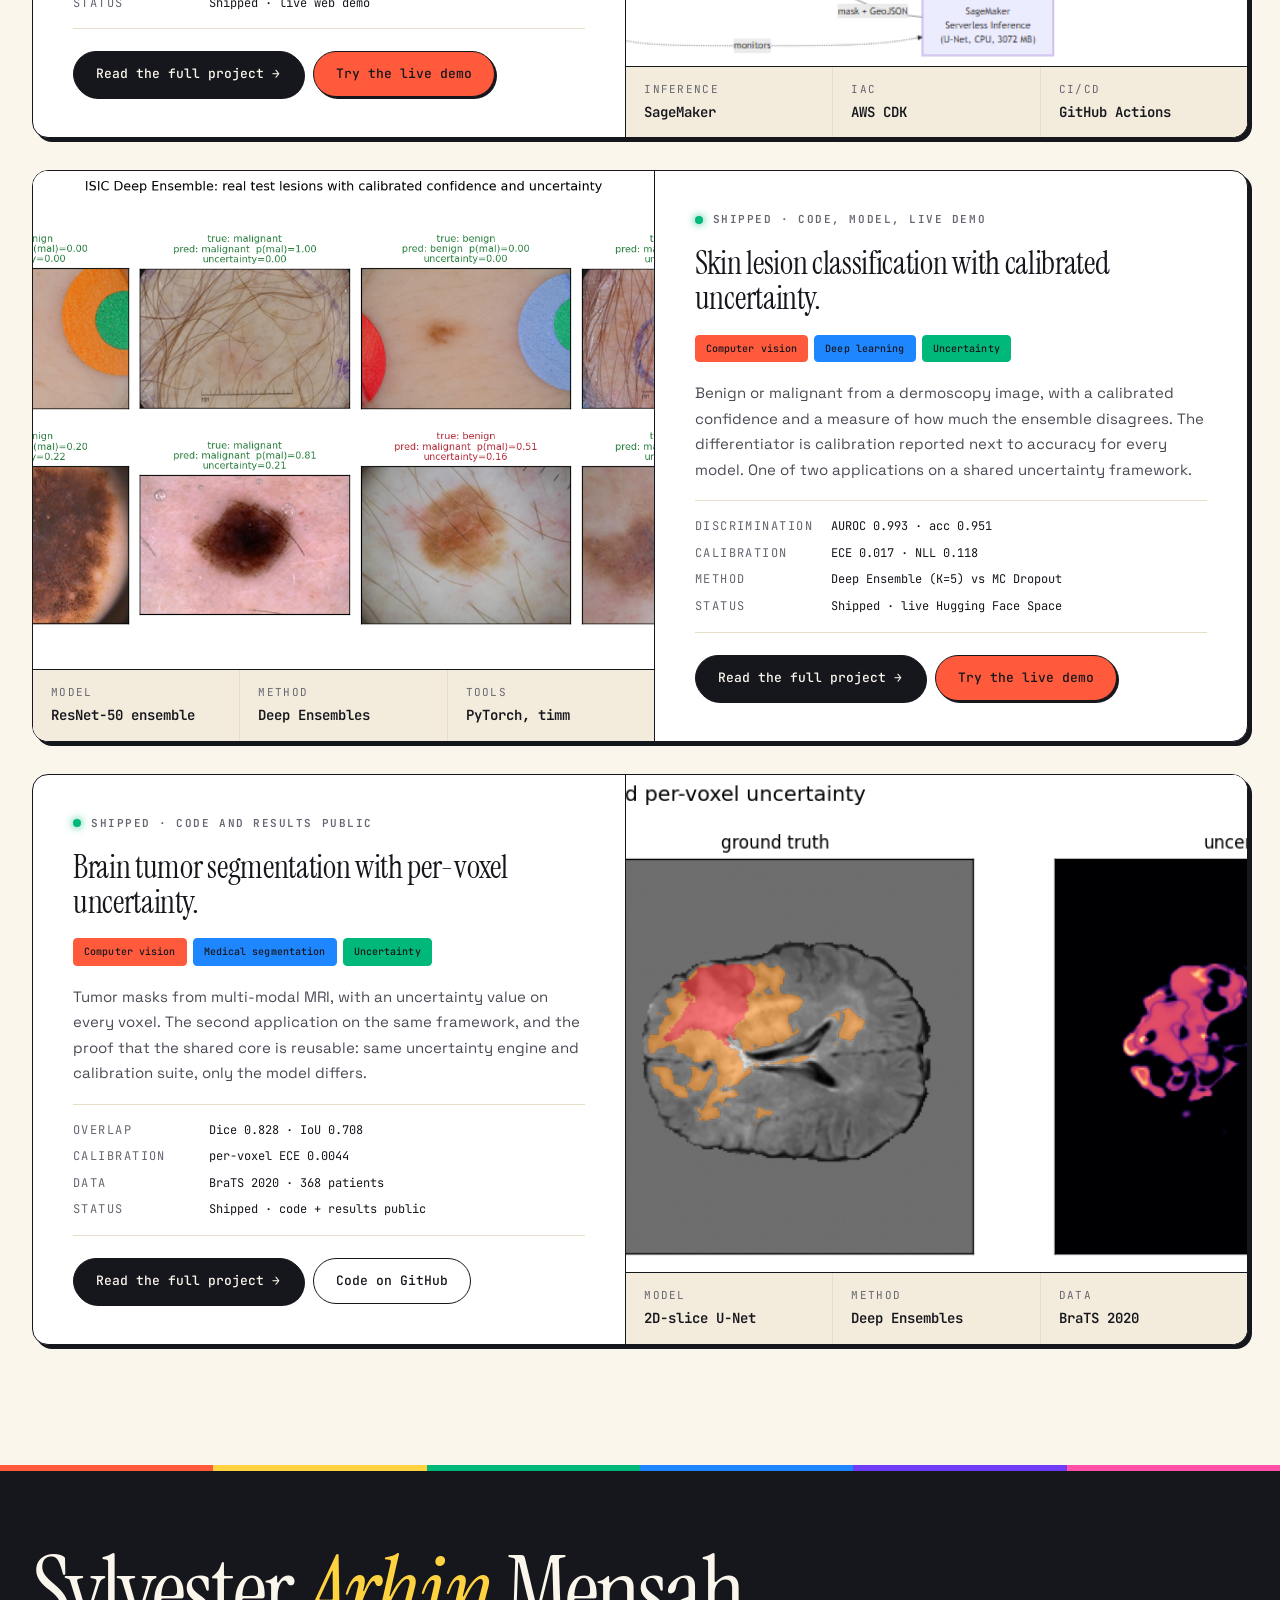
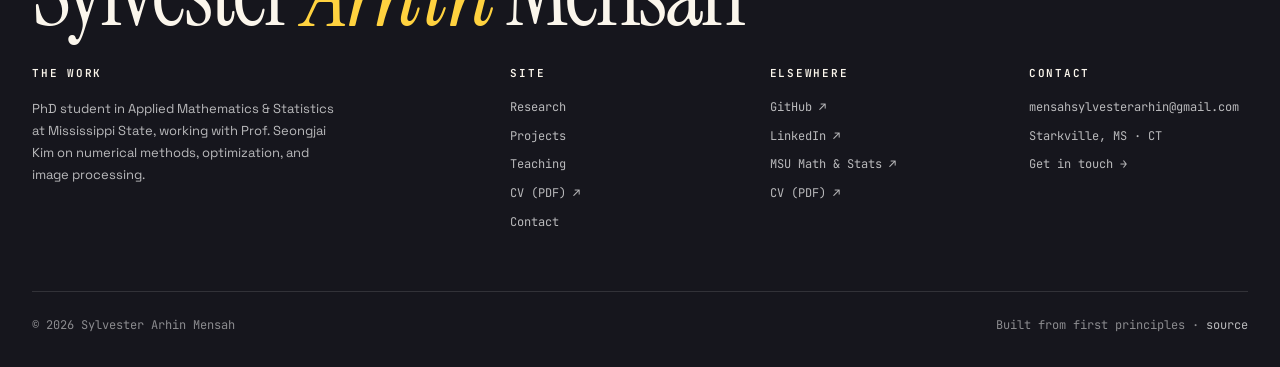
<file: projects.html>
<!doctype html>
<html lang="en">
<head>
<meta charset="utf-8" />
<meta name="viewport" content="width=device-width,initial-scale=1" />
<title>Projects · Sylvester Arhin Mensah · Applied ML, computer vision, MLOps</title>
<meta name="description" content="Shipped implementation projects by Sylvester Arhin Mensah, where the research turns into code other people can run: SAR flood mapping, a serverless ML API on AWS, and medical imaging with calibrated uncertainty." />
<link rel="canonical" href="https://governor6191.github.io/projects.html" />

<!-- Open Graph + Twitter -->
<meta property="og:type" content="website" />
<meta property="og:site_name" content="Sylvester Arhin Mensah" />
<meta property="og:title" content="Projects · Sylvester Arhin Mensah · Applied ML, computer vision, MLOps" />
<meta property="og:description" content="Shipped implementation projects where the research turns into code other people can run. SAR flood mapping, a serverless ML API, and medical imaging with calibrated uncertainty." />
<meta property="og:url" content="https://governor6191.github.io/projects.html" />
<meta property="og:image" content="https://governor6191.github.io/og/og-image.png" />
<meta property="og:image:width" content="1200" />
<meta property="og:image:height" content="720" />
<meta property="og:image:type" content="image/png" />
<meta property="og:image:alt" content="Sylvester Arhin Mensah. Mathematics for systems in motion. PhD · Mississippi State University." />
<meta name="twitter:card" content="summary_large_image" />
<meta name="twitter:title" content="Projects · Sylvester Arhin Mensah · Applied ML, computer vision, MLOps" />
<meta name="twitter:description" content="Shipped implementation projects where the research turns into code other people can run." />
<meta name="twitter:image" content="https://governor6191.github.io/og/og-image.png" />
<meta name="twitter:image:alt" content="Sylvester Arhin Mensah. Mathematics for systems in motion. PhD · Mississippi State University." />

<link rel="stylesheet" href="shared.css" />
<style>
  /* ============================================================
     Projects index. A list of cards, each linking to its own
     detail page under /projects/<slug>/, mirroring the research
     section. To add a project, copy one <article class="project">
     block, refill it, and create its detail page.
     ============================================================ */

  .project {
    border: 1.5px solid var(--ink);
    border-radius: 16px;
    overflow: hidden;
    margin-bottom: 32px;
    background: var(--bg-2);
    display: grid;
    grid-template-columns: 1.05fr 1fr;
    box-shadow: 4px 4px 0 var(--ink);
    transition: transform .2s, box-shadow .2s;
  }
  .project:hover { transform: translate(-2px, -2px); box-shadow: 6px 6px 0 var(--ink); }
  .project.flip { grid-template-columns: 1fr 1.05fr; }
  .project.flip .proj-media { order: 2; }
  .project.flip .proj-body { order: 1; }

  .proj-media {
    position: relative;
    background: var(--bg);
    min-height: 420px;
    display: flex; flex-direction: column;
    border-right: 1.5px solid var(--ink);
  }
  .project.flip .proj-media { border-right: 0; border-left: 1.5px solid var(--ink); }

  .proj-placeholder {
    flex: 1;
    background:
      repeating-linear-gradient(135deg, rgba(22,22,29,0.06) 0 12px, transparent 12px 24px),
      var(--bg-3);
    display: grid; place-items: center; text-align: center;
    font-family: var(--mono);
    font-size: 12px;
    font-weight: 600;
    letter-spacing: 0.14em;
    text-transform: uppercase;
    line-height: 1.7;
    color: var(--ink-2);
    position: relative;
    padding: 24px;
  }
  .proj-placeholder::before {
    content: '';
    position: absolute; inset: 16px;
    border: 1px dashed var(--rule-2);
    pointer-events: none;
  }

  /* Image thumbnail variant of the media panel. The detail page shows the
     full figure; the card just needs to communicate the project visually. */
  .proj-thumb {
    flex: 1;
    background: var(--bg-3);
    overflow: hidden;
    position: relative;
  }
  .proj-thumb img {
    display: block;
    width: 100%;
    height: 100%;
    object-fit: cover;
    object-position: center;
  }
  /* BraTS panorama is 4:1, so a center-crop lands on a single panel.
     Bias right to land on the uncertainty map, the project's headline. */
  .proj-thumb.brats img { object-position: 78% center; }

  .proj-meta-row {
    display: flex; gap: 0;
    border-top: 1.5px solid var(--ink);
    background: var(--bg-3);
  }
  .proj-meta-row .vm-cell {
    flex: 1;
    padding: 14px 18px;
    border-right: 1px solid var(--rule);
    font-family: var(--mono); font-size: 11px;
    color: var(--ink-3);
    text-transform: uppercase;
    letter-spacing: 0.12em;
  }
  .proj-meta-row .vm-cell:last-child { border-right: 0; }
  .proj-meta-row .vm-cell b {
    display: block;
    font-weight: 600;
    color: var(--ink);
    font-size: 14px;
    text-transform: none;
    letter-spacing: 0;
    margin-top: 4px;
  }

  .proj-body {
    padding: 40px;
    display: flex; flex-direction: column; gap: 18px;
  }
  .proj-status {
    display: flex; align-items: center; gap: 10px;
    font-family: var(--mono); font-size: 11px;
    text-transform: uppercase; letter-spacing: 0.14em;
    color: var(--ink-3);
    font-weight: 600;
  }
  .proj-status .stat-dot { width: 8px; height: 8px; border-radius: 50%; }
  .proj-status.shipped .stat-dot { background: var(--accent-4); box-shadow: 0 0 8px var(--accent-4); }

  .proj-body h2 {
    font-family: var(--serif);
    font-weight: 400;
    font-size: 32px;
    line-height: 1.1;
    letter-spacing: -0.01em;
  }
  .proj-body p {
    color: var(--ink-2);
    font-size: 15px;
    line-height: 1.7;
  }
  .proj-tags { display: flex; gap: 6px; flex-wrap: wrap; }
  .proj-tags .tag { text-transform: none; letter-spacing: 0.01em; font-weight: 500; }

  .meta-dl {
    display: grid;
    grid-template-columns: 120px 1fr;
    gap: 8px 16px;
    padding: 16px 0;
    border-top: 1.5px solid var(--rule);
    border-bottom: 1.5px solid var(--rule);
    font-family: var(--mono);
    font-size: 12px;
  }
  .meta-dl dt { color: var(--ink-3); text-transform: uppercase; letter-spacing: 0.12em; }
  .meta-dl dd { color: var(--ink); }

  .actions-row { display: flex; gap: 10px; flex-wrap: wrap; margin-top: 4px; }

  @media (max-width: 980px) {
    .project, .project.flip { grid-template-columns: 1fr; }
    .project.flip .proj-media { order: 1; border-left: 0; border-bottom: 1.5px solid var(--ink); }
    .proj-media { min-height: 300px; border-right: 0; border-bottom: 1.5px solid var(--ink); }
  }
</style>
</head>
<body data-page="projects">
<div id="nav-mount"></div>

<main class="wrap">

  <div class="page-hero">
    <div class="eyebrow">Projects &middot; research, implemented</div>
    <h1>Where the research <em>ships.</em></h1>
    <p class="lede">
      The implementation half of the work. Each project starts from
      something I studied and ends in code other people can run: a public
      repo, a released model, results checked against an independent
      reference. Click any project for the full write-up. Status flags are
      honest. Shipped means shipped.
    </p>
  </div>

  <!-- ============================================================
       1. Sentinel-1 SAR flood-extent pipeline
       Detail page: /projects/sar-flood/
       ============================================================ -->
  <article class="project" id="sar-flood">
    <div class="proj-media">
      <div class="proj-thumb">
        <img src="/assets/images/harvey_validation.png"
             alt="Four-panel Hurricane Harvey 2017 validation over Houston: Sentinel-1 VV radar input, model predicted flood in red, Copernicus EMS observed flood in blue, and the agreement map with permanent water removed."
             loading="lazy" />
      </div>
      <div class="proj-meta-row">
        <div class="vm-cell">Model<b>U-Net + ResNet-34</b></div>
        <div class="vm-cell">Data<b>Sen1Floods11</b></div>
        <div class="vm-cell">Tools<b>PyTorch, rasterio</b></div>
      </div>
    </div>
    <div class="proj-body">
      <div class="proj-status shipped"><span class="stat-dot"></span> Shipped &middot; code, model, validation</div>
      <h2>Sentinel-1 SAR flood-extent pipeline.</h2>
      <div class="proj-tags">
        <span class="tag accent">Computer vision</span>
        <span class="tag blue">Deep learning</span>
        <span class="tag green">Remote sensing</span>
      </div>
      <p>
        A deep-learning segmentation pipeline that maps flood extent from
        radar. Trained on Sen1Floods11, validated on Hurricane Harvey over
        Houston against the Copernicus EMS delineation. Radar sees through
        cloud and works at night, so it is the data source you can use during
        an active storm.
      </p>
      <dl class="meta-dl">
        <dt>Benchmark</dt><dd>IoU 0.67 &middot; F1 0.80</dd>
        <dt>Validation</dt><dd>Harvey 2017, flood-only IoU 0.12</dd>
        <dt>Model</dt><dd>U-Net, ResNet-34 encoder</dd>
        <dt>Status</dt><dd>Shipped &middot; public repo + HF model</dd>
      </dl>
      <div class="actions-row">
        <a class="btn primary" href="/projects/sar-flood/">Read the full project &rarr;</a>
        <a class="btn ghost" href="https://github.com/Governor6191/sar-flood-extent" target="_blank" rel="noopener">Code on GitHub</a>
      </div>
    </div>
  </article>

  <!-- ============================================================
       2. Serverless SAR flood-extent API on AWS
       Detail page: /projects/sar-flood-aws/
       ============================================================ -->
  <article class="project flip" id="sar-flood-aws">
    <div class="proj-media">
      <div class="proj-thumb">
        <img src="/assets/images/sar_flood_aws_architecture.png"
             alt="Architecture diagram. A caller uploads a Sentinel-1 scene to S3 via a presigned URL. API Gateway plus a Lambda kicker writes a job to DynamoDB and invokes a SageMaker serverless endpoint. The mask and GeoJSON return through presigned S3 URLs."
             loading="lazy" />
      </div>
      <div class="proj-meta-row">
        <div class="vm-cell">Inference<b>SageMaker</b></div>
        <div class="vm-cell">IaC<b>AWS CDK</b></div>
        <div class="vm-cell">CI/CD<b>GitHub Actions</b></div>
      </div>
    </div>
    <div class="proj-body">
      <div class="proj-status shipped"><span class="stat-dot"></span> Shipped &middot; live API, IaC, CI/CD</div>
      <h2>Serverless SAR flood-extent API on AWS.</h2>
      <div class="proj-tags">
        <span class="tag accent">MLOps</span>
        <span class="tag blue">Serverless</span>
        <span class="tag green">Infrastructure as code</span>
      </div>
      <p>
        The flood model deployed as a live serverless inference API. POST a
        Sentinel-1 scene, get back a flood mask and GeoJSON polygons. The API
        is asynchronous because inference can outrun API Gateway's 29 second
        limit, and SageMaker Serverless scales to zero, so idle cost is zero.
      </p>
      <dl class="meta-dl">
        <dt>Latency</dt><dd>1.2 s warm &middot; 14 s cold</dd>
        <dt>Cost</dt><dd>$0 idle &middot; under 1 cent / call</dd>
        <dt>Stack</dt><dd>CDK, SageMaker, Lambda, API Gateway</dd>
        <dt>Status</dt><dd>Shipped &middot; live web demo</dd>
      </dl>
      <div class="actions-row">
        <a class="btn primary" href="/projects/sar-flood-aws/">Read the full project &rarr;</a>
        <a class="btn coral" href="/projects/flood-demo.html">Try the live demo</a>
      </div>
    </div>
  </article>

  <!-- ============================================================
       3. Skin lesion classification with calibrated uncertainty
       Detail page: /projects/skin-lesion-uncertainty/
       ============================================================ -->
  <article class="project" id="skin-lesion">
    <div class="proj-media">
      <div class="proj-thumb">
        <img src="/assets/images/isic_worked_examples.png"
             alt="Two rows of real ISIC dermoscopy test lesions. Top row: cases where the five-member Deep Ensemble is confident and correct. Bottom row: the lesions where the members disagree most, dark and irregular pigmented lesions that are the genuinely harder cases."
             loading="lazy" />
      </div>
      <div class="proj-meta-row">
        <div class="vm-cell">Model<b>ResNet-50 ensemble</b></div>
        <div class="vm-cell">Method<b>Deep Ensembles</b></div>
        <div class="vm-cell">Tools<b>PyTorch, timm</b></div>
      </div>
    </div>
    <div class="proj-body">
      <div class="proj-status shipped"><span class="stat-dot"></span> Shipped &middot; code, model, live demo</div>
      <h2>Skin lesion classification with calibrated uncertainty.</h2>
      <div class="proj-tags">
        <span class="tag accent">Computer vision</span>
        <span class="tag blue">Deep learning</span>
        <span class="tag green">Uncertainty</span>
      </div>
      <p>
        Benign or malignant from a dermoscopy image, with a calibrated
        confidence and a measure of how much the ensemble disagrees. The
        differentiator is calibration reported next to accuracy for every
        model. One of two applications on a shared uncertainty framework.
      </p>
      <dl class="meta-dl">
        <dt>Discrimination</dt><dd>AUROC 0.993 &middot; acc 0.951</dd>
        <dt>Calibration</dt><dd>ECE 0.017 &middot; NLL 0.118</dd>
        <dt>Method</dt><dd>Deep Ensemble (K=5) vs MC Dropout</dd>
        <dt>Status</dt><dd>Shipped &middot; live Hugging Face Space</dd>
      </dl>
      <div class="actions-row">
        <a class="btn primary" href="/projects/skin-lesion-uncertainty/">Read the full project &rarr;</a>
        <a class="btn coral" href="https://huggingface.co/spaces/Governor6191/isic-skin-lesion-uncertainty" target="_blank" rel="noopener">Try the live demo</a>
      </div>
    </div>
  </article>

  <!-- ============================================================
       4. Brain tumor segmentation with per-voxel uncertainty
       Detail page: /projects/brain-tumor-uncertainty/
       ============================================================ -->
  <article class="project flip" id="brain-tumor">
    <div class="proj-media">
      <div class="proj-thumb brats">
        <img src="/assets/images/brats_uncertainty.png"
             alt="Per-voxel uncertainty for brain tumor segmentation: FLAIR MRI input, predicted tumor mask, expert ground-truth mask, and the per-voxel uncertainty map. The uncertainty concentrates along the tumor boundary and through the heterogeneous core."
             loading="lazy" />
      </div>
      <div class="proj-meta-row">
        <div class="vm-cell">Model<b>2D-slice U-Net</b></div>
        <div class="vm-cell">Method<b>Deep Ensembles</b></div>
        <div class="vm-cell">Data<b>BraTS 2020</b></div>
      </div>
    </div>
    <div class="proj-body">
      <div class="proj-status shipped"><span class="stat-dot"></span> Shipped &middot; code and results public</div>
      <h2>Brain tumor segmentation with per-voxel uncertainty.</h2>
      <div class="proj-tags">
        <span class="tag accent">Computer vision</span>
        <span class="tag blue">Medical segmentation</span>
        <span class="tag green">Uncertainty</span>
      </div>
      <p>
        Tumor masks from multi-modal MRI, with an uncertainty value on every
        voxel. The second application on the same framework, and the proof
        that the shared core is reusable: same uncertainty engine and
        calibration suite, only the model differs.
      </p>
      <dl class="meta-dl">
        <dt>Overlap</dt><dd>Dice 0.828 &middot; IoU 0.708</dd>
        <dt>Calibration</dt><dd>per-voxel ECE 0.0044</dd>
        <dt>Data</dt><dd>BraTS 2020 &middot; 368 patients</dd>
        <dt>Status</dt><dd>Shipped &middot; code + results public</dd>
      </dl>
      <div class="actions-row">
        <a class="btn primary" href="/projects/brain-tumor-uncertainty/">Read the full project &rarr;</a>
        <a class="btn ghost" href="https://github.com/Governor6191/medical-imaging-uncertainty" target="_blank" rel="noopener">Code on GitHub</a>
      </div>
    </div>
  </article>

</main>

<div id="foot-mount"></div>

<script src="chrome.js"></script>
</body>
</html>
</file>
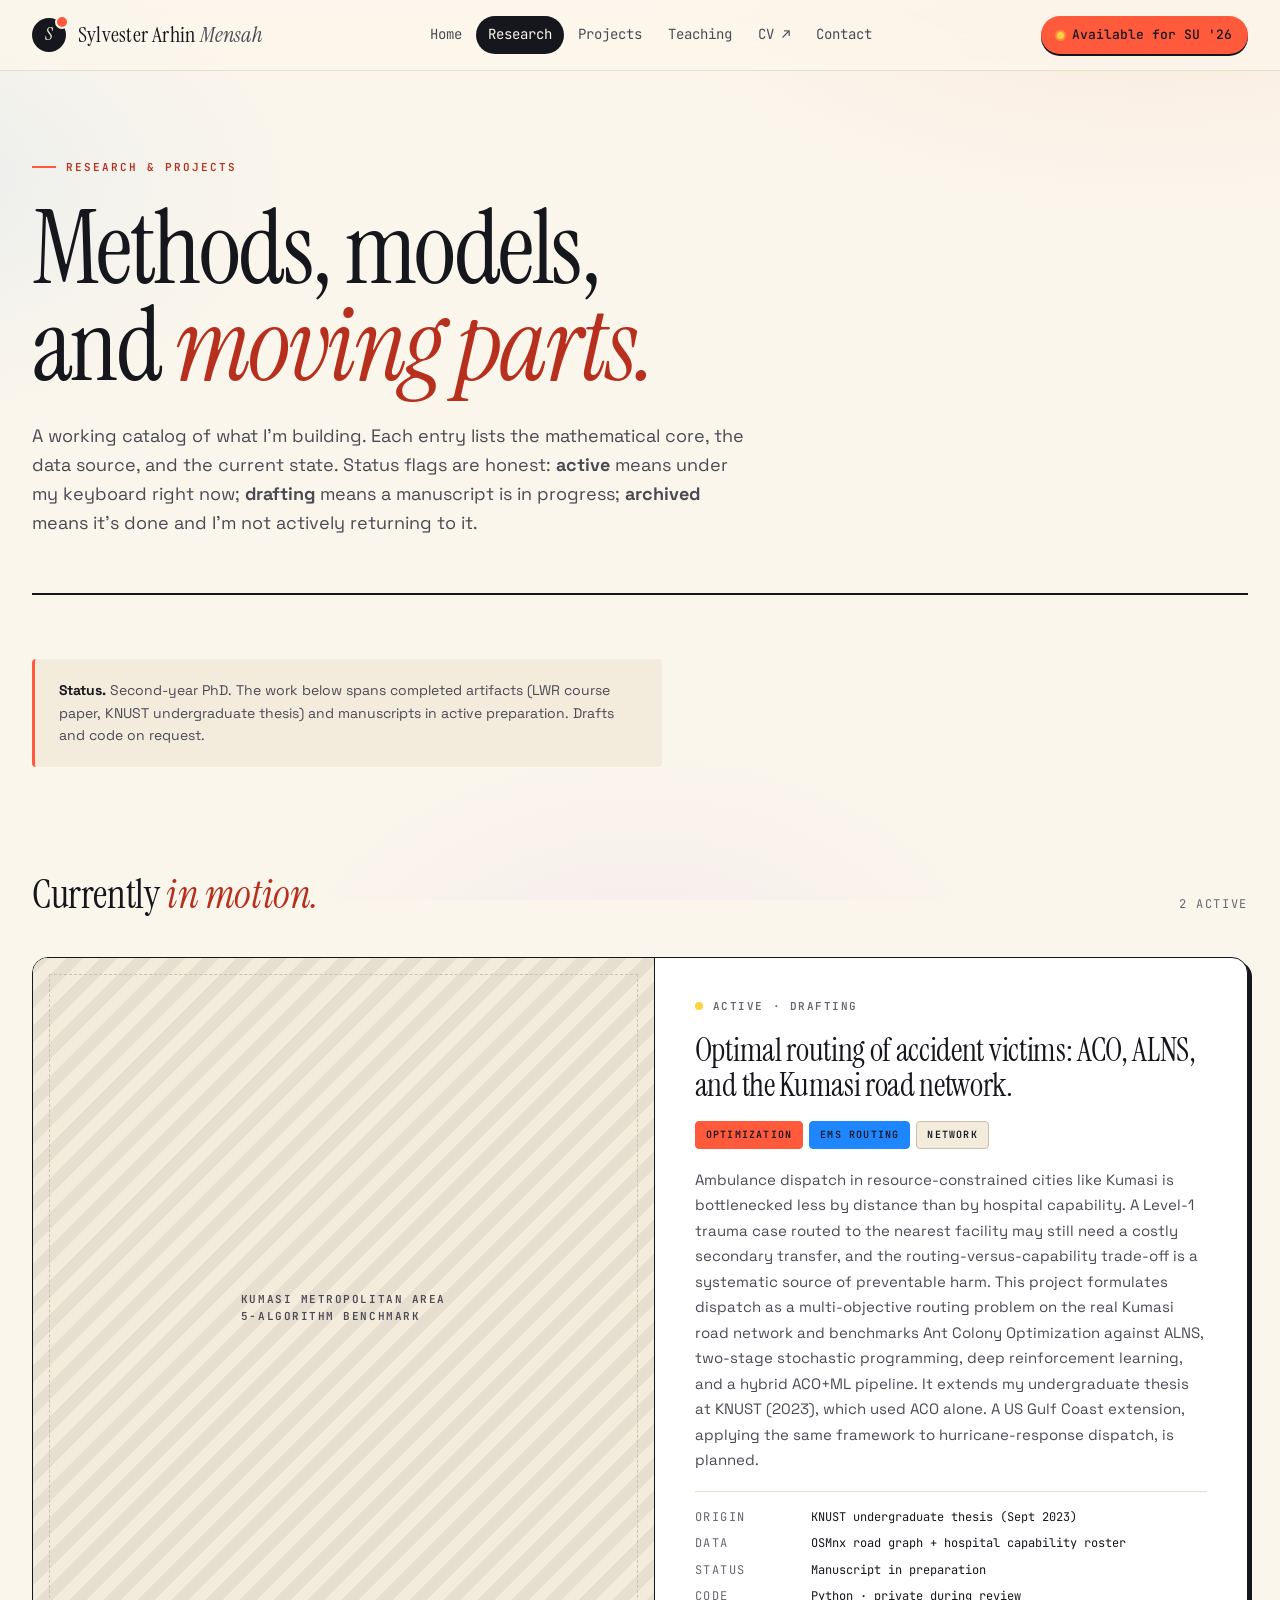
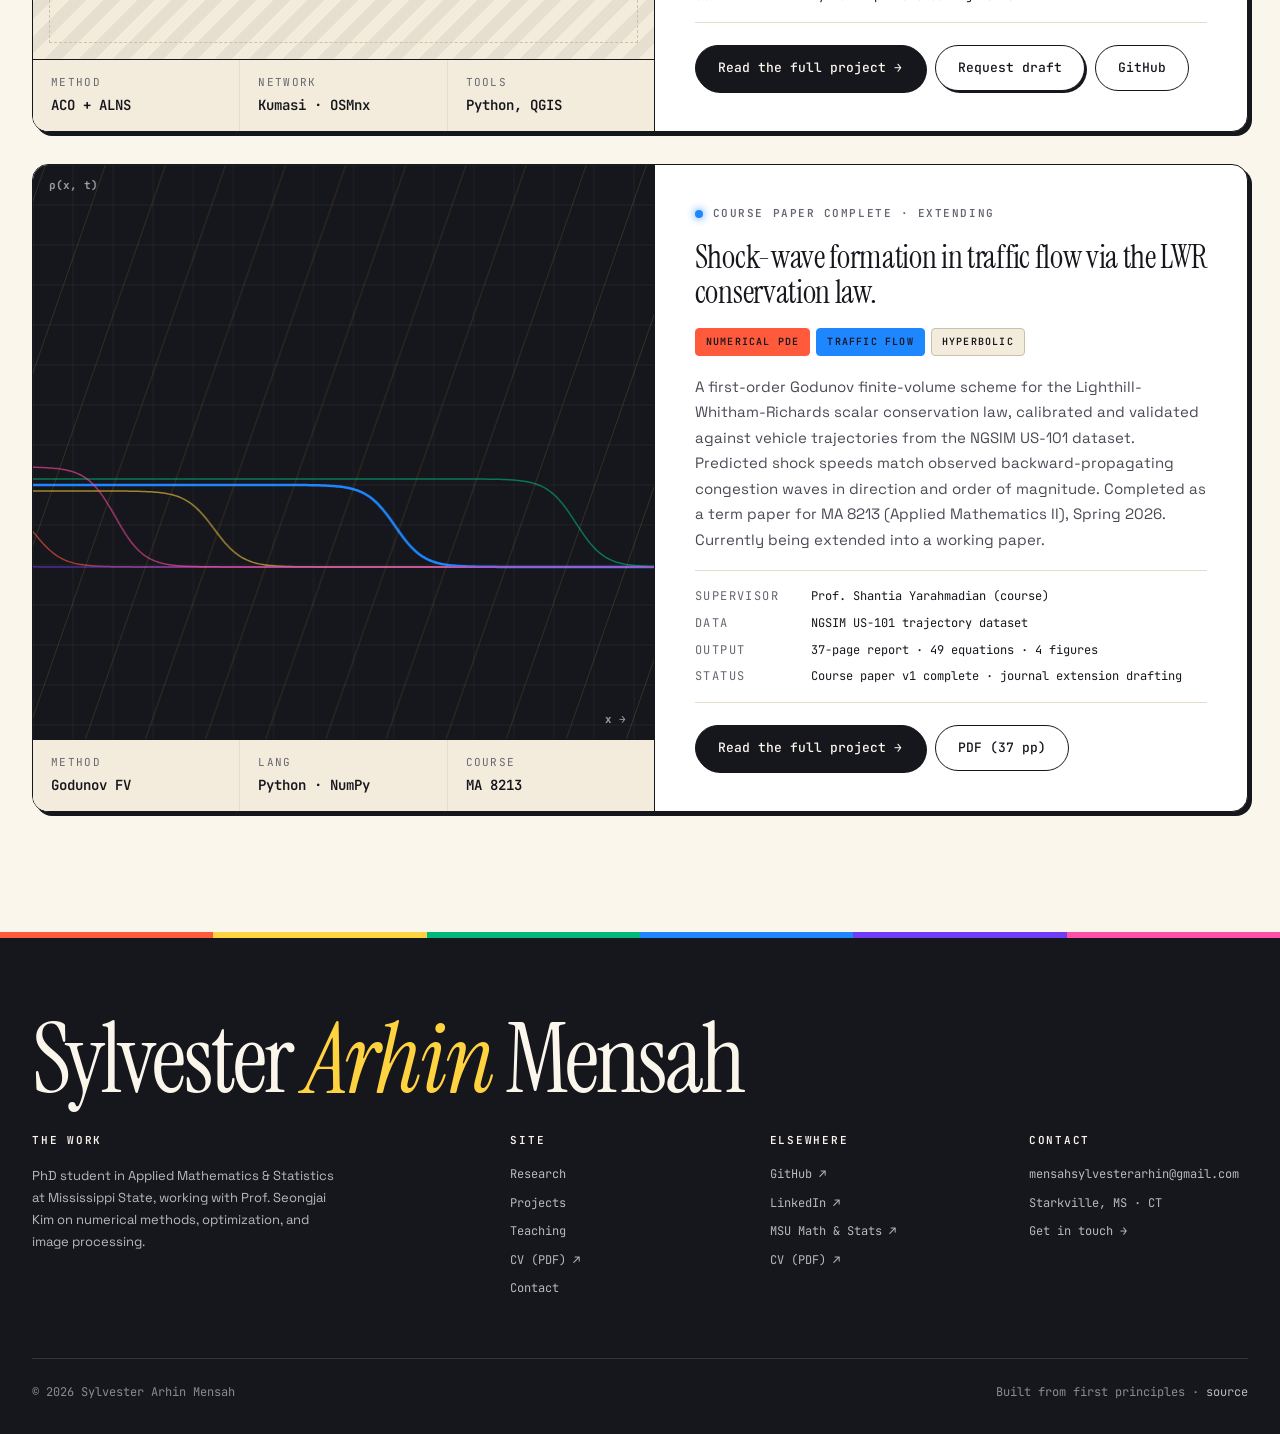
<file: research.html>
<!doctype html>
<html lang="en">
<head>
<meta charset="utf-8" />
<meta name="viewport" content="width=device-width,initial-scale=1" />
<title>Research · Sylvester Arhin Mensah</title>
<meta name="description" content="Research projects on traffic flow, EMS routing, and image processing, by Sylvester Arhin Mensah." />
<link rel="canonical" href="https://governor6191.github.io/research.html" />

<!-- Open Graph + Twitter -->
<meta property="og:type" content="website" />
<meta property="og:site_name" content="Sylvester Arhin Mensah" />
<meta property="og:title" content="Research · Sylvester Arhin Mensah" />
<meta property="og:description" content="Research projects on traffic flow, EMS routing, and image processing." />
<meta property="og:url" content="https://governor6191.github.io/research.html" />
<meta property="og:image" content="https://governor6191.github.io/og/og-image.png" />
<meta property="og:image:width" content="1200" />
<meta property="og:image:height" content="720" />
<meta property="og:image:type" content="image/png" />
<meta property="og:image:alt" content="Sylvester Arhin Mensah. Mathematics for systems in motion. PhD · Mississippi State University." />
<meta name="twitter:card" content="summary_large_image" />
<meta name="twitter:title" content="Research · Sylvester Arhin Mensah" />
<meta name="twitter:description" content="Research projects on traffic flow, EMS routing, and image processing." />
<meta name="twitter:image" content="https://governor6191.github.io/og/og-image.png" />
<meta name="twitter:image:alt" content="Sylvester Arhin Mensah. Mathematics for systems in motion. PhD · Mississippi State University." />

<link rel="stylesheet" href="shared.css" />
<style>
  /* ===== project card ===== */
  .project {
    border: 1.5px solid var(--ink);
    border-radius: 16px;
    overflow: hidden;
    margin-bottom: 32px;
    background: var(--bg-2);
    display: grid;
    grid-template-columns: 1.05fr 1fr;
    box-shadow: 4px 4px 0 var(--ink);
    transition: transform .2s, box-shadow .2s;
  }
  .project:hover { transform: translate(-2px, -2px); box-shadow: 6px 6px 0 var(--ink); }
  .project.completed { grid-template-columns: 1fr 1.05fr; }
  .project.completed .proj-media { order: 2; }
  .project.completed .proj-body { order: 1; }

  .proj-media {
    position: relative;
    background: var(--bg);
    min-height: 440px;
    display: flex; flex-direction: column;
    border-right: 1.5px solid var(--ink);
  }
  .project.completed .proj-media { border-right: 0; border-left: 1.5px solid var(--ink); }

  .proj-canvas-wrap {
    flex: 1;
    position: relative;
    background: var(--bg-ink);
    overflow: hidden;
  }
  .proj-canvas-wrap canvas { position: absolute; inset: 0; width: 100%; height: 100%; }

  .proj-placeholder {
    flex: 1;
    background:
      repeating-linear-gradient(135deg, rgba(22,22,29,0.06) 0 12px, transparent 12px 24px),
      var(--bg-3);
    display: grid; place-items: center;
    font-family: var(--mono);
    font-size: 11px;
    font-weight: 600;
    letter-spacing: 0.14em;
    text-transform: uppercase;
    color: var(--ink-2);
    position: relative;
  }
  .proj-placeholder::before {
    content: '';
    position: absolute; inset: 16px;
    border: 1px dashed var(--rule-2);
    pointer-events: none;
  }

  .proj-meta-row {
    display: flex; gap: 0;
    border-top: 1.5px solid var(--ink);
    background: var(--bg-3);
  }
  .proj-meta-row .vm-cell {
    flex: 1;
    padding: 14px 18px;
    border-right: 1px solid var(--rule);
    font-family: var(--mono); font-size: 11px;
    color: var(--ink-3);
    text-transform: uppercase;
    letter-spacing: 0.12em;
  }
  .proj-meta-row .vm-cell:last-child { border-right: 0; }
  .proj-meta-row .vm-cell b {
    display: block;
    font-weight: 600;
    color: var(--ink);
    font-size: 14px;
    text-transform: none;
    letter-spacing: 0;
    margin-top: 4px;
  }

  .proj-body {
    padding: 40px;
    display: flex; flex-direction: column; gap: 18px;
  }
  .proj-status {
    display: flex; align-items: center; gap: 10px;
    font-family: var(--mono); font-size: 11px;
    text-transform: uppercase; letter-spacing: 0.14em;
    color: var(--ink-3);
    font-weight: 600;
  }
  .proj-status .stat-dot {
    width: 8px; height: 8px; border-radius: 50%;
  }
  .proj-status.active .stat-dot { background: var(--accent-2); box-shadow: 0 0 8px var(--accent-2); }
  .proj-status.draft .stat-dot { background: var(--accent-3); }
  .proj-status.archived .stat-dot { background: var(--ink-3); }

  .proj-body h2 {
    font-family: var(--serif);
    font-weight: 400;
    font-size: 32px;
    line-height: 1.1;
    letter-spacing: -0.01em;
  }
  .proj-body p {
    color: var(--ink-2);
    font-size: 15px;
    line-height: 1.7;
  }
  .proj-tags { display: flex; gap: 6px; flex-wrap: wrap; }

  .meta-dl {
    display: grid;
    grid-template-columns: 100px 1fr;
    gap: 8px 16px;
    padding: 16px 0;
    border-top: 1.5px solid var(--rule);
    border-bottom: 1.5px solid var(--rule);
    font-family: var(--mono);
    font-size: 12px;
  }
  .meta-dl dt { color: var(--ink-3); text-transform: uppercase; letter-spacing: 0.12em; }
  .meta-dl dd { color: var(--ink); }

  .actions-row { display: flex; gap: 10px; flex-wrap: wrap; margin-top: 4px; }

  /* group heading */
  .group-head {
    margin: 96px 0 32px;
    display: flex; align-items: baseline; justify-content: space-between;
    flex-wrap: wrap; gap: 16px;
  }
  .group-head h3 {
    font-family: var(--serif);
    font-weight: 400;
    font-size: 40px;
    letter-spacing: -0.01em;
  }
  .group-head h3 em { color: var(--accent-text); font-style: italic; }
  .group-count {
    font-family: var(--mono); font-size: 12px;
    color: var(--ink-3);
    text-transform: uppercase;
    letter-spacing: 0.14em;
  }

  /* honest-disclosure note */
  .candor {
    margin: 0 0 64px;
    padding: 20px 24px;
    background: var(--bg-3);
    border-left: 3px solid var(--accent);
    border-radius: 4px;
    font-size: 14px;
    line-height: 1.6;
    color: var(--ink-2);
    max-width: 70ch;
  }
  .candor b { color: var(--ink); }

  @media (max-width: 980px) {
    .project, .project.completed { grid-template-columns: 1fr; }
    .project.completed .proj-media { order: 1; border-left: 0; border-bottom: 1.5px solid var(--ink); }
    .proj-media { min-height: 320px; border-right: 0; border-bottom: 1.5px solid var(--ink); }
  }
</style>
</head>
<body data-page="research">
<div id="nav-mount"></div>

<main class="wrap">

  <div class="page-hero">
    <div class="eyebrow">Research &amp; projects</div>
    <h1>Methods, models,<br/>and <em>moving parts.</em></h1>
    <p class="lede">
      A working catalog of what I'm building. Each entry lists the
      mathematical core, the data source, and the current state. Status
      flags are honest: <b>active</b> means under my keyboard right now;
      <b>drafting</b> means a manuscript is in progress; <b>archived</b>
      means it's done and I'm not actively returning to it.
    </p>
  </div>

  <p class="candor">
    <b>Status.</b> Second-year PhD. The work below spans completed
    artifacts (LWR course paper, KNUST undergraduate thesis) and
    manuscripts in active preparation. Drafts and code on request.
  </p>

  <!-- ============== ACTIVE ============== -->
  <div class="group-head">
    <h3>Currently <em>in motion.</em></h3>
    <span class="group-count">2 active</span>
  </div>

  <!-- ACO: lead -->
  <article class="project" id="aco">
    <div class="proj-media">
      <div class="proj-placeholder">
        Kumasi metropolitan area<br/>5-algorithm benchmark
      </div>
      <div class="proj-meta-row">
        <div class="vm-cell">Method<b>ACO + ALNS</b></div>
        <div class="vm-cell">Network<b>Kumasi · OSMnx</b></div>
        <div class="vm-cell">Tools<b>Python, QGIS</b></div>
      </div>
    </div>
    <div class="proj-body">
      <div class="proj-status draft"><span class="stat-dot"></span> Active · drafting</div>
      <h2>Optimal routing of accident victims: ACO, ALNS, and the Kumasi road network.</h2>
      <div class="proj-tags">
        <span class="tag accent">Optimization</span>
        <span class="tag blue">EMS routing</span>
        <span class="tag">Network</span>
      </div>
      <p>
        Ambulance dispatch in resource-constrained cities like Kumasi is
        bottlenecked less by distance than by hospital capability. A
        Level-1 trauma case routed to the nearest facility may still need
        a costly secondary transfer, and the routing-versus-capability
        trade-off is a systematic source of preventable harm. This project
        formulates dispatch as a multi-objective routing problem on the
        real Kumasi road network and benchmarks Ant Colony Optimization
        against ALNS, two-stage stochastic programming, deep reinforcement
        learning, and a hybrid ACO+ML pipeline. It extends my undergraduate
        thesis at KNUST (2023), which used ACO alone. A US Gulf Coast
        extension, applying the same framework to hurricane-response
        dispatch, is planned.
      </p>

      <dl class="meta-dl">
        <dt>Origin</dt><dd>KNUST undergraduate thesis (Sept 2023)</dd>
        <dt>Data</dt><dd>OSMnx road graph + hospital capability roster</dd>
        <dt>Status</dt><dd>Manuscript in preparation</dd>
        <dt>Code</dt><dd>Python · private during review</dd>
      </dl>

      <div class="actions-row">
        <a class="btn primary" href="/research/aco/">Read the full project →</a>
        <a class="btn" href="contact.html">Request draft</a>
        <a class="btn ghost" href="https://github.com/Governor6191" target="_blank" rel="noopener">GitHub</a>
      </div>
    </div>
  </article>

  <!-- LWR -->
  <article class="project" id="lwr">
    <div class="proj-media">
      <div class="proj-canvas-wrap">
        <canvas id="lwr-anim" aria-label="Animated LWR shock-wave density profiles" role="img"></canvas>
      </div>
      <div class="proj-meta-row">
        <div class="vm-cell">Method<b>Godunov FV</b></div>
        <div class="vm-cell">Lang<b>Python · NumPy</b></div>
        <div class="vm-cell">Course<b>MA 8213</b></div>
      </div>
    </div>
    <div class="proj-body">
      <div class="proj-status active"><span class="stat-dot"></span> Course paper complete · extending</div>
      <h2>Shock-wave formation in traffic flow via the LWR conservation law.</h2>
      <div class="proj-tags">
        <span class="tag accent">Numerical PDE</span>
        <span class="tag blue">Traffic flow</span>
        <span class="tag">Hyperbolic</span>
      </div>
      <p>
        A first-order Godunov finite-volume scheme for the
        Lighthill-Whitham-Richards scalar conservation law, calibrated and
        validated against vehicle trajectories from the NGSIM US-101 dataset.
        Predicted shock speeds match observed backward-propagating congestion
        waves in direction and order of magnitude. Completed as a term paper
        for MA 8213 (Applied Mathematics II), Spring 2026. Currently being
        extended into a working paper.
      </p>

      <dl class="meta-dl">
        <dt>Supervisor</dt><dd>Prof. Shantia Yarahmadian (course)</dd>
        <dt>Data</dt><dd>NGSIM US-101 trajectory dataset</dd>
        <dt>Output</dt><dd>37-page report · 49 equations · 4 figures</dd>
        <dt>Status</dt><dd>Course paper v1 complete · journal extension drafting</dd>
      </dl>

      <div class="actions-row">
        <a class="btn primary" href="/research/lwr/">Read the full project →</a>
        <a class="btn ghost" href="/research/lwr/lwr-ma8213-report.pdf" target="_blank" rel="noopener">PDF (37 pp)</a>
      </div>
    </div>
  </article>

  <!--
    ============================================================
    Slots for forthcoming work. Add new <article class="project">
    cards here, below the LWR entry.

    Shipped ML/implementation projects now live on their own page
    (projects.html), not in this research catalog:

      - Sentinel-1 SAR flood-extent pipeline (CV + DL + remote
        sensing). Shipped: trained on Sen1Floods11 (test IoU 0.67,
        F1 0.80) and validated on Hurricane Harvey 2017 against the
        Copernicus EMS Houston delineation (flood-only IoU 0.12).
        Featured on /projects.html. Repo:
        github.com/Governor6191/sar-flood-extent.
      - MLOps deployment of the flood pipeline on AWS. Pending.
      - Medical imaging classifier with uncertainty quantification.
        Pending.
      - LLM RAG application (optional). Pending.

    Returning to the active list once they have substance:

      - alpha-Test framework extension with Prof. Seongjai Kim.
        Two manuscripts planned; pending lockdown of the problem
        formulation.
      - Edge-detection conference paper. Pending abstract.
    ============================================================
  -->

</main>

<div id="foot-mount"></div>

<script src="chrome.js"></script>
<script>
  /* LWR shock-wave canvas: the only project animation that survives the rewrite.
     Reduced-motion aware. */
  const reduceMotionQuery = window.matchMedia('(prefers-reduced-motion: reduce)');

  function setup(id, draw) {
    const canvas = document.getElementById(id);
    if (!canvas) return;
    const ctx = canvas.getContext('2d');
    function resize() {
      const r = canvas.getBoundingClientRect();
      const dpr = window.devicePixelRatio || 1;
      canvas.width = r.width * dpr;
      canvas.height = r.height * dpr;
      ctx.setTransform(dpr, 0, 0, dpr, 0, 0);
    }
    resize();
    let t0 = performance.now();
    const reduceMotion = reduceMotionQuery.matches;
    window.addEventListener('resize', () => {
      resize();
      if (reduceMotion) tick(t0);
    });
    function tick(now) {
      const w = canvas.getBoundingClientRect().width;
      const h = canvas.getBoundingClientRect().height;
      ctx.clearRect(0, 0, w, h);
      draw(ctx, w, h, (now - t0) / 1000);
      if (!reduceMotion) requestAnimationFrame(tick);
    }
    if (reduceMotion) tick(t0);
    else requestAnimationFrame(tick);
  }

  setup('lwr-anim', (ctx, w, h, t) => {
    // grid
    ctx.strokeStyle = 'rgba(255,255,255,0.06)'; ctx.lineWidth = 1;
    for (let x = 0; x < w; x += 40) { ctx.beginPath(); ctx.moveTo(x,0); ctx.lineTo(x,h); ctx.stroke(); }
    for (let y = 0; y < h; y += 40) { ctx.beginPath(); ctx.moveTo(0,y); ctx.lineTo(w,y); ctx.stroke(); }
    // density profiles (shock fronts)
    const palette = ['#ff5a3c', '#ffd23f', '#1e87ff', '#00b87a', '#6f3df5', '#ff4fa6'];
    for (let i = 0; i < 6; i++) {
      const phase = (t * 0.35 + i * 1.1) % 5;
      const x0 = (phase / 5) * (w + 200) - 100;
      const amp = 70 + i * 6;
      ctx.beginPath();
      for (let x = 0; x <= w; x += 2) {
        const dx = x - x0;
        let y = h * 0.7;
        const front = 1 / (1 + Math.exp(0.07 * dx));
        y -= amp * front;
        if (x === 0) ctx.moveTo(x, y); else ctx.lineTo(x, y);
      }
      ctx.strokeStyle = palette[i];
      ctx.lineWidth = i === 2 ? 2.5 : 1.5;
      ctx.globalAlpha = i === 2 ? 1 : 0.6;
      ctx.stroke();
    }
    ctx.globalAlpha = 1;
    // characteristics
    ctx.strokeStyle = 'rgba(255,210,63,0.15)'; ctx.lineWidth = 1;
    for (let i = -10; i < 20; i++) {
      ctx.beginPath();
      const x = i * 60 + (t * 30) % 60;
      ctx.moveTo(x, h);
      ctx.lineTo(x + 200, 0);
      ctx.stroke();
    }
    // labels
    ctx.fillStyle = 'rgba(255,255,255,0.6)';
    ctx.font = 'bold 11px JetBrains Mono';
    ctx.fillText('ρ(x, t)', 16, 24);
    ctx.fillText('x →', w - 50, h - 16);
  });
</script>
</body>
</html>
</file>
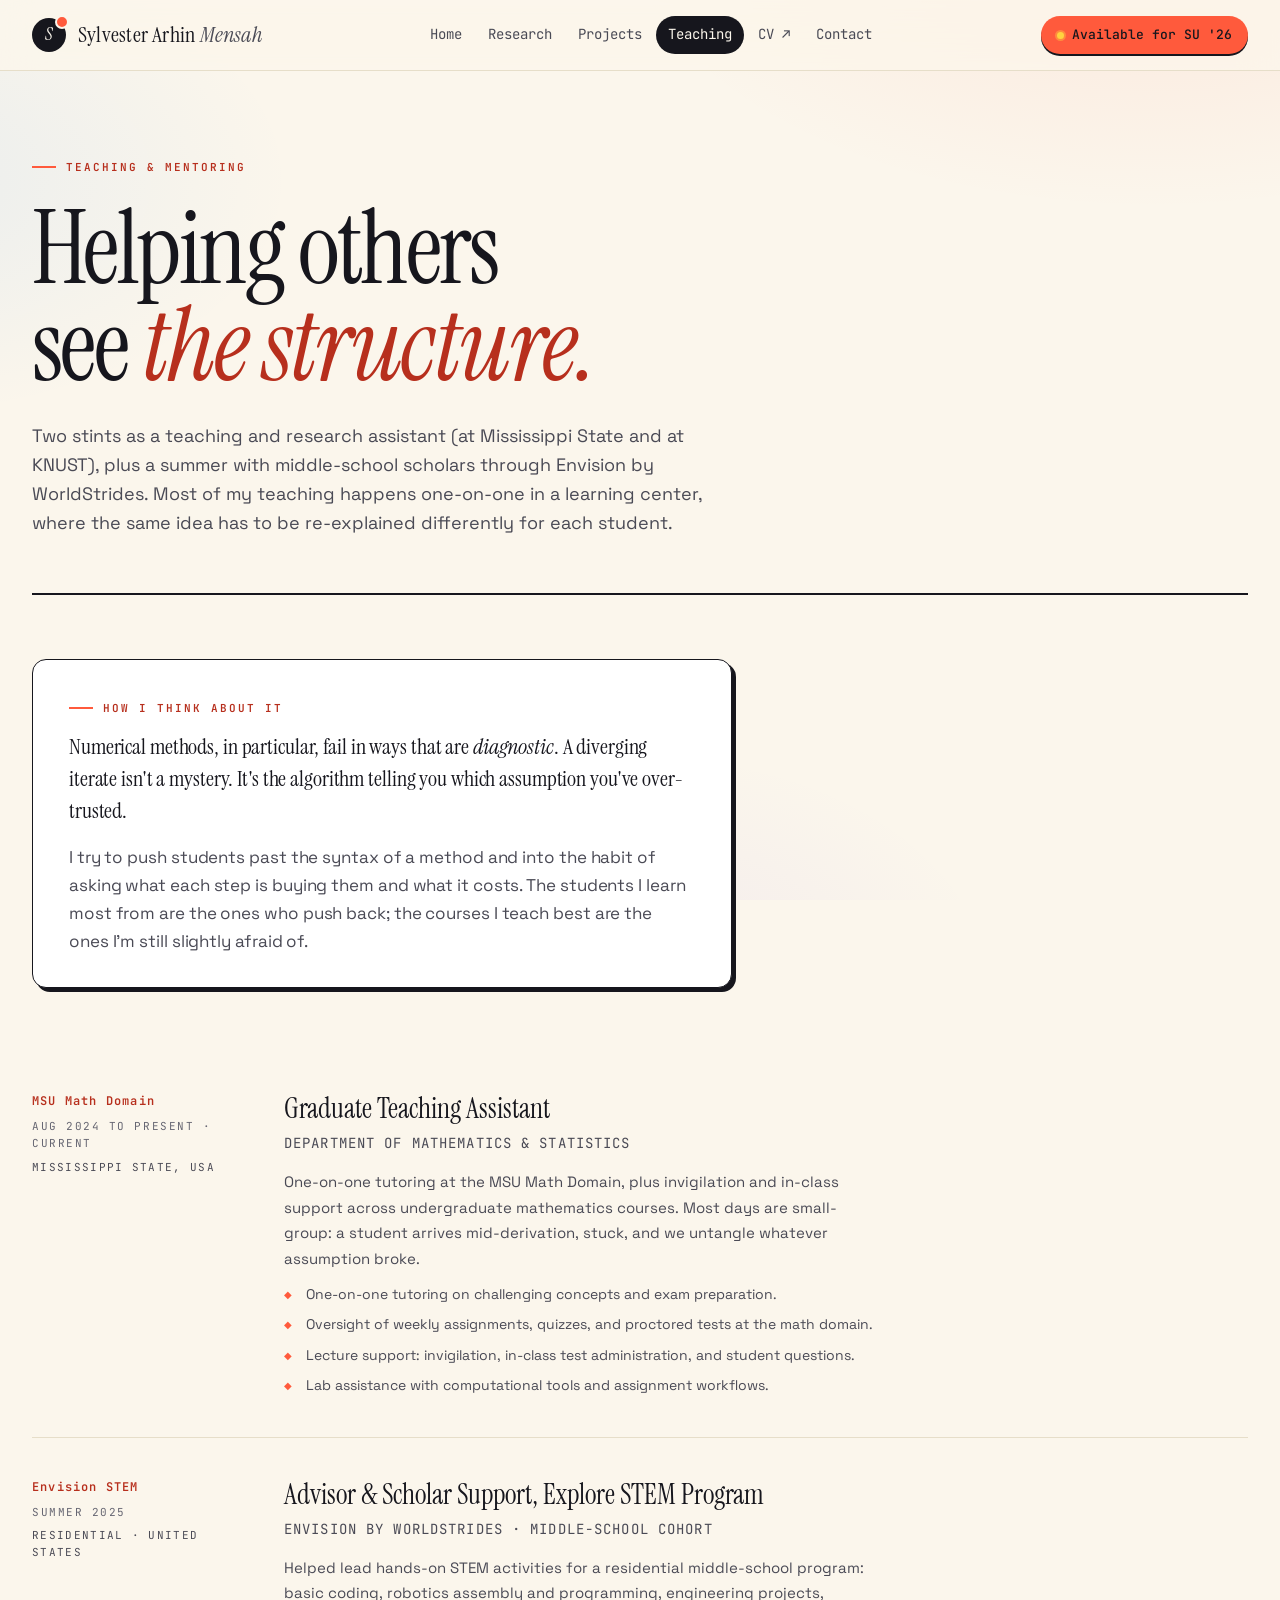
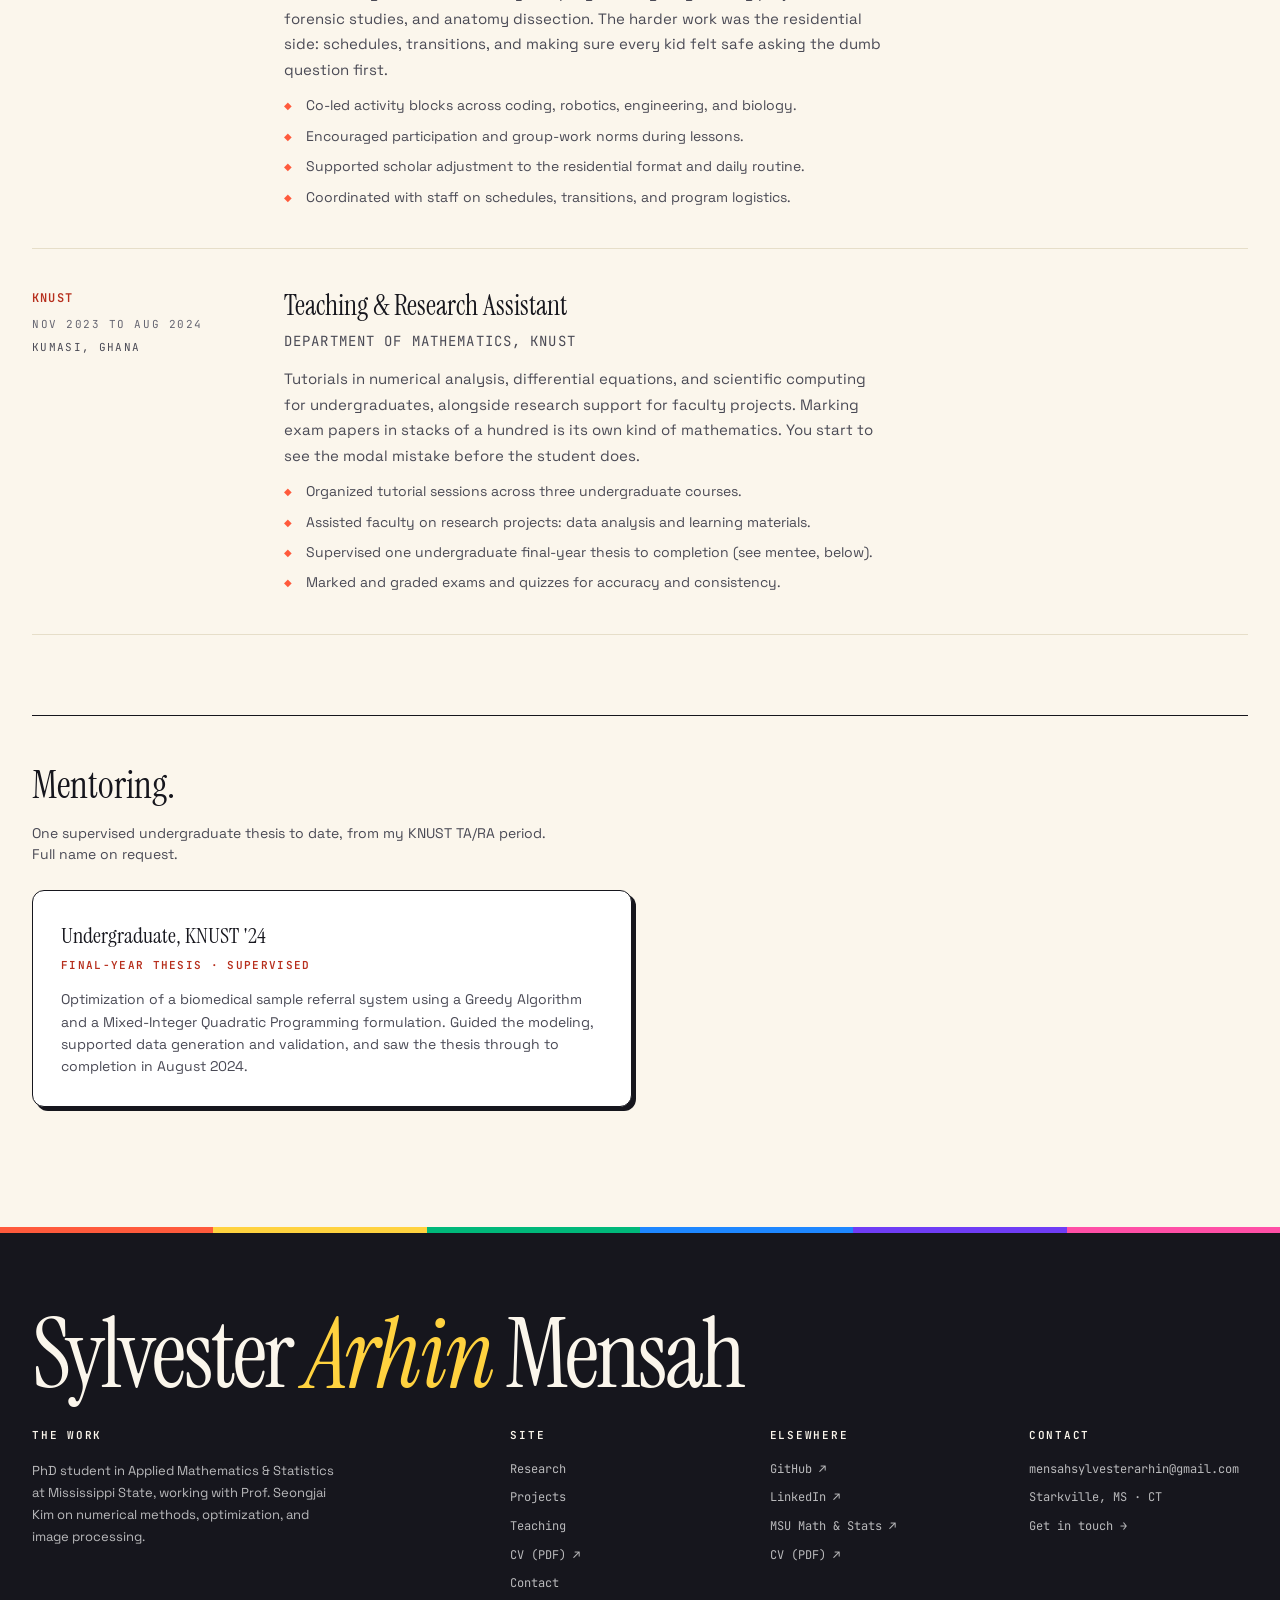
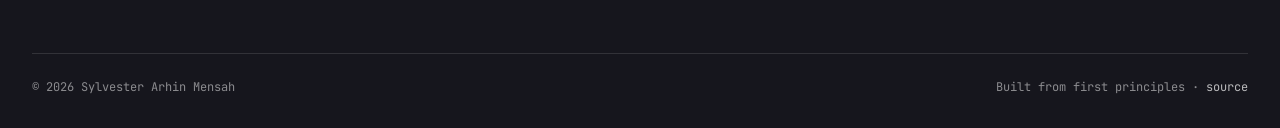
<file: teaching.html>
<!doctype html>
<html lang="en">
<head>
<meta charset="utf-8" />
<meta name="viewport" content="width=device-width,initial-scale=1" />
<title>Teaching · Sylvester Arhin Mensah</title>
<meta name="description" content="Teaching, tutoring, and mentoring at Mississippi State, Envision STEM, and KNUST, by Sylvester Arhin Mensah." />
<link rel="canonical" href="https://governor6191.github.io/teaching.html" />

<!-- Open Graph + Twitter -->
<meta property="og:type" content="website" />
<meta property="og:site_name" content="Sylvester Arhin Mensah" />
<meta property="og:title" content="Teaching · Sylvester Arhin Mensah" />
<meta property="og:description" content="Teaching, tutoring, and mentoring at Mississippi State, Envision STEM, and KNUST." />
<meta property="og:url" content="https://governor6191.github.io/teaching.html" />
<meta property="og:image" content="https://governor6191.github.io/og/og-image.png" />
<meta property="og:image:width" content="1200" />
<meta property="og:image:height" content="720" />
<meta property="og:image:type" content="image/png" />
<meta property="og:image:alt" content="Sylvester Arhin Mensah. Mathematics for systems in motion. PhD · Mississippi State University." />
<meta name="twitter:card" content="summary_large_image" />
<meta name="twitter:title" content="Teaching · Sylvester Arhin Mensah" />
<meta name="twitter:description" content="Teaching, tutoring, and mentoring at Mississippi State, Envision STEM, and KNUST." />
<meta name="twitter:image" content="https://governor6191.github.io/og/og-image.png" />
<meta name="twitter:image:alt" content="Sylvester Arhin Mensah. Mathematics for systems in motion. PhD · Mississippi State University." />

<link rel="stylesheet" href="shared.css" />
<style>
  .philosophy {
    margin: 0 0 64px;
    padding: 32px 36px;
    background: var(--bg-2);
    border: 1.5px solid var(--ink);
    border-radius: 14px;
    box-shadow: 4px 4px 0 var(--ink);
    max-width: 70ch;
  }
  .philosophy .eyebrow { margin-bottom: 14px; }
  .philosophy p {
    font-family: var(--serif);
    font-size: 22px;
    line-height: 1.45;
    color: var(--ink);
    letter-spacing: -0.005em;
  }
  .philosophy p + p { margin-top: 16px; font-size: 17px; color: var(--ink-2); font-family: var(--sans); line-height: 1.65; }

  .course {
    display: grid;
    grid-template-columns: 220px 1fr;
    gap: 32px;
    padding: 40px 0;
    border-bottom: 1px solid var(--rule);
  }
  .course .code {
    font-family: var(--mono); font-size: 12px;
    color: var(--accent-text);
    margin-bottom: 8px;
    letter-spacing: 0.1em;
    font-weight: 600;
  }
  .course .term {
    font-family: var(--mono); font-size: 11px;
    color: var(--ink-3);
    text-transform: uppercase; letter-spacing: 0.14em;
    margin-bottom: 6px;
  }
  .course .place {
    font-family: var(--mono); font-size: 11px;
    color: var(--ink-2);
    text-transform: uppercase; letter-spacing: 0.12em;
  }
  .course h3 {
    font-family: var(--serif); font-weight: 400; font-size: 28px;
    line-height: 1.2;
    margin-bottom: 8px;
  }
  .course .role-line {
    color: var(--ink-2);
    font-size: 14px;
    margin-bottom: 14px;
    font-family: var(--mono);
    text-transform: uppercase;
    letter-spacing: 0.08em;
  }
  .course p {
    color: var(--ink-2);
    font-size: 15px;
    line-height: 1.7;
    max-width: 60ch;
    margin-bottom: 12px;
  }
  .course ul {
    list-style: none;
    padding: 0;
    margin: 8px 0 0;
    display: flex;
    flex-direction: column;
    gap: 8px;
    max-width: 60ch;
  }
  .course ul li {
    position: relative;
    padding-left: 22px;
    font-size: 14px;
    line-height: 1.6;
    color: var(--ink-2);
  }
  .course ul li::before {
    content: '◆';
    position: absolute;
    left: 0;
    color: var(--accent);
    font-size: 10px;
    top: 4px;
  }

  .mentoring {
    margin-top: 80px; padding-top: 40px;
    border-top: 1.5px solid var(--ink);
  }
  .mentoring h2 {
    font-family: var(--serif); font-weight: 400; font-size: 38px;
    margin-bottom: 8px;
  }
  .mentoring .lede-small {
    color: var(--ink-2);
    font-size: 14px;
    margin-bottom: 24px;
    max-width: 60ch;
  }
  .mentee {
    padding: 28px;
    border: 1.5px solid var(--ink);
    border-radius: 12px;
    background: var(--bg-2);
    box-shadow: 4px 4px 0 var(--ink);
    max-width: 60ch;
  }
  .mentee .name {
    font-family: var(--serif); font-size: 22px;
    margin-bottom: 4px;
  }
  .mentee .what {
    font-family: var(--mono); font-size: 11px;
    text-transform: uppercase; letter-spacing: 0.12em;
    color: var(--accent-text);
    margin-bottom: 14px;
    font-weight: 600;
  }
  .mentee p { color: var(--ink-2); font-size: 14px; line-height: 1.6; }

  @media (max-width: 860px) {
    .course { grid-template-columns: 1fr; gap: 16px; }
  }
</style>
</head>
<body data-page="teaching">
<div id="nav-mount"></div>

<main class="wrap">

  <div class="page-hero">
    <div class="eyebrow">Teaching &amp; mentoring</div>
    <h1>Helping others<br/>see <em>the structure.</em></h1>
    <p class="lede">
      Two stints as a teaching and research assistant (at Mississippi
      State and at KNUST), plus a summer with middle-school scholars
      through Envision by WorldStrides. Most of my teaching happens
      one-on-one in a learning center, where the same idea has to be
      re-explained differently for each student.
    </p>
  </div>

  <div class="philosophy">
    <div class="eyebrow">How I think about it</div>
    <p>
      Numerical methods, in particular, fail in ways that are <em>diagnostic</em>.
      A diverging iterate isn't a mystery. It's the algorithm telling you
      which assumption you've over-trusted.
    </p>
    <p>
      I try to push students past the syntax of a method and into the habit
      of asking what each step is buying them and what it costs. The
      students I learn most from are the ones who push back; the courses
      I teach best are the ones I'm still slightly afraid of.
    </p>
  </div>

  <section>

    <article class="course">
      <div>
        <div class="code">MSU Math Domain</div>
        <div class="term">Aug 2024 to present · current</div>
        <div class="place">Mississippi State, USA</div>
      </div>
      <div>
        <h3>Graduate Teaching Assistant</h3>
        <div class="role-line">Department of Mathematics &amp; Statistics</div>
        <p>
          One-on-one tutoring at the MSU Math Domain, plus invigilation
          and in-class support across undergraduate mathematics courses.
          Most days are small-group: a student arrives mid-derivation,
          stuck, and we untangle whatever assumption broke.
        </p>
        <ul>
          <li>One-on-one tutoring on challenging concepts and exam preparation.</li>
          <li>Oversight of weekly assignments, quizzes, and proctored tests at the math domain.</li>
          <li>Lecture support: invigilation, in-class test administration, and student questions.</li>
          <li>Lab assistance with computational tools and assignment workflows.</li>
        </ul>
      </div>
    </article>

    <article class="course">
      <div>
        <div class="code">Envision STEM</div>
        <div class="term">Summer 2025</div>
        <div class="place">Residential · United States</div>
      </div>
      <div>
        <h3>Advisor &amp; Scholar Support, Explore STEM Program</h3>
        <div class="role-line">Envision by WorldStrides · middle-school cohort</div>
        <p>
          Helped lead hands-on STEM activities for a residential
          middle-school program: basic coding, robotics assembly and
          programming, engineering projects, forensic studies, and
          anatomy dissection. The harder work was the residential side:
          schedules, transitions, and making sure every kid felt safe
          asking the dumb question first.
        </p>
        <ul>
          <li>Co-led activity blocks across coding, robotics, engineering, and biology.</li>
          <li>Encouraged participation and group-work norms during lessons.</li>
          <li>Supported scholar adjustment to the residential format and daily routine.</li>
          <li>Coordinated with staff on schedules, transitions, and program logistics.</li>
        </ul>
      </div>
    </article>

    <article class="course">
      <div>
        <div class="code">KNUST</div>
        <div class="term">Nov 2023 to Aug 2024</div>
        <div class="place">Kumasi, Ghana</div>
      </div>
      <div>
        <h3>Teaching &amp; Research Assistant</h3>
        <div class="role-line">Department of Mathematics, KNUST</div>
        <p>
          Tutorials in numerical analysis, differential equations, and
          scientific computing for undergraduates, alongside research
          support for faculty projects. Marking exam papers in stacks of
          a hundred is its own kind of mathematics. You start to see
          the modal mistake before the student does.
        </p>
        <ul>
          <li>Organized tutorial sessions across three undergraduate courses.</li>
          <li>Assisted faculty on research projects: data analysis and learning materials.</li>
          <li>Supervised one undergraduate final-year thesis to completion (see mentee, below).</li>
          <li>Marked and graded exams and quizzes for accuracy and consistency.</li>
        </ul>
      </div>
    </article>

  </section>

  <section class="mentoring">
    <h2>Mentoring.</h2>
    <p class="lede-small">
      One supervised undergraduate thesis to date, from my KNUST TA/RA
      period. Full name on request.
    </p>
    <div class="mentee">
      <div class="name">Undergraduate, KNUST '24</div>
      <div class="what">Final-year thesis · supervised</div>
      <p>
        Optimization of a biomedical sample referral system using a Greedy
        Algorithm and a Mixed-Integer Quadratic Programming formulation.
        Guided the modeling, supported data generation and validation,
        and saw the thesis through to completion in August 2024.
      </p>
    </div>
  </section>

</main>

<div id="foot-mount"></div>
<script src="chrome.js"></script>
</body>
</html>
</file>
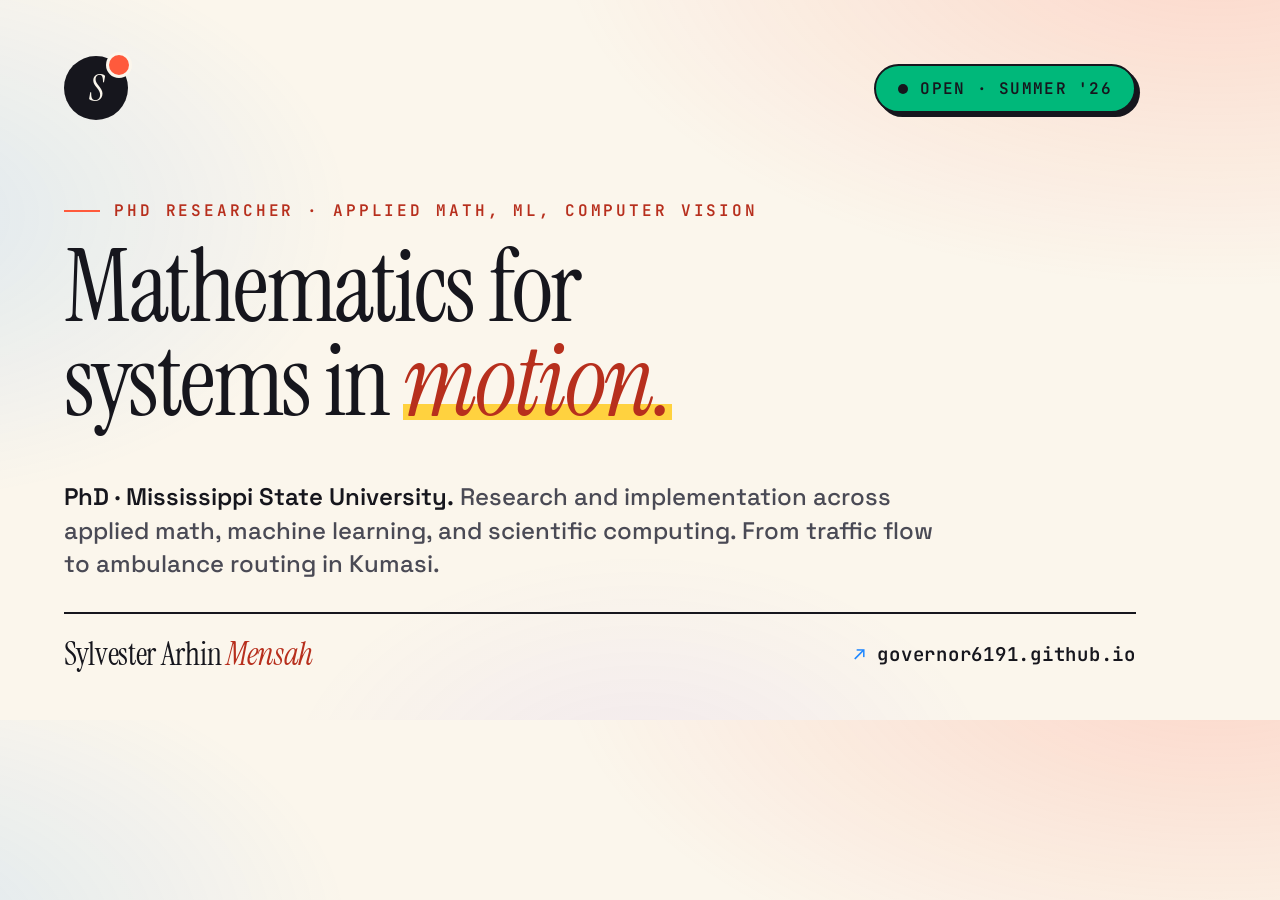
<file: og/og-card.html>
<!doctype html>
<html lang="en">
<head>
<meta charset="utf-8" />
<title>OG card · Sylvester Arhin Mensah</title>
<link href="https://fonts.googleapis.com/css2?family=Instrument+Serif:ital@0;1&family=Space+Grotesk:wght@400;500;600&family=JetBrains+Mono:wght@500;600&display=swap" rel="stylesheet" />
<style>
  /* ============================================================
     OG card. 1200x720, rendered via Chrome headless.
     1200x720 (5:3) accommodates Chrome's ~100px viewport reserve
     while landing in LinkedIn / Twitter / Facebook spec ranges.
     Absolute positioning so the layout is pixel-deterministic.
     ============================================================ */
  * { box-sizing: border-box; margin: 0; padding: 0; }
  html, body { margin: 0; padding: 0; }
  body {
    width: 1200px; height: 720px;
    background:
      radial-gradient(1100px 600px at 95% -10%, rgba(255,90,60,0.20), transparent 60%),
      radial-gradient(800px 480px at -10% 30%, rgba(30,135,255,0.13), transparent 60%),
      radial-gradient(600px 400px at 50% 110%, rgba(111,61,245,0.07), transparent 60%),
      #fbf6ec;
    color: #16161d;
    font-family: 'Space Grotesk', system-ui, sans-serif;
    position: relative;
    overflow: hidden;
  }

  /* ===== top row ===== */
  .mark {
    position: absolute; top: 56px; left: 64px;
    width: 64px; height: 64px;
    border-radius: 50%;
    background: #16161d;
    color: #fbf6ec;
    display: grid; place-items: center;
    font-family: 'Instrument Serif', serif;
    font-style: italic;
    font-size: 36px;
  }
  .mark::after {
    content: '';
    position: absolute;
    width: 20px; height: 20px;
    background: #ff5a3c;
    border-radius: 50%;
    top: -4px; right: -4px;
    border: 3px solid #fbf6ec;
  }
  .status {
    position: absolute; top: 64px; right: 64px;
    display: inline-flex; align-items: center; gap: 12px;
    padding: 12px 22px;
    border: 2px solid #16161d;
    border-radius: 999px;
    background: #00b87a;
    box-shadow: 4px 4px 0 #16161d;
    font-family: 'JetBrains Mono', monospace;
    font-size: 16px;
    font-weight: 600;
    color: #16161d;
    text-transform: uppercase;
    letter-spacing: 0.08em;
  }
  .status .dot {
    width: 10px; height: 10px;
    border-radius: 50%;
    background: #16161d;
  }

  /* ===== main ===== */
  .eyebrow {
    position: absolute; top: 200px; left: 64px;
    font-family: 'JetBrains Mono', monospace;
    font-size: 16px;
    font-weight: 600;
    text-transform: uppercase;
    letter-spacing: 0.18em;
    color: #b72f1d;
    display: inline-flex; align-items: center; gap: 14px;
  }
  .eyebrow::before {
    content: '';
    width: 36px; height: 2px;
    background: #ff5a3c;
  }
  h1 {
    position: absolute; top: 240px; left: 64px; right: 64px;
    font-family: 'Instrument Serif', serif;
    font-weight: 400;
    font-size: 100px;
    line-height: 0.94;
    letter-spacing: -0.025em;
    color: #16161d;
  }
  h1 em {
    font-style: italic;
    color: #b72f1d;
    position: relative;
    display: inline-block;
  }
  h1 em::after {
    content: '';
    position: absolute;
    left: 0; right: 0; bottom: 0.08em;
    height: 0.16em;
    background: #ffd23f;
    z-index: -1;
  }
  .tagline {
    position: absolute; top: 480px; left: 64px; right: 64px;
    font-family: 'Space Grotesk', sans-serif;
    font-size: 24px;
    font-weight: 500;
    line-height: 1.4;
    color: #4a4a55;
    max-width: 880px;
  }
  .tagline b { color: #16161d; font-weight: 600; }

  /* ===== bot ===== */
  .bot-rule {
    position: absolute; left: 64px; right: 64px; top: 612px;
    height: 2px;
    background: #16161d;
  }
  .author {
    position: absolute; top: 638px; left: 64px;
    font-family: 'Instrument Serif', serif;
    font-size: 32px;
    line-height: 1;
    color: #16161d;
    letter-spacing: -0.01em;
  }
  .author em { font-style: italic; color: #b72f1d; }
  .url {
    position: absolute; top: 645px; right: 64px;
    font-family: 'JetBrains Mono', monospace;
    font-size: 19px;
    line-height: 1;
    font-weight: 600;
    color: #16161d;
    letter-spacing: 0.04em;
  }
  .url::before {
    content: '↗ ';
    color: #1e87ff;
  }
</style>
</head>
<body>

  <div class="mark">S</div>
  <div class="status"><span class="dot"></span>Open &middot; Summer '26</div>

  <div class="eyebrow">PhD researcher &middot; Applied math, ML, computer vision</div>
  <h1>Mathematics for<br/>systems in <em>motion.</em></h1>
  <p class="tagline">
    <b>PhD &middot; Mississippi State University.</b>
    Research and implementation across applied math, machine learning,
    and scientific computing. From traffic flow to ambulance routing in Kumasi.
  </p>

  <div class="bot-rule"></div>
  <div class="author">Sylvester Arhin <em>Mensah</em></div>
  <div class="url">governor6191.github.io</div>

</body>
</html>
</file>
<file: shared.css>
/* ============================================================
   Sylvester Arhin Mensah — Portfolio
   BRIGHT edition — cream + ink + electric accents
   ============================================================ */

@import url('https://fonts.googleapis.com/css2?family=Instrument+Serif:ital@0;1&family=Space+Grotesk:wght@300;400;500;600;700&family=JetBrains+Mono:wght@400;500;600&display=swap');

:root {
  /* warm cream base, near-black ink, vivid accents */
  --bg: #fbf6ec;            /* warm cream */
  --bg-2: #ffffff;          /* paper white for cards */
  --bg-3: #f3ecdc;          /* warmer cream for alt sections */
  --bg-ink: #16161d;        /* deep ink for inverted sections */
  --ink: #16161d;           /* near-black, slight warmth */
  --ink-2: #4a4a55;
  --ink-3: #666672;
  --rule: #e6dec9;
  --rule-2: #cbc1a6;

  /* loud, saturated accents — high chroma */
  --accent:    #ff5a3c;    /* electric coral */
  --accent-2:  #1e87ff;    /* vivid blue */
  --accent-3:  #ffd23f;    /* sunshine yellow */
  --accent-4:  #00b87a;    /* emerald */
  --accent-5:  #6f3df5;    /* royal violet */
  --accent-6:  #ff4fa6;    /* hot pink */
  --accent-text: #b72f1d;  /* AA-safe coral for text on cream */
  --accent-2-text: #075fa8; /* AA-safe blue for text on cream */
  --accent-4-text: #006b4f; /* AA-safe emerald for text on cream */

  --serif: 'Instrument Serif', 'Times New Roman', serif;
  --sans: 'Space Grotesk', system-ui, sans-serif;
  --mono: 'JetBrains Mono', ui-monospace, monospace;

  --maxw: 1280px;
  --gutter: 32px;
}

* { box-sizing: border-box; margin: 0; padding: 0; }

html, body {
  background: var(--bg);
  color: var(--ink);
  font-family: var(--sans);
  font-size: 16px;
  line-height: 1.55;
  -webkit-font-smoothing: antialiased;
  text-rendering: optimizeLegibility;
}

html { scroll-padding-top: 96px; scroll-behavior: smooth; }

body {
  min-height: 100vh;
  background:
    radial-gradient(900px 500px at 90% -10%, rgba(255,90,60,0.10), transparent 60%),
    radial-gradient(700px 400px at -10% 20%, rgba(30,135,255,0.08), transparent 60%),
    radial-gradient(600px 400px at 50% 110%, rgba(111,61,245,0.06), transparent 60%),
    var(--bg);
  background-attachment: fixed;
}

a { color: inherit; text-decoration: none; }
img { max-width: 100%; display: block; }

a:focus-visible,
button:focus-visible,
input:focus-visible,
select:focus-visible,
textarea:focus-visible {
  outline: 3px solid var(--accent-2);
  outline-offset: 3px;
}

::selection { background: var(--accent-3); color: var(--ink); }

/* ===== chrome ===== */

.site-nav {
  position: sticky; top: 0; z-index: 50;
  backdrop-filter: blur(18px) saturate(1.4);
  -webkit-backdrop-filter: blur(18px) saturate(1.4);
  background: rgba(251, 246, 236, 0.78);
  border-bottom: 1px solid var(--rule);
  overflow: visible;
}
.site-nav-inner {
  max-width: var(--maxw);
  margin: 0 auto;
  padding: 16px var(--gutter);
  display: flex; align-items: center; justify-content: space-between;
  gap: 24px;
  position: relative;
}
.brand {
  display: flex; align-items: center; gap: 12px;
  font-family: var(--serif);
  font-size: 22px;
  letter-spacing: 0.01em;
  white-space: nowrap;
  flex-shrink: 0;
}
.brand > span:last-child { white-space: nowrap; }
.brand-name { white-space: nowrap; }
.brand-mark {
  width: 34px; height: 34px;
  border-radius: 50%;
  display: grid; place-items: center;
  font-family: var(--serif);
  font-style: italic;
  font-size: 18px;
  color: var(--bg);
  background: var(--ink);
  position: relative;
}
.brand-mark::after {
  content: '';
  position: absolute; right: -3px; top: -3px;
  width: 10px; height: 10px;
  border-radius: 50%;
  background: var(--accent);
  border: 2px solid var(--bg);
}
.brand em { font-style: italic; color: var(--ink-2); }

.nav-links {
  display: flex; align-items: center; gap: 2px;
  font-size: 14px;
  font-family: var(--mono);
}
.nav-links a {
  padding: 8px 12px;
  color: var(--ink-2);
  border-radius: 999px;
  transition: color .15s, background .15s;
  position: relative;
}
.nav-links a:hover { color: var(--ink); background: var(--bg-3); }
.nav-links a.active {
  color: var(--ink);
  background: var(--ink);
  color: var(--bg);
}

.nav-toggle {
  display: none;
  width: 42px; height: 42px;
  border-radius: 999px;
  border: 1.5px solid var(--ink);
  background: var(--bg-2);
  box-shadow: 2px 2px 0 var(--ink);
  cursor: pointer;
  align-items: center;
  justify-content: center;
  flex-direction: column;
  gap: 4px;
}
.nav-toggle span {
  width: 16px; height: 2px;
  background: var(--ink);
  border-radius: 999px;
  transition: transform .15s, opacity .15s;
}
.site-nav.is-open .nav-toggle span:nth-child(1) { transform: translateY(6px) rotate(45deg); }
.site-nav.is-open .nav-toggle span:nth-child(2) { opacity: 0; }
.site-nav.is-open .nav-toggle span:nth-child(3) { transform: translateY(-6px) rotate(-45deg); }

.nav-cta {
  font-family: var(--mono);
  font-size: 13px;
  font-weight: 500;
  padding: 9px 16px;
  background: var(--accent);
  color: var(--ink);
  border-radius: 999px;
  display: inline-flex; align-items: center; gap: 8px;
  transition: transform .15s, box-shadow .15s, background .15s;
  box-shadow: 0 2px 0 var(--ink);
}
.nav-cta:hover { transform: translate(-1px, -1px); box-shadow: 3px 3px 0 var(--ink); background: var(--accent-6); }
.nav-cta .dot {
  width: 7px; height: 7px; background: var(--accent-3); border-radius: 50%;
  box-shadow: 0 0 0 2px rgba(255,210,63,0.4);
}

/* ===== layout helpers ===== */

.wrap {
  max-width: var(--maxw);
  margin: 0 auto;
  padding: 0 var(--gutter);
}

.eyebrow {
  font-family: var(--mono);
  font-size: 11px;
  letter-spacing: 0.18em;
  text-transform: uppercase;
  color: var(--accent-text);
  display: inline-flex; align-items: center; gap: 10px;
  font-weight: 600;
}
.eyebrow::before {
  content: '';
  width: 24px; height: 2px; background: var(--accent);
}

.section-title {
  font-family: var(--serif);
  font-weight: 400;
  font-size: clamp(36px, 5vw, 64px);
  line-height: 1.0;
  letter-spacing: -0.02em;
  color: var(--ink);
}
.section-title em {
  color: var(--accent-text);
  font-style: italic;
  position: relative;
}

/* highlight marker style for em words in titles — high specificity to beat .section-title em */
.hl-yellow,
.section-title em.hl-yellow { background: var(--accent-3); color: var(--ink); padding: 0 0.12em; box-decoration-break: clone; -webkit-box-decoration-break: clone; }
.hl-coral,
.section-title em.hl-coral  { background: var(--accent); color: var(--ink); padding: 0 0.12em; box-decoration-break: clone; -webkit-box-decoration-break: clone; }
.hl-blue,
.section-title em.hl-blue   { background: var(--accent-2); color: var(--bg); padding: 0 0.12em; box-decoration-break: clone; -webkit-box-decoration-break: clone; }

/* ===== footer ===== */

.site-foot {
  background: var(--bg-ink);
  color: var(--bg);
  margin-top: 120px;
  padding: 80px 0 32px;
  font-family: var(--mono);
  font-size: 12px;
  position: relative;
  overflow: hidden;
}
.site-foot::before {
  content: '';
  position: absolute; top: 0; left: 0; right: 0;
  height: 6px;
  background: linear-gradient(90deg,
    var(--accent) 0 16.66%,
    var(--accent-3) 16.66% 33.33%,
    var(--accent-4) 33.33% 50%,
    var(--accent-2) 50% 66.66%,
    var(--accent-5) 66.66% 83.33%,
    var(--accent-6) 83.33% 100%);
}
.foot-grid {
  display: grid;
  grid-template-columns: 2fr 1fr 1fr 1fr;
  gap: 40px;
  margin-bottom: 60px;
  color: rgba(255,255,255,0.7);
}
.site-foot a { color: rgba(255,255,255,0.7); }
.site-foot a:hover { color: var(--accent-3); }
.foot-grid h5 {
  color: var(--bg);
  font-weight: 600;
  text-transform: uppercase;
  letter-spacing: 0.16em;
  font-size: 11px;
  margin-bottom: 16px;
}
.foot-grid ul { list-style: none; display: flex; flex-direction: column; gap: 10px; }
.foot-bar {
  display: flex; justify-content: space-between; align-items: center;
  padding-top: 24px;
  border-top: 1px solid rgba(255,255,255,0.12);
  color: rgba(255,255,255,0.5);
}
.foot-name {
  font-family: var(--serif);
  font-size: 96px;
  line-height: 1;
  color: var(--bg);
  margin-bottom: 24px;
  letter-spacing: -0.03em;
}
.foot-name em { color: var(--accent-3); font-style: italic; }

/* ===== utility ===== */

.rule { height: 1px; background: var(--rule); border: 0; }
.dot-sep { color: var(--ink-3); padding: 0 8px; }

.tag {
  display: inline-block;
  font-family: var(--mono);
  font-size: 10px;
  font-weight: 600;
  text-transform: uppercase;
  letter-spacing: 0.12em;
  padding: 5px 10px;
  border-radius: 4px;
  color: var(--ink);
  background: var(--bg-3);
  border: 1px solid var(--rule-2);
}
.tag.accent { color: var(--ink); background: var(--accent); border-color: var(--accent); }
.tag.blue   { color: var(--ink); background: var(--accent-2); border-color: var(--accent-2); }
.tag.yellow { color: var(--ink); background: var(--accent-3); border-color: var(--accent-3); }
.tag.green  { color: var(--ink); background: var(--accent-4); border-color: var(--accent-4); }
.tag.violet { color: var(--bg); background: var(--accent-5); border-color: var(--accent-5); }
.tag.pink   { color: var(--ink); background: var(--accent-6); border-color: var(--accent-6); }
.tag.mint   { color: var(--ink); background: rgba(0, 184, 122, 0.18); border-color: var(--accent-4); }
.tag.amber  { color: var(--ink); background: var(--accent-3); border-color: var(--accent-3); }

.btn {
  display: inline-flex; align-items: center; gap: 10px;
  font-family: var(--mono);
  font-size: 13px;
  font-weight: 500;
  padding: 12px 22px;
  border-radius: 999px;
  border: 1.5px solid var(--ink);
  background: var(--bg-2);
  color: var(--ink);
  cursor: pointer;
  transition: all .15s;
  box-shadow: 2px 2px 0 var(--ink);
}
.btn:hover { transform: translate(-1px, -1px); box-shadow: 3px 3px 0 var(--ink); }
.btn:active { transform: translate(1px, 1px); box-shadow: 0 0 0 var(--ink); }
.btn.primary {
  background: var(--ink);
  color: var(--bg);
}
.btn.primary:hover { background: var(--accent); color: var(--ink); border-color: var(--accent); box-shadow: 3px 3px 0 var(--ink); }
.btn.coral { background: var(--accent); color: var(--ink); border-color: var(--ink); }
.btn.yellow { background: var(--accent-3); color: var(--ink); border-color: var(--ink); }
.btn.ghost { background: transparent; box-shadow: none; }
.btn.ghost:hover { box-shadow: 2px 2px 0 var(--ink); }

.placeholder-img {
  position: relative;
  background:
    repeating-linear-gradient(135deg, rgba(22,22,29,0.06) 0 12px, transparent 12px 24px),
    var(--bg-3);
  border: 1.5px solid var(--ink);
  border-radius: 8px;
  display: grid; place-items: center;
  font-family: var(--mono);
  font-size: 11px;
  font-weight: 600;
  letter-spacing: 0.12em;
  text-transform: uppercase;
  color: var(--ink-2);
  overflow: hidden;
}
.placeholder-img::before {
  content: '';
  position: absolute; inset: 12px;
  border: 1px dashed var(--rule-2);
  pointer-events: none;
}

/* ===== card primitives ===== */

.card {
  background: var(--bg-2);
  border: 1.5px solid var(--ink);
  border-radius: 14px;
  padding: 24px;
  box-shadow: 4px 4px 0 var(--ink);
  transition: transform .2s, box-shadow .2s;
}
.card:hover { transform: translate(-2px, -2px); box-shadow: 6px 6px 0 var(--ink); }

/* ===== page hero (used on inner pages) ===== */

.page-hero {
  padding: 80px 0 56px;
  border-bottom: 2px solid var(--ink);
  margin-bottom: 64px;
  position: relative;
}
.page-hero .eyebrow { margin-bottom: 24px; }
.page-hero h1 {
  font-family: var(--serif);
  font-weight: 400;
  font-size: clamp(56px, 8vw, 112px);
  line-height: 0.95;
  letter-spacing: -0.025em;
  margin-bottom: 28px;
  color: var(--ink);
}
.page-hero h1 em { color: var(--accent-text); font-style: italic; }
.page-hero .lede {
  font-size: 18px;
  color: var(--ink-2);
  max-width: 60ch;
  line-height: 1.6;
}

/* responsive */
@media (max-width: 1180px) {
  .nav-links { gap: 0; font-size: 13px; }
  .nav-links a { padding: 8px 8px; }
  .nav-cta { font-size: 12px; padding: 7px 12px; }
}
@media (max-width: 1040px) {
  .nav-toggle { display: inline-flex; margin-left: auto; }
  .nav-links {
    display: none;
    position: absolute;
    top: calc(100% + 10px);
    left: var(--gutter);
    right: var(--gutter);
    flex-direction: column;
    align-items: stretch;
    gap: 6px;
    padding: 10px;
    background: rgba(251, 246, 236, 0.96);
    border: 1.5px solid var(--ink);
    border-radius: 14px;
    box-shadow: 4px 4px 0 var(--ink);
  }
  .site-nav.is-open .nav-links { display: flex; }
  .nav-links a { padding: 10px 12px; }
}
@media (max-width: 860px) {
  .nav-cta .cta-label { display: none; }
  .foot-grid { grid-template-columns: 1fr 1fr; }
  .foot-name { font-size: 56px; }
}
@media (max-width: 640px) {
  :root { --gutter: 20px; }
  .site-nav-inner { gap: 12px; }
}
@media (max-width: 540px) {
  .brand-name { display: none; }
}

@media (prefers-reduced-motion: reduce) {
  *,
  *::before,
  *::after {
    animation-duration: 0.001ms !important;
    animation-iteration-count: 1 !important;
    scroll-behavior: auto !important;
    transition-duration: 0.001ms !important;
  }
}
</file>
